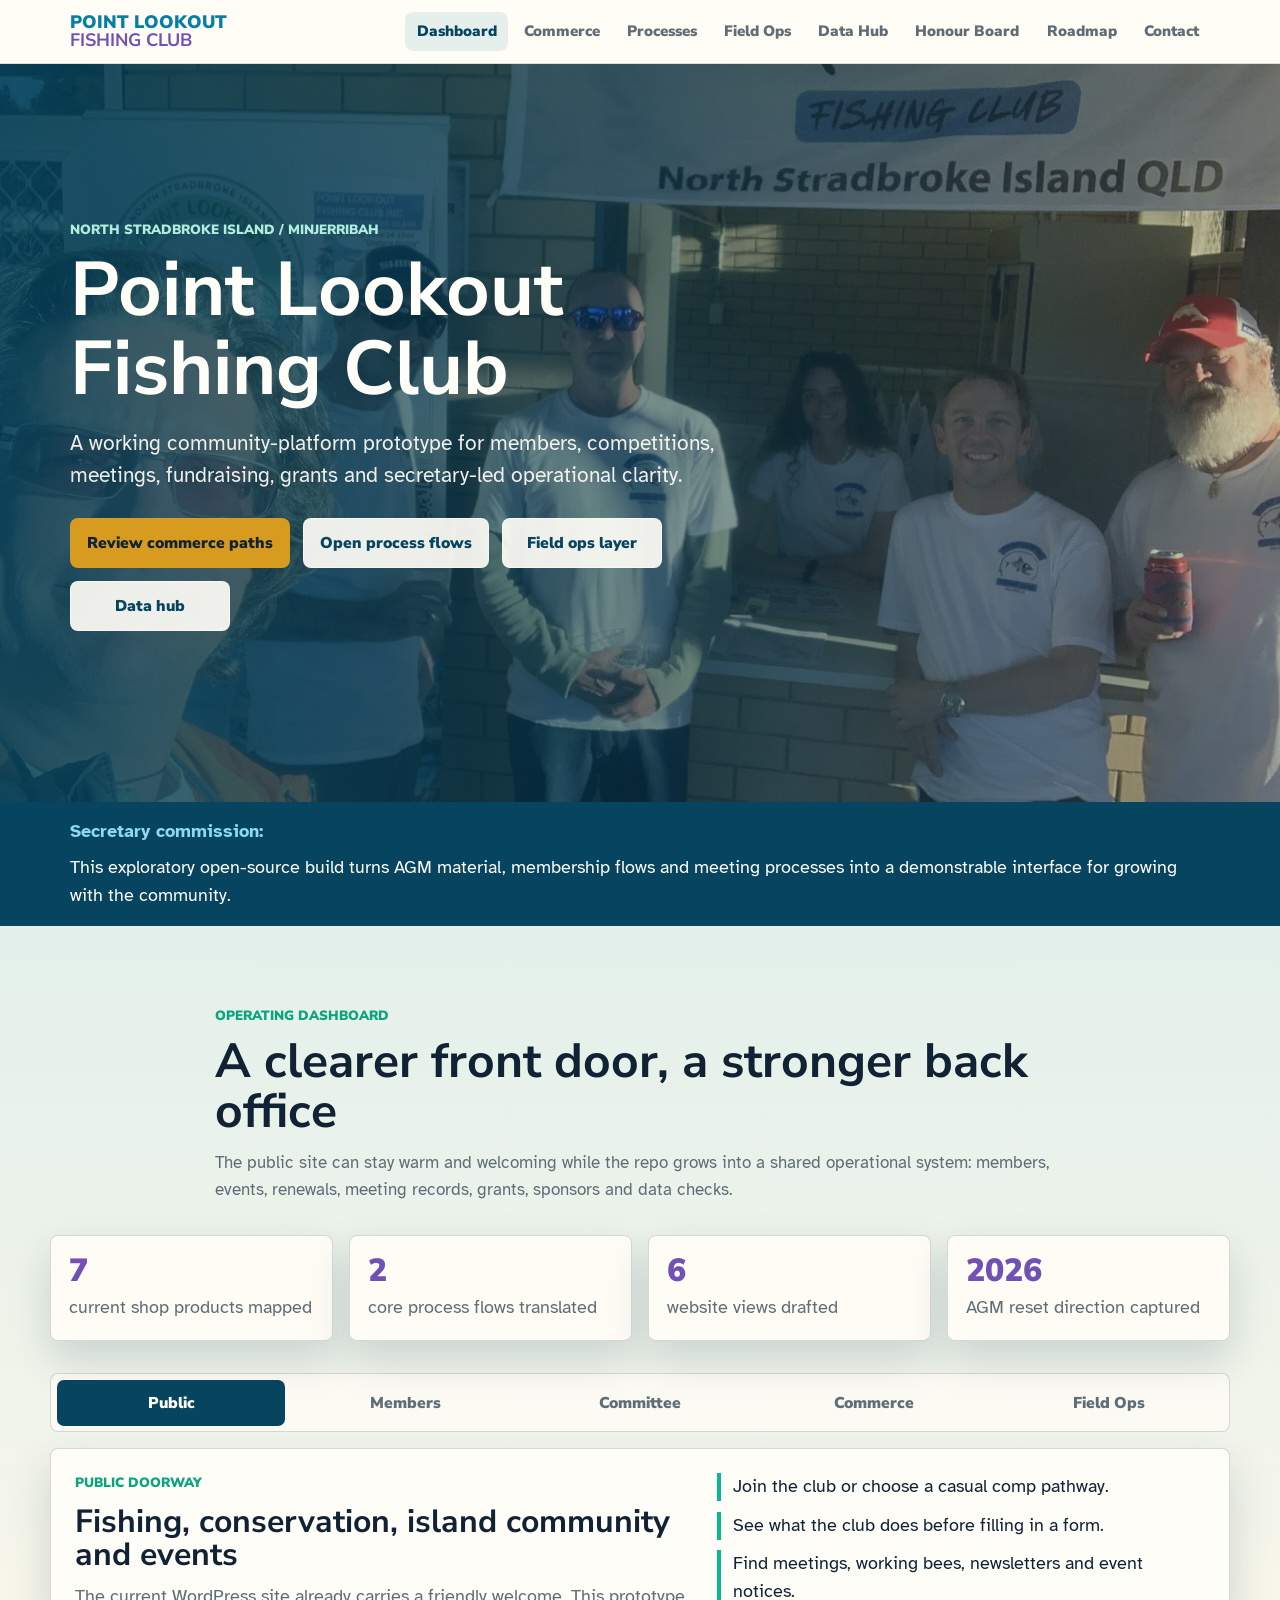
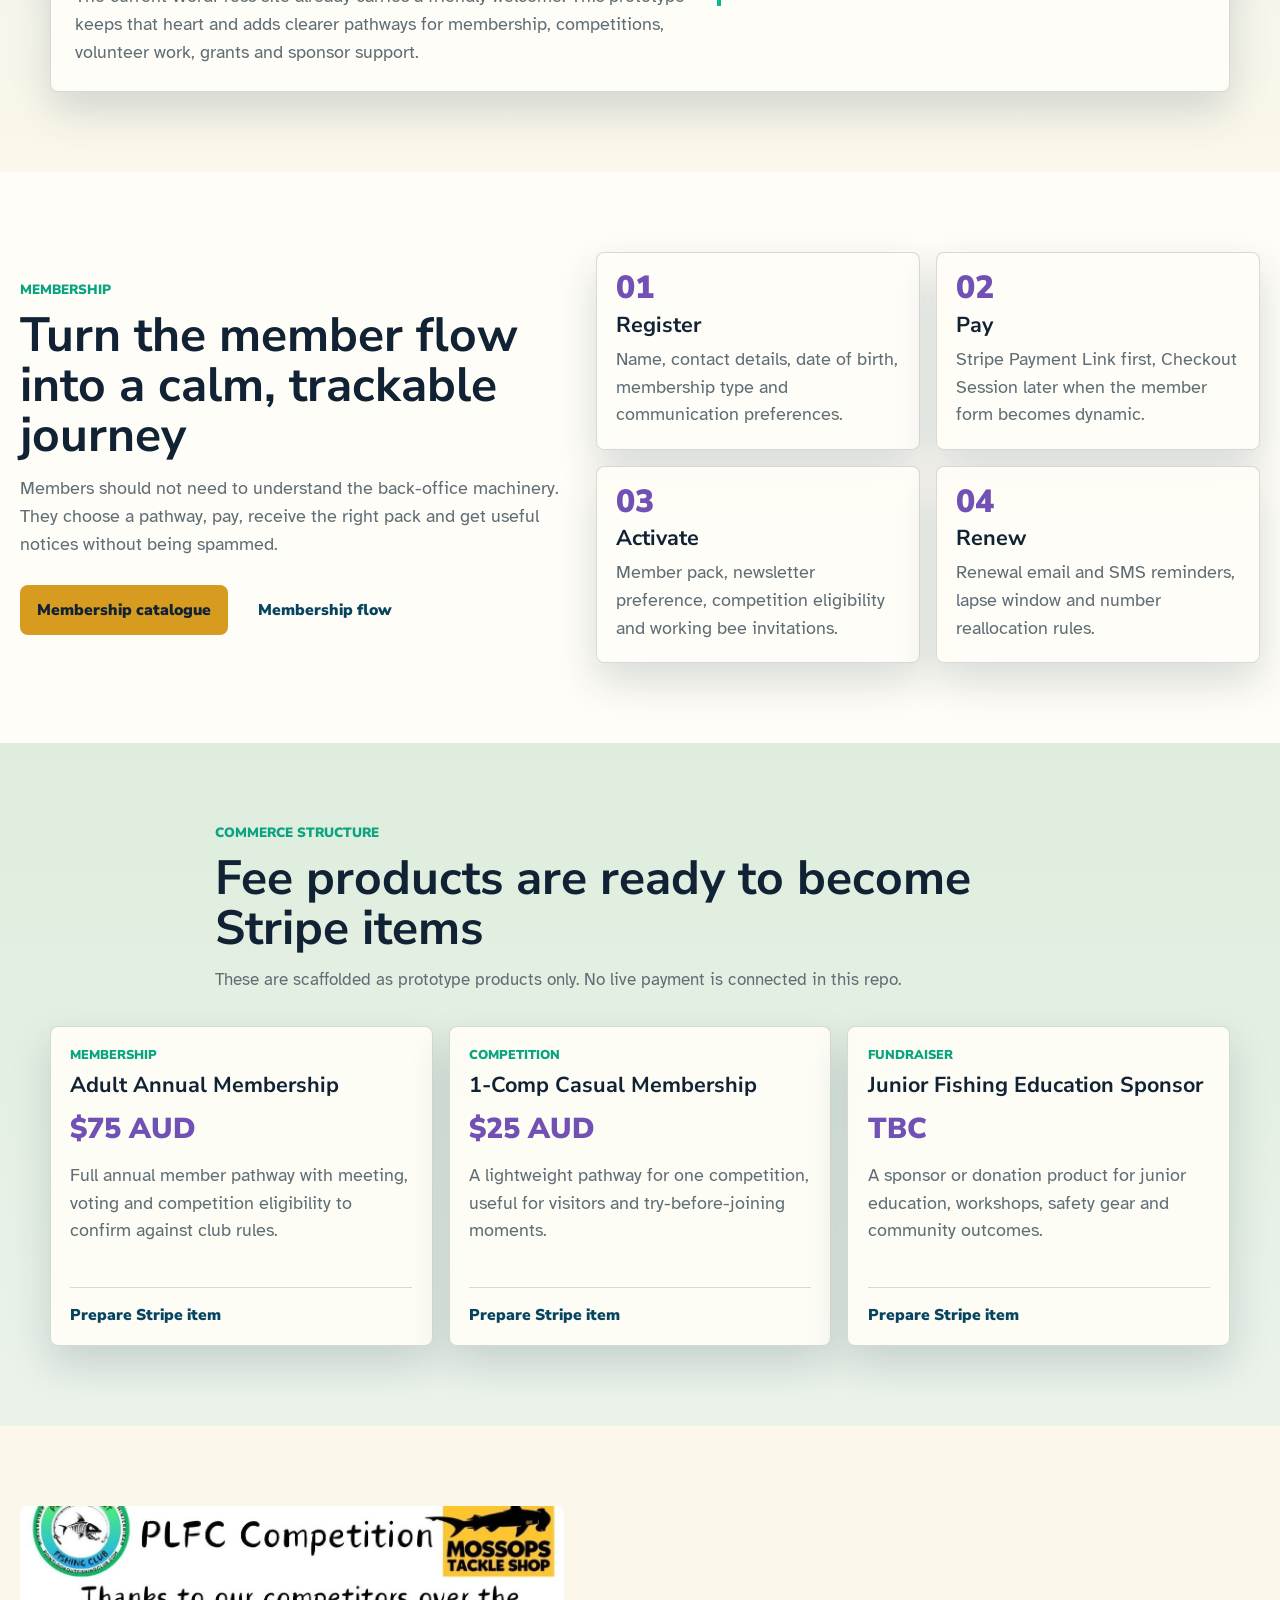
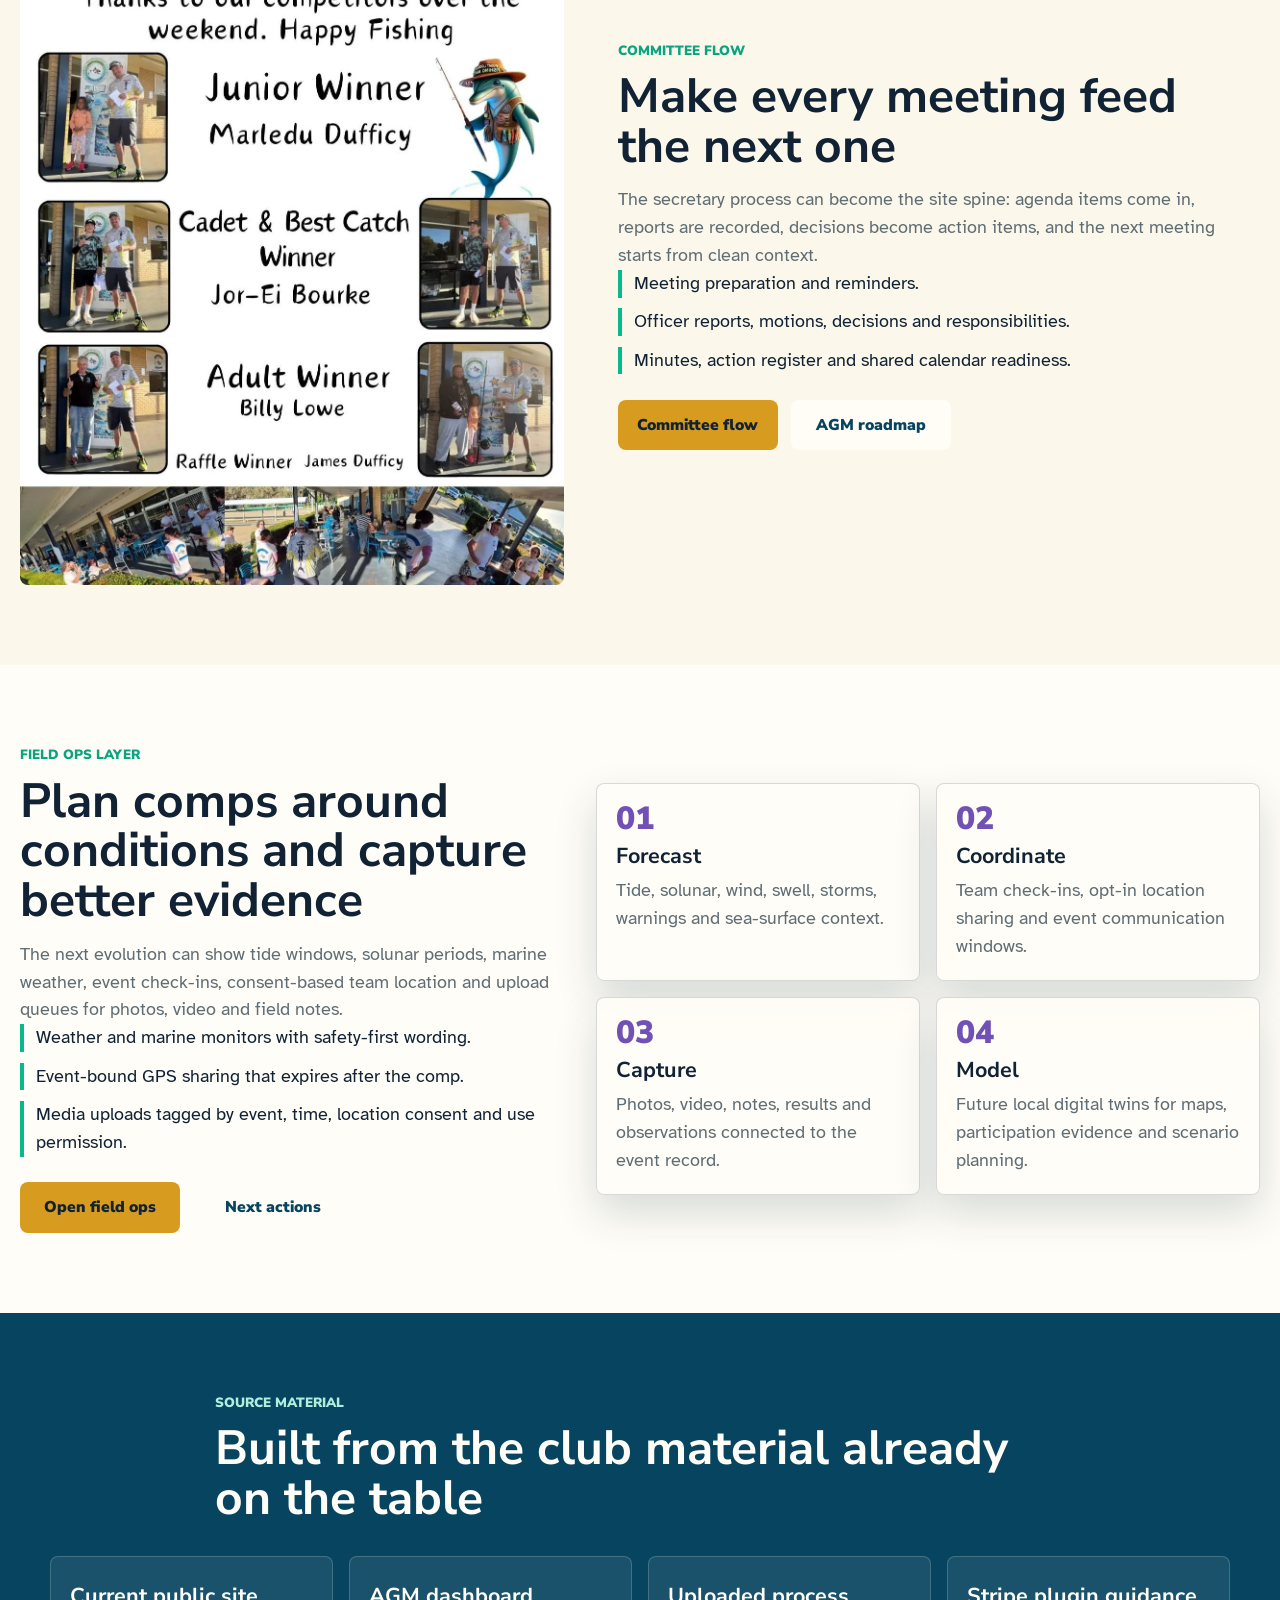
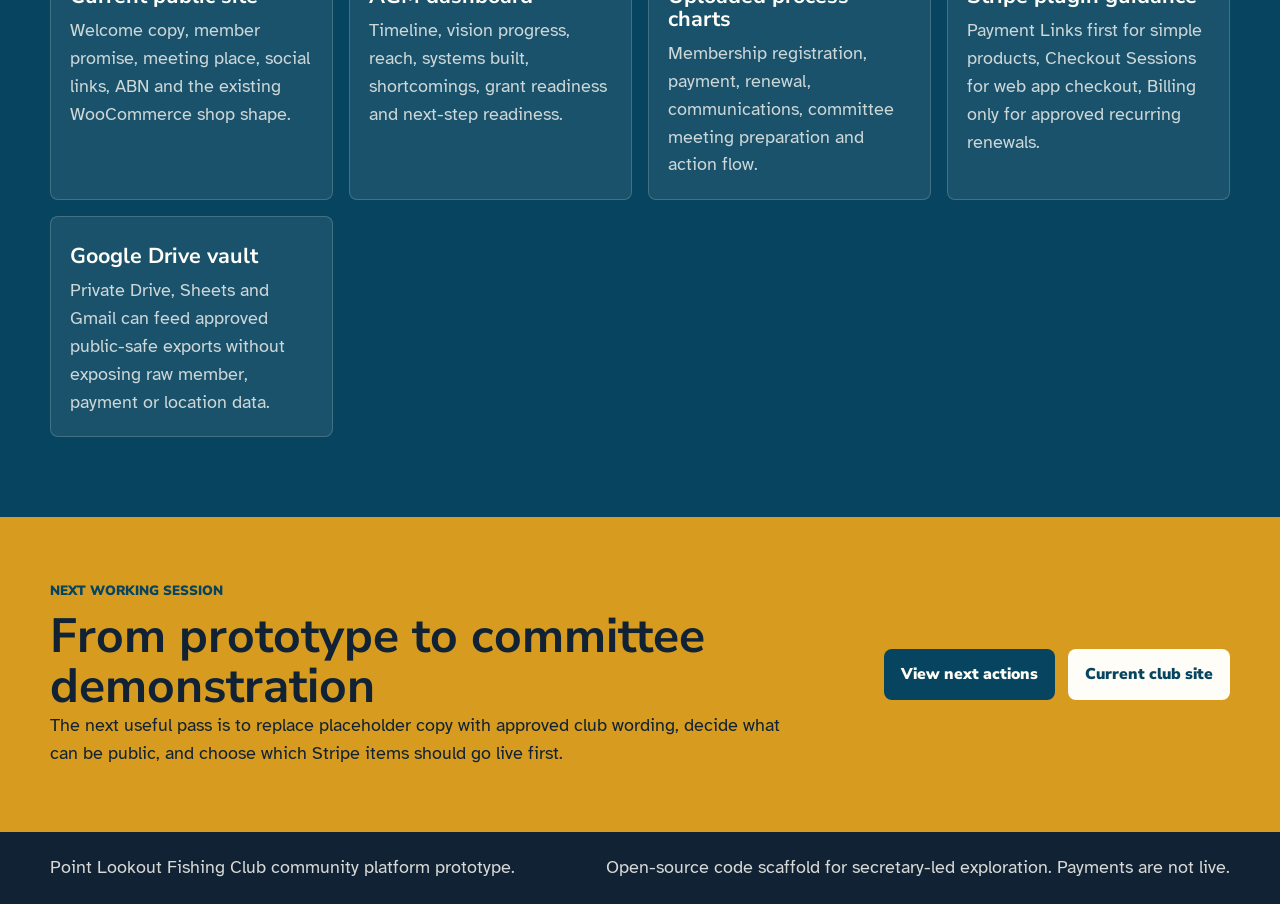
<file: index.html>
<!doctype html>
<html lang="en-AU">
  <head>
    <meta charset="utf-8">
    <meta name="viewport" content="width=device-width, initial-scale=1">
    <meta name="description" content="Exploratory open-source website prototype for Point Lookout Fishing Club, built around member journeys, committee flows, AGM data and Stripe-ready commerce pathways.">
    <meta property="og:title" content="Point Lookout Fishing Club Community Platform">
    <meta property="og:description" content="A daylight ocean and island governance prototype for membership, competitions, meetings, fundraising and community growth.">
    <meta property="og:image" content="assets/club-competition-morning.webp">
    <title>Point Lookout Fishing Club | Community Platform Prototype</title>
    <link rel="preconnect" href="https://fonts.googleapis.com">
    <link rel="preconnect" href="https://fonts.gstatic.com" crossorigin>
    <link href="https://fonts.googleapis.com/css2?family=Atkinson+Hyperlegible:wght@400;700&family=Nunito+Sans:wght@700;800;900&display=swap" rel="stylesheet">
    <link rel="stylesheet" href="styles.css">
    <link rel="icon" type="image/png" sizes="32x32" href="assets/favicon-raster-32.png">
    <link rel="icon" type="image/png" sizes="192x192" href="assets/favicon-raster-192.png">
    <link rel="apple-touch-icon" sizes="180x180" href="assets/apple-touch-icon-raster-180.png">
</head>
  <body>
    <a class="skip-link" href="#main">Skip to content</a>

    <header class="site-header">
      <nav class="nav" aria-label="Main navigation">
        <a class="brand-mark" href="index.html" aria-label="Point Lookout Fishing Club home">
          <span>Point Lookout</span>
          <strong>Fishing Club</strong>
        </a>
        <button class="nav-toggle" type="button" aria-expanded="false" aria-controls="nav-links">
          Menu
        </button>
        <div class="nav-links" id="nav-links">
          <a aria-current="page" href="index.html">Dashboard</a>
          <a href="commerce.html">Commerce</a>
          <a href="processes.html">Processes</a>
          <a href="field-ops.html">Field Ops</a>
          <a href="data-hub.html">Data Hub</a>
          <a href="honour-board.html">Honour Board</a>
          <a href="roadmap.html">Roadmap</a>
          <a href="#contact">Contact</a>
        </div>
      </nav>
    </header>

    <main id="main">
      <section class="hero" aria-labelledby="hero-title">
        <img class="hero-image" src="assets/club-competition-morning.webp" alt="Point Lookout Fishing Club competition photo near the water" width="1800" height="1350">
        <div class="hero-shade" aria-hidden="true"></div>
        <div class="hero-copy">
          <p class="eyebrow">North Stradbroke Island / Minjerribah</p>
          <h1 id="hero-title">Point Lookout Fishing Club</h1>
          <p class="hero-lede">
            A working community-platform prototype for members, competitions, meetings, fundraising, grants and secretary-led operational clarity.
          </p>
          <div class="hero-actions" aria-label="Primary actions">
            <a class="button primary" href="commerce.html">Review commerce paths</a>
            <a class="button secondary" href="processes.html">Open process flows</a>
            <a class="button secondary" href="field-ops.html">Field ops layer</a>
            <a class="button secondary" href="data-hub.html">Data hub</a>
          </div>
        </div>
      </section>

      <section class="intro-band" aria-label="Prototype commission note">
        <div>
          <strong>Secretary commission:</strong>
          <span>This exploratory open-source build turns AGM material, membership flows and meeting processes into a demonstrable interface for growing with the community.</span>
        </div>
      </section>

      <section class="section dashboard-section" id="dashboard" aria-labelledby="dashboard-title">
        <div class="section-heading">
          <p class="eyebrow">Operating dashboard</p>
          <h2 id="dashboard-title">A clearer front door, a stronger back office</h2>
          <p>
            The public site can stay warm and welcoming while the repo grows into a shared operational system: members, events, renewals, meeting records, grants, sponsors and data checks.
          </p>
        </div>

        <div class="metric-strip" aria-label="Prototype summary metrics">
          <article>
            <span>7</span>
            <p>current shop products mapped</p>
          </article>
          <article>
            <span>2</span>
            <p>core process flows translated</p>
          </article>
          <article>
            <span>6</span>
            <p>website views drafted</p>
          </article>
          <article>
            <span>2026</span>
            <p>AGM reset direction captured</p>
          </article>
        </div>

        <div class="view-tabs" role="tablist" aria-label="Prototype views">
          <button id="tab-public" class="is-active" type="button" role="tab" aria-selected="true" aria-controls="view-public" data-view-tab="public">Public</button>
          <button id="tab-members" type="button" role="tab" aria-selected="false" aria-controls="view-members" data-view-tab="members">Members</button>
          <button id="tab-committee" type="button" role="tab" aria-selected="false" aria-controls="view-committee" data-view-tab="committee">Committee</button>
          <button id="tab-commerce" type="button" role="tab" aria-selected="false" aria-controls="view-commerce" data-view-tab="commerce">Commerce</button>
          <button id="tab-field" type="button" role="tab" aria-selected="false" aria-controls="view-field" data-view-tab="field">Field Ops</button>
        </div>

        <div class="prototype-panels">
          <section id="view-public" class="prototype-panel" role="tabpanel" aria-labelledby="tab-public" data-view-panel="public">
            <div>
              <p class="eyebrow">Public doorway</p>
              <h3>Fishing, conservation, island community and events</h3>
              <p>
                The current WordPress site already carries a friendly welcome. This prototype keeps that heart and adds clearer pathways for membership, competitions, volunteer work, grants and sponsor support.
              </p>
            </div>
            <ul class="signal-list">
              <li>Join the club or choose a casual comp pathway.</li>
              <li>See what the club does before filling in a form.</li>
              <li>Find meetings, working bees, newsletters and event notices.</li>
            </ul>
          </section>

          <section id="view-members" class="prototype-panel" role="tabpanel" aria-labelledby="tab-members" data-view-panel="members" hidden>
            <div>
              <p class="eyebrow">Member journey</p>
              <h3>Registration, payment, profile, renewal and notices</h3>
              <p>
                The membership flow chart becomes a website journey: collect the right details once, take payment clearly, trigger the correct pack, and prepare renewals without manual chasing.
              </p>
            </div>
            <ul class="signal-list">
              <li>Adult, cadet, junior, social and casual comp pathways.</li>
              <li>Email and SMS readiness for renewals, birthday offers and meeting notices.</li>
              <li>Preferences for newsletters, volunteering and working bees.</li>
            </ul>
          </section>

          <section id="view-committee" class="prototype-panel" role="tabpanel" aria-labelledby="tab-committee" data-view-panel="committee" hidden>
            <div>
              <p class="eyebrow">Committee rhythm</p>
              <h3>Agenda, recording, minutes, actions and next meeting</h3>
              <p>
                The meeting flow becomes a repeatable secretary system: prepare the agenda, remind people, record decisions, assign responsibility and carry actions into the next meeting.
              </p>
            </div>
            <ul class="signal-list">
              <li>Agenda intake and previous minutes review.</li>
              <li>Quorum, reports, motions, decisions and action items.</li>
              <li>Shared calendar, task register and meeting pack path.</li>
            </ul>
          </section>

          <section id="view-commerce" class="prototype-panel" role="tabpanel" aria-labelledby="tab-commerce" data-view-panel="commerce" hidden>
            <div>
              <p class="eyebrow">Stripe-ready commerce</p>
              <h3>Memberships, comp fees, fundraisers and merch</h3>
              <p>
                The first commerce layer is intentionally simple: prepare clear products and Payment Link placeholders now, then add Checkout Sessions when forms and member records are ready.
              </p>
            </div>
            <ul class="signal-list">
              <li>Membership and casual competition products mapped from the current shop.</li>
              <li>Fundraising and merchandise pages ready for Stripe Prices.</li>
              <li>Renewals can grow into Billing subscriptions if the club wants automatic annual renewal.</li>
            </ul>
          </section>

          <section id="view-field" class="prototype-panel" role="tabpanel" aria-labelledby="tab-field" data-view-panel="field" hidden>
            <div>
              <p class="eyebrow">Field ops and data</p>
              <h3>Solunar, tide, weather, team location and media capture</h3>
              <p>
                A future field layer can combine tide windows, weather monitors, opt-in team GPS and competition media uploads into a useful record for safety, storytelling and later local digital-twin mapping.
              </p>
            </div>
            <ul class="signal-list">
              <li>Solunar and tide calendar as planning context, not navigation advice.</li>
              <li>Weather watch for wind, swell, warnings, storms, rain and sea conditions.</li>
              <li>Consent-based location sharing and media uploads for competition records.</li>
            </ul>
          </section>
        </div>
      </section>

      <section class="section split-section pale" aria-labelledby="member-title">
        <div class="split-copy">
          <p class="eyebrow">Membership</p>
          <h2 id="member-title">Turn the member flow into a calm, trackable journey</h2>
          <p>
            Members should not need to understand the back-office machinery. They choose a pathway, pay, receive the right pack and get useful notices without being spammed.
          </p>
          <div class="inline-actions">
            <a class="button primary" href="commerce.html#memberships">Membership catalogue</a>
            <a class="button secondary" href="processes.html#membership-flow">Membership flow</a>
          </div>
        </div>
        <div class="journey-steps" aria-label="Member journey summary">
          <article>
            <span>01</span>
            <h3>Register</h3>
            <p>Name, contact details, date of birth, membership type and communication preferences.</p>
          </article>
          <article>
            <span>02</span>
            <h3>Pay</h3>
            <p>Stripe Payment Link first, Checkout Session later when the member form becomes dynamic.</p>
          </article>
          <article>
            <span>03</span>
            <h3>Activate</h3>
            <p>Member pack, newsletter preference, competition eligibility and working bee invitations.</p>
          </article>
          <article>
            <span>04</span>
            <h3>Renew</h3>
            <p>Renewal email and SMS reminders, lapse window and number reallocation rules.</p>
          </article>
        </div>
      </section>

      <section class="section commerce-preview" aria-labelledby="commerce-title">
        <div class="section-heading">
          <p class="eyebrow">Commerce structure</p>
          <h2 id="commerce-title">Fee products are ready to become Stripe items</h2>
          <p>
            These are scaffolded as prototype products only. No live payment is connected in this repo.
          </p>
        </div>
        <div class="price-grid">
          <article class="price-item">
            <p class="category">Membership</p>
            <h3>Adult Annual Membership</h3>
            <p class="price">$75 AUD</p>
            <p>Full annual member pathway with meeting, voting and competition eligibility to confirm against club rules.</p>
            <button class="text-button" type="button" data-commerce-open data-product="Adult Annual Membership" data-price="$75 AUD" data-mode="Payment Link or Checkout Session" data-note="Map to a one-time Stripe Price first. Add Billing later only if annual auto-renewal is approved.">Prepare Stripe item</button>
          </article>
          <article class="price-item">
            <p class="category">Competition</p>
            <h3>1-Comp Casual Membership</h3>
            <p class="price">$25 AUD</p>
            <p>A lightweight pathway for one competition, useful for visitors and try-before-joining moments.</p>
            <button class="text-button" type="button" data-commerce-open data-product="1-Comp Casual Membership" data-price="$25 AUD" data-mode="Payment Link" data-note="Good first Stripe Payment Link candidate because it is simple and low-friction.">Prepare Stripe item</button>
          </article>
          <article class="price-item">
            <p class="category">Fundraiser</p>
            <h3>Junior Fishing Education Sponsor</h3>
            <p class="price">TBC</p>
            <p>A sponsor or donation product for junior education, workshops, safety gear and community outcomes.</p>
            <button class="text-button" type="button" data-commerce-open data-product="Junior Fishing Education Sponsor" data-price="Amount TBC" data-mode="Payment Link with adjustable donation option" data-note="Can start as fixed tiers, then become a donation-style Checkout Session when backend support is added.">Prepare Stripe item</button>
          </article>
        </div>
      </section>

      <section class="section split-section" aria-labelledby="meetings-title">
        <figure class="image-panel">
          <img src="assets/club-wrap-up.webp" alt="Point Lookout Fishing Club wrap-up visual" width="1131" height="1600" loading="lazy">
        </figure>
        <div class="split-copy">
          <p class="eyebrow">Committee flow</p>
          <h2 id="meetings-title">Make every meeting feed the next one</h2>
          <p>
            The secretary process can become the site spine: agenda items come in, reports are recorded, decisions become action items, and the next meeting starts from clean context.
          </p>
          <ul class="check-list">
            <li>Meeting preparation and reminders.</li>
            <li>Officer reports, motions, decisions and responsibilities.</li>
            <li>Minutes, action register and shared calendar readiness.</li>
          </ul>
          <div class="inline-actions">
            <a class="button primary" href="processes.html#meeting-flow">Committee flow</a>
            <a class="button secondary" href="roadmap.html">AGM roadmap</a>
          </div>
        </div>
      </section>

      <section class="section split-section pale" aria-labelledby="field-title">
        <div class="split-copy">
          <p class="eyebrow">Field ops layer</p>
          <h2 id="field-title">Plan comps around conditions and capture better evidence</h2>
          <p>
            The next evolution can show tide windows, solunar periods, marine weather, event check-ins, consent-based team location and upload queues for photos, video and field notes.
          </p>
          <ul class="check-list">
            <li>Weather and marine monitors with safety-first wording.</li>
            <li>Event-bound GPS sharing that expires after the comp.</li>
            <li>Media uploads tagged by event, time, location consent and use permission.</li>
          </ul>
          <div class="inline-actions">
            <a class="button primary" href="field-ops.html">Open field ops</a>
            <a class="button secondary" href="roadmap.html#next-actions">Next actions</a>
          </div>
        </div>
        <div class="journey-steps" aria-label="Field ops summary">
          <article>
            <span>01</span>
            <h3>Forecast</h3>
            <p>Tide, solunar, wind, swell, storms, warnings and sea-surface context.</p>
          </article>
          <article>
            <span>02</span>
            <h3>Coordinate</h3>
            <p>Team check-ins, opt-in location sharing and event communication windows.</p>
          </article>
          <article>
            <span>03</span>
            <h3>Capture</h3>
            <p>Photos, video, notes, results and observations connected to the event record.</p>
          </article>
          <article>
            <span>04</span>
            <h3>Model</h3>
            <p>Future local digital twins for maps, participation evidence and scenario planning.</p>
          </article>
        </div>
      </section>

      <section class="section evidence-band" aria-labelledby="evidence-title">
        <div class="section-heading">
          <p class="eyebrow">Source material</p>
          <h2 id="evidence-title">Built from the club material already on the table</h2>
        </div>
        <div class="evidence-grid">
          <article>
            <h3>Current public site</h3>
            <p>Welcome copy, member promise, meeting place, social links, ABN and the existing WooCommerce shop shape.</p>
          </article>
          <article>
            <h3>AGM dashboard</h3>
            <p>Timeline, vision progress, reach, systems built, shortcomings, grant readiness and next-step readiness.</p>
          </article>
          <article>
            <h3>Uploaded process charts</h3>
            <p>Membership registration, payment, renewal, communications, committee meeting preparation and action flow.</p>
          </article>
          <article>
            <h3>Stripe plugin guidance</h3>
            <p>Payment Links first for simple products, Checkout Sessions for web app checkout, Billing only for approved recurring renewals.</p>
          </article>
          <article>
            <h3>Google Drive vault</h3>
            <p>Private Drive, Sheets and Gmail can feed approved public-safe exports without exposing raw member, payment or location data.</p>
          </article>
        </div>
      </section>

      <section class="contact-section" id="contact" aria-labelledby="contact-title">
        <div>
          <p class="eyebrow">Next working session</p>
          <h2 id="contact-title">From prototype to committee demonstration</h2>
          <p>
            The next useful pass is to replace placeholder copy with approved club wording, decide what can be public, and choose which Stripe items should go live first.
          </p>
        </div>
        <div class="contact-actions">
          <a class="button primary" href="roadmap.html#next-actions">View next actions</a>
          <a class="button secondary" href="https://pointlookoutfishingclub.com" target="_blank" rel="noopener noreferrer">Current club site</a>
        </div>
      </section>
    </main>

    <dialog class="commerce-dialog" id="commerce-dialog" aria-labelledby="commerce-dialog-title">
      <form method="dialog" class="dialog-panel">
        <button class="dialog-close" value="close" aria-label="Close commerce setup note">x</button>
        <p class="eyebrow">Stripe setup note</p>
        <h2 id="commerce-dialog-title">Product</h2>
        <p class="dialog-price" id="commerce-dialog-price"></p>
        <p id="commerce-dialog-mode"></p>
        <p id="commerce-dialog-note"></p>
        <div class="inline-actions">
          <a class="button primary" href="commerce.html">Open commerce page</a>
          <button class="button secondary" type="button" data-copy-commerce>Copy setup note</button>
        </div>
      </form>
    </dialog>

    <footer class="site-footer">
      <p>Point Lookout Fishing Club community platform prototype.</p>
      <p>Open-source code scaffold for secretary-led exploration. Payments are not live.</p>
    </footer>

    <button class="to-top" type="button" data-to-top aria-label="Back to top">Top</button>
    <script src="script.js"></script>
  </body>
</html>
</file>
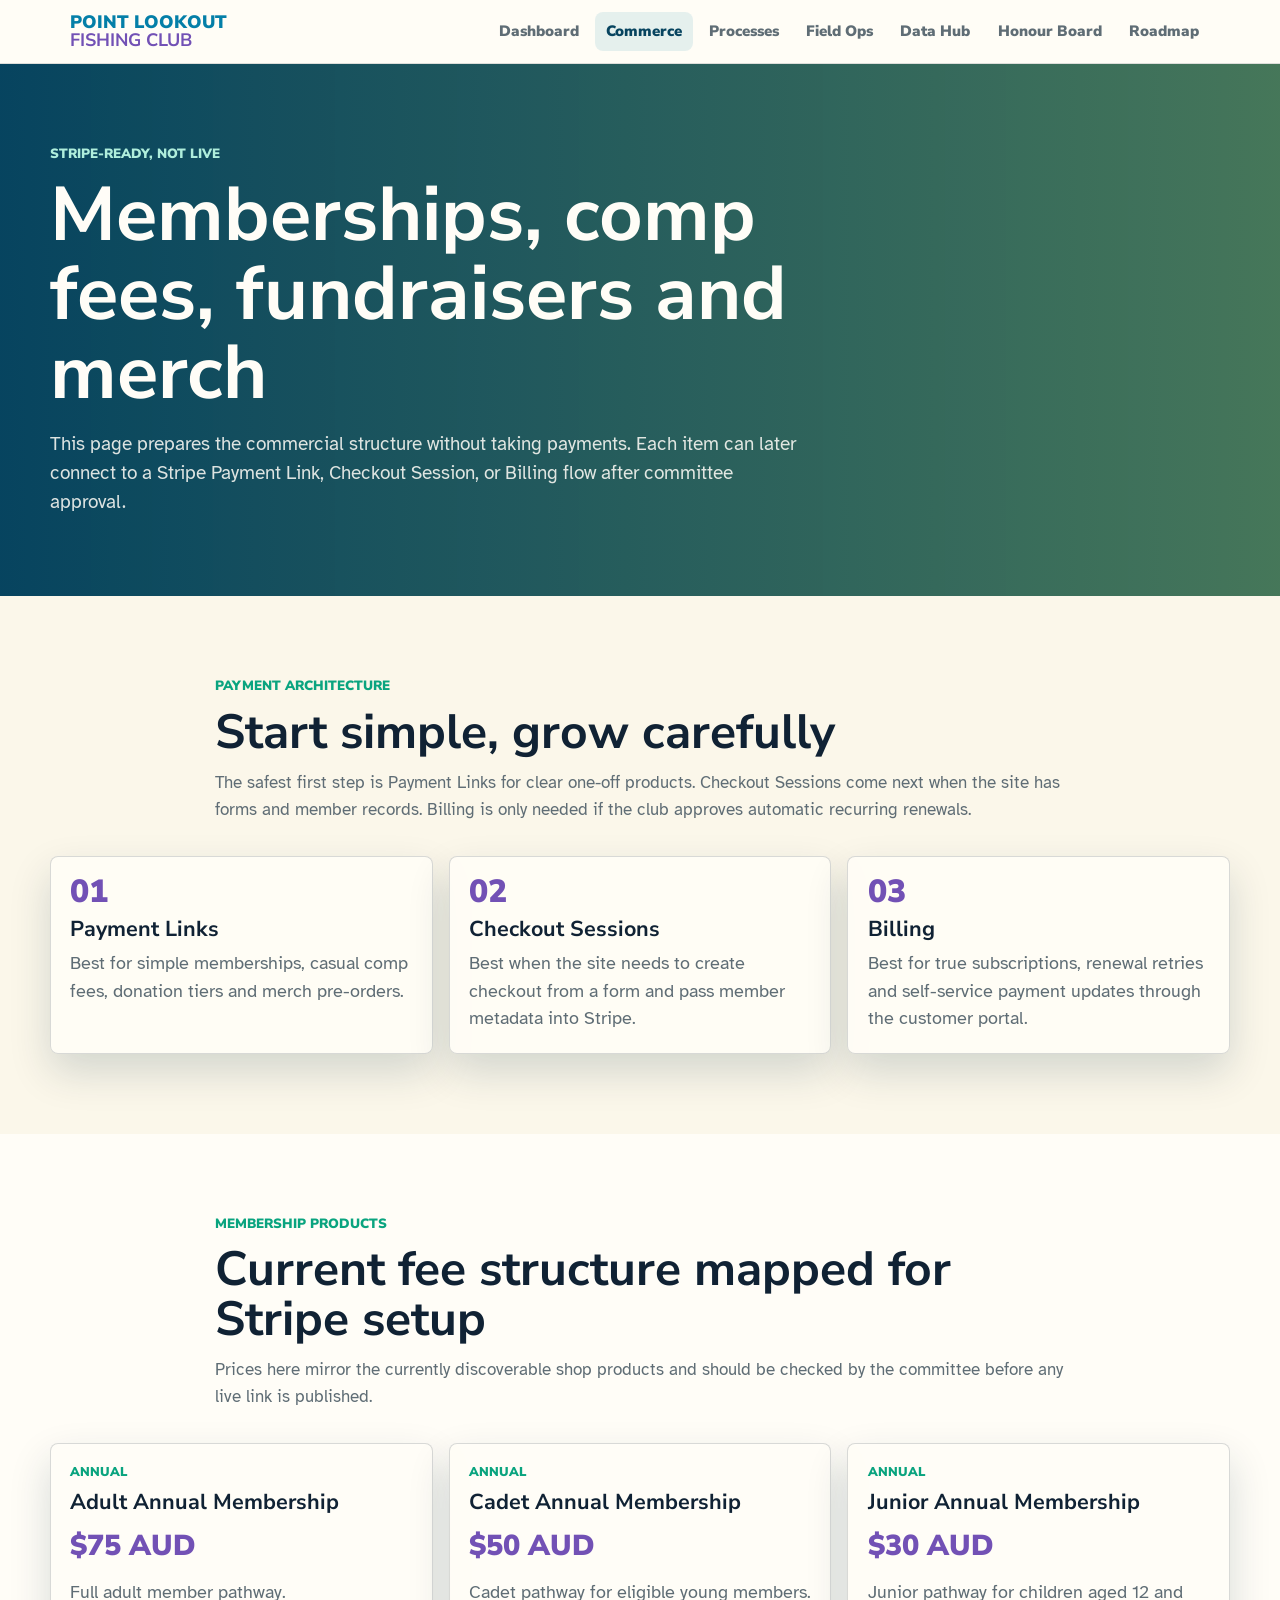
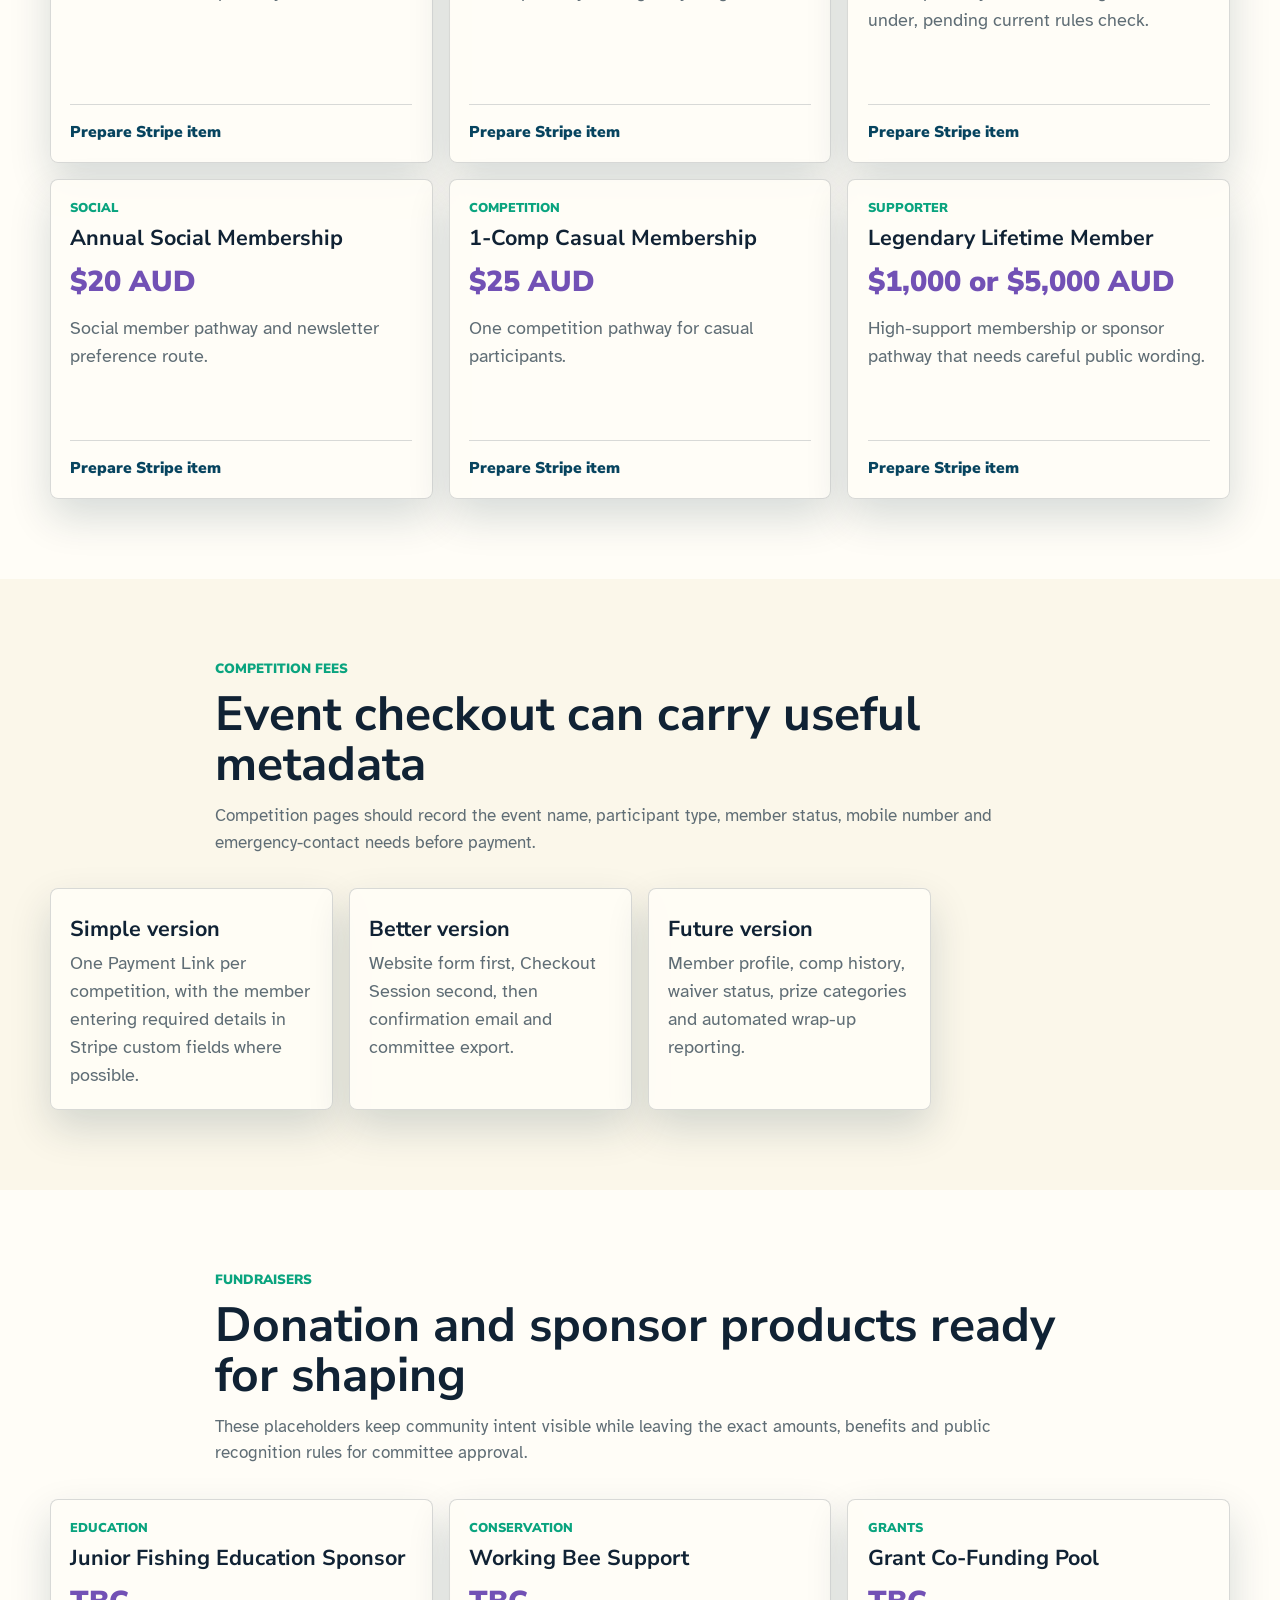
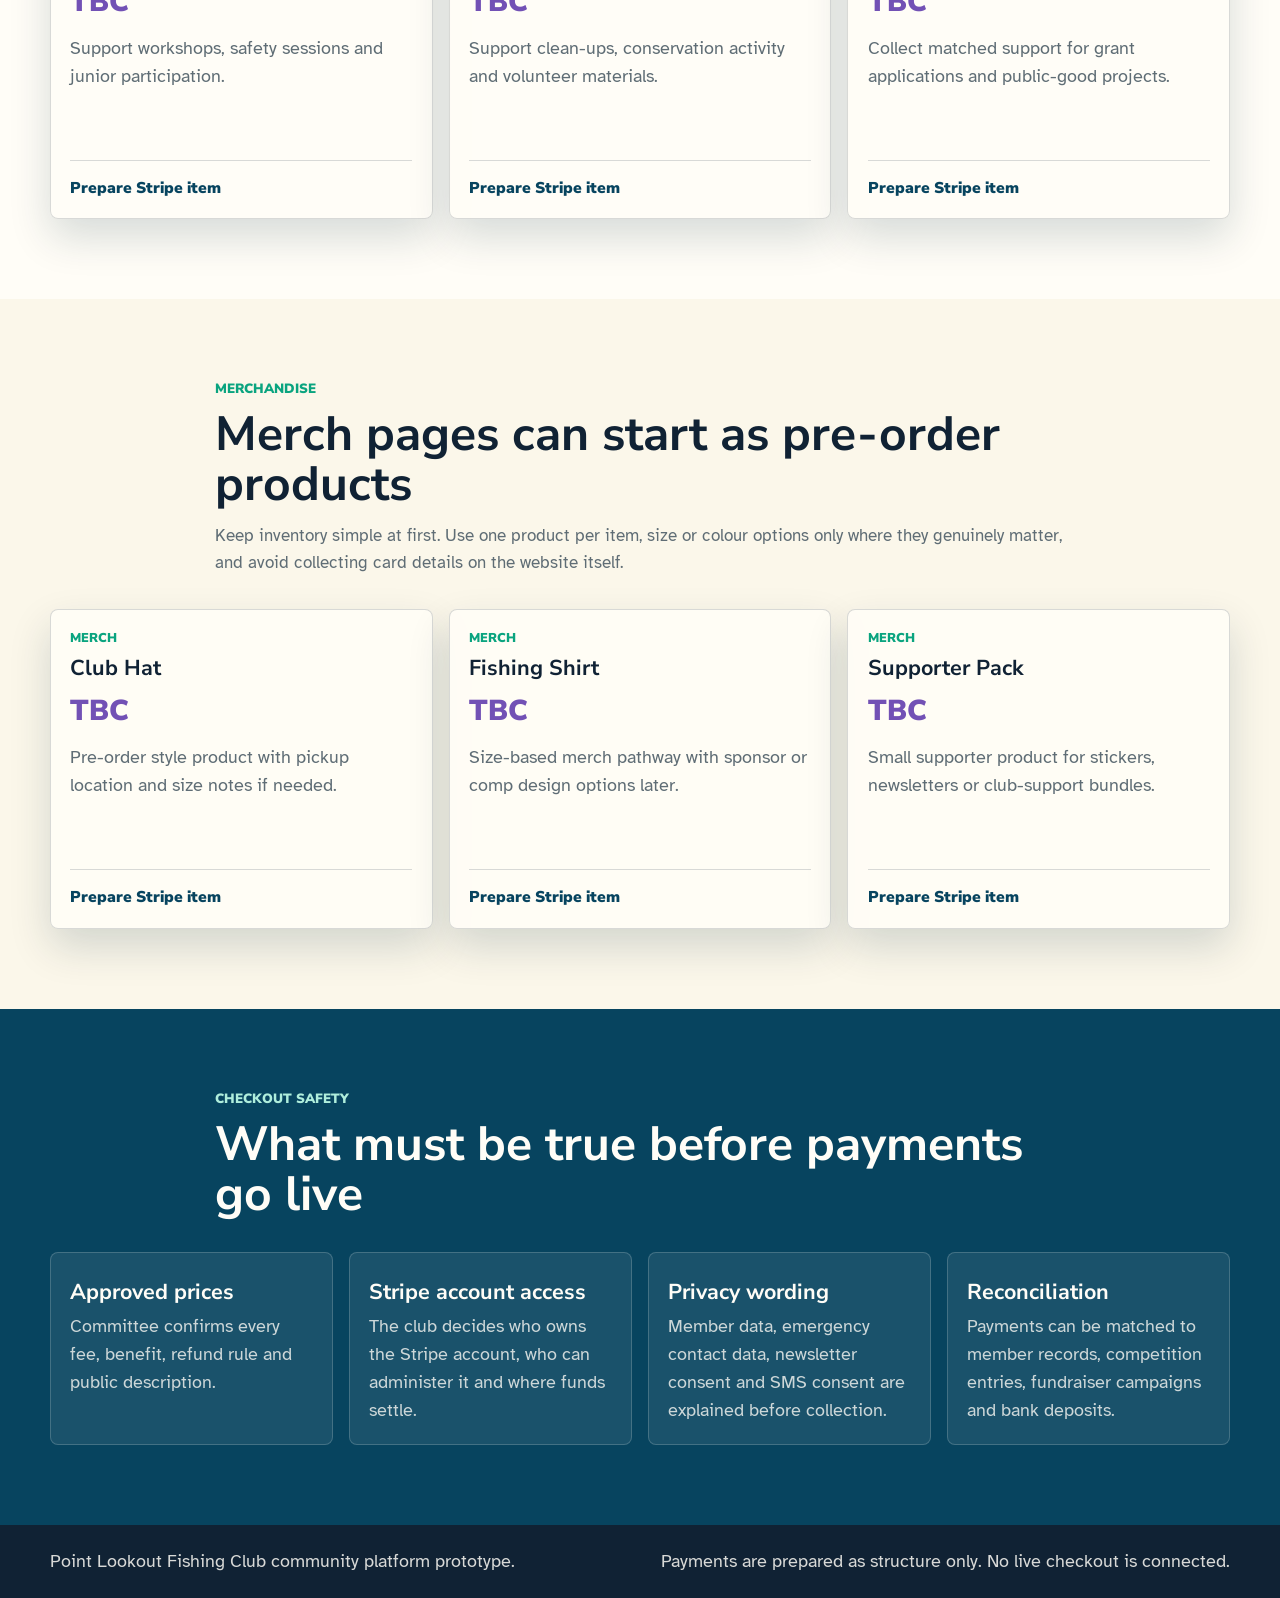
<file: commerce.html>
<!doctype html>
<html lang="en-AU">
  <head>
    <meta charset="utf-8">
    <meta name="viewport" content="width=device-width, initial-scale=1">
    <meta name="description" content="Stripe-ready commerce scaffold for Point Lookout Fishing Club memberships, competition fees, fundraisers and merchandise.">
    <title>Commerce | Point Lookout Fishing Club</title>
    <link rel="preconnect" href="https://fonts.googleapis.com">
    <link rel="preconnect" href="https://fonts.gstatic.com" crossorigin>
    <link href="https://fonts.googleapis.com/css2?family=Atkinson+Hyperlegible:wght@400;700&family=Nunito+Sans:wght@700;800;900&display=swap" rel="stylesheet">
    <link rel="stylesheet" href="styles.css">
    <link rel="icon" href="assets/favicon.svg" type="image/svg+xml">
  <link rel="shortcut icon" href="assets/favicon.ico" type="image/x-icon">
</head>
  <body>
    <a class="skip-link" href="#main">Skip to content</a>

    <header class="site-header">
      <nav class="nav" aria-label="Main navigation">
        <a class="brand-mark" href="index.html" aria-label="Point Lookout Fishing Club home">
          <span>Point Lookout</span>
          <strong>Fishing Club</strong>
        </a>
        <button class="nav-toggle" type="button" aria-expanded="false" aria-controls="nav-links">
          Menu
        </button>
        <div class="nav-links" id="nav-links">
          <a href="index.html">Dashboard</a>
          <a aria-current="page" href="commerce.html">Commerce</a>
          <a href="processes.html">Processes</a>
          <a href="field-ops.html">Field Ops</a>
          <a href="data-hub.html">Data Hub</a>
          <a href="honour-board.html">Honour Board</a>
          <a href="roadmap.html">Roadmap</a>
        </div>
      </nav>
    </header>

    <main id="main">
      <section class="page-hero commerce-hero" aria-labelledby="commerce-title">
        <div>
          <p class="eyebrow">Stripe-ready, not live</p>
          <h1 id="commerce-title">Memberships, comp fees, fundraisers and merch</h1>
          <p>
            This page prepares the commercial structure without taking payments. Each item can later connect to a Stripe Payment Link, Checkout Session, or Billing flow after committee approval.
          </p>
        </div>
      </section>

      <section class="section commerce-method" aria-labelledby="method-title">
        <div class="section-heading">
          <p class="eyebrow">Payment architecture</p>
          <h2 id="method-title">Start simple, grow carefully</h2>
          <p>
            The safest first step is Payment Links for clear one-off products. Checkout Sessions come next when the site has forms and member records. Billing is only needed if the club approves automatic recurring renewals.
          </p>
        </div>
        <div class="method-grid">
          <article>
            <span>01</span>
            <h3>Payment Links</h3>
            <p>Best for simple memberships, casual comp fees, donation tiers and merch pre-orders.</p>
          </article>
          <article>
            <span>02</span>
            <h3>Checkout Sessions</h3>
            <p>Best when the site needs to create checkout from a form and pass member metadata into Stripe.</p>
          </article>
          <article>
            <span>03</span>
            <h3>Billing</h3>
            <p>Best for true subscriptions, renewal retries and self-service payment updates through the customer portal.</p>
          </article>
        </div>
      </section>

      <section class="section pale" id="memberships" aria-labelledby="memberships-title">
        <div class="section-heading">
          <p class="eyebrow">Membership products</p>
          <h2 id="memberships-title">Current fee structure mapped for Stripe setup</h2>
          <p>
            Prices here mirror the currently discoverable shop products and should be checked by the committee before any live link is published.
          </p>
        </div>
        <div class="catalogue-grid">
          <article class="price-item">
            <p class="category">Annual</p>
            <h3>Adult Annual Membership</h3>
            <p class="price">$75 AUD</p>
            <p>Full adult member pathway.</p>
            <button class="text-button" type="button" data-commerce-open data-product="Adult Annual Membership" data-price="$75 AUD" data-mode="Payment Link now, Checkout Session later" data-note="Create a Stripe Product and one AUD Price. Add member type metadata: adult_annual.">Prepare Stripe item</button>
          </article>
          <article class="price-item">
            <p class="category">Annual</p>
            <h3>Cadet Annual Membership</h3>
            <p class="price">$50 AUD</p>
            <p>Cadet pathway for eligible young members.</p>
            <button class="text-button" type="button" data-commerce-open data-product="Cadet Annual Membership" data-price="$50 AUD" data-mode="Payment Link now, Checkout Session later" data-note="Create a Stripe Product and one AUD Price. Add member type metadata: cadet_annual.">Prepare Stripe item</button>
          </article>
          <article class="price-item">
            <p class="category">Annual</p>
            <h3>Junior Annual Membership</h3>
            <p class="price">$30 AUD</p>
            <p>Junior pathway for children aged 12 and under, pending current rules check.</p>
            <button class="text-button" type="button" data-commerce-open data-product="Junior Annual Membership" data-price="$30 AUD" data-mode="Payment Link now, Checkout Session later" data-note="Create a Stripe Product and one AUD Price. Add member type metadata: junior_annual.">Prepare Stripe item</button>
          </article>
          <article class="price-item">
            <p class="category">Social</p>
            <h3>Annual Social Membership</h3>
            <p class="price">$20 AUD</p>
            <p>Social member pathway and newsletter preference route.</p>
            <button class="text-button" type="button" data-commerce-open data-product="Annual Social Membership" data-price="$20 AUD" data-mode="Payment Link" data-note="Good first Payment Link item. Add member type metadata: social_annual.">Prepare Stripe item</button>
          </article>
          <article class="price-item">
            <p class="category">Competition</p>
            <h3>1-Comp Casual Membership</h3>
            <p class="price">$25 AUD</p>
            <p>One competition pathway for casual participants.</p>
            <button class="text-button" type="button" data-commerce-open data-product="1-Comp Casual Membership" data-price="$25 AUD" data-mode="Payment Link" data-note="Keep this low-friction. Metadata: casual_comp, comp_id when available.">Prepare Stripe item</button>
          </article>
          <article class="price-item">
            <p class="category">Supporter</p>
            <h3>Legendary Lifetime Member</h3>
            <p class="price">$1,000 or $5,000 AUD</p>
            <p>High-support membership or sponsor pathway that needs careful public wording.</p>
            <button class="text-button" type="button" data-commerce-open data-product="Legendary Lifetime Member" data-price="$1,000 or $5,000 AUD" data-mode="Payment Link with committee-approved copy" data-note="Use two separate Stripe Prices. Confirm benefits, tax treatment and public recognition wording before launch.">Prepare Stripe item</button>
          </article>
        </div>
      </section>

      <section class="section" id="competitions" aria-labelledby="competitions-title">
        <div class="section-heading">
          <p class="eyebrow">Competition fees</p>
          <h2 id="competitions-title">Event checkout can carry useful metadata</h2>
          <p>
            Competition pages should record the event name, participant type, member status, mobile number and emergency-contact needs before payment.
          </p>
        </div>
        <div class="flow-columns">
          <article>
            <h3>Simple version</h3>
            <p>One Payment Link per competition, with the member entering required details in Stripe custom fields where possible.</p>
          </article>
          <article>
            <h3>Better version</h3>
            <p>Website form first, Checkout Session second, then confirmation email and committee export.</p>
          </article>
          <article>
            <h3>Future version</h3>
            <p>Member profile, comp history, waiver status, prize categories and automated wrap-up reporting.</p>
          </article>
        </div>
      </section>

      <section class="section pale" id="fundraisers" aria-labelledby="fundraisers-title">
        <div class="section-heading">
          <p class="eyebrow">Fundraisers</p>
          <h2 id="fundraisers-title">Donation and sponsor products ready for shaping</h2>
          <p>
            These placeholders keep community intent visible while leaving the exact amounts, benefits and public recognition rules for committee approval.
          </p>
        </div>
        <div class="catalogue-grid">
          <article class="price-item">
            <p class="category">Education</p>
            <h3>Junior Fishing Education Sponsor</h3>
            <p class="price">TBC</p>
            <p>Support workshops, safety sessions and junior participation.</p>
            <button class="text-button" type="button" data-commerce-open data-product="Junior Fishing Education Sponsor" data-price="Amount TBC" data-mode="Payment Link tiers" data-note="Consider $50, $100 and $250 tiers once the committee approves the campaign.">Prepare Stripe item</button>
          </article>
          <article class="price-item">
            <p class="category">Conservation</p>
            <h3>Working Bee Support</h3>
            <p class="price">TBC</p>
            <p>Support clean-ups, conservation activity and volunteer materials.</p>
            <button class="text-button" type="button" data-commerce-open data-product="Working Bee Support" data-price="Amount TBC" data-mode="Payment Link or donation checkout" data-note="Use campaign metadata so funds can be reported clearly.">Prepare Stripe item</button>
          </article>
          <article class="price-item">
            <p class="category">Grants</p>
            <h3>Grant Co-Funding Pool</h3>
            <p class="price">TBC</p>
            <p>Collect matched support for grant applications and public-good projects.</p>
            <button class="text-button" type="button" data-commerce-open data-product="Grant Co-Funding Pool" data-price="Amount TBC" data-mode="Donation checkout with reporting metadata" data-note="Needs careful accounting and transparent public reporting before launch.">Prepare Stripe item</button>
          </article>
        </div>
      </section>

      <section class="section" id="merch" aria-labelledby="merch-title">
        <div class="section-heading">
          <p class="eyebrow">Merchandise</p>
          <h2 id="merch-title">Merch pages can start as pre-order products</h2>
          <p>
            Keep inventory simple at first. Use one product per item, size or colour options only where they genuinely matter, and avoid collecting card details on the website itself.
          </p>
        </div>
        <div class="catalogue-grid">
          <article class="price-item">
            <p class="category">Merch</p>
            <h3>Club Hat</h3>
            <p class="price">TBC</p>
            <p>Pre-order style product with pickup location and size notes if needed.</p>
            <button class="text-button" type="button" data-commerce-open data-product="Club Hat" data-price="Amount TBC" data-mode="Payment Link with shipping or pickup setting" data-note="Confirm inventory, fulfilment and pickup wording before publishing.">Prepare Stripe item</button>
          </article>
          <article class="price-item">
            <p class="category">Merch</p>
            <h3>Fishing Shirt</h3>
            <p class="price">TBC</p>
            <p>Size-based merch pathway with sponsor or comp design options later.</p>
            <button class="text-button" type="button" data-commerce-open data-product="Fishing Shirt" data-price="Amount TBC" data-mode="Checkout Session when size options matter" data-note="Use Checkout Sessions if sizes and custom fields become awkward in a Payment Link.">Prepare Stripe item</button>
          </article>
          <article class="price-item">
            <p class="category">Merch</p>
            <h3>Supporter Pack</h3>
            <p class="price">TBC</p>
            <p>Small supporter product for stickers, newsletters or club-support bundles.</p>
            <button class="text-button" type="button" data-commerce-open data-product="Supporter Pack" data-price="Amount TBC" data-mode="Payment Link" data-note="A simple first merch item if fulfilment is easy.">Prepare Stripe item</button>
          </article>
        </div>
      </section>

      <section class="section evidence-band" aria-labelledby="checkout-title">
        <div class="section-heading">
          <p class="eyebrow">Checkout safety</p>
          <h2 id="checkout-title">What must be true before payments go live</h2>
        </div>
        <div class="evidence-grid">
          <article>
            <h3>Approved prices</h3>
            <p>Committee confirms every fee, benefit, refund rule and public description.</p>
          </article>
          <article>
            <h3>Stripe account access</h3>
            <p>The club decides who owns the Stripe account, who can administer it and where funds settle.</p>
          </article>
          <article>
            <h3>Privacy wording</h3>
            <p>Member data, emergency contact data, newsletter consent and SMS consent are explained before collection.</p>
          </article>
          <article>
            <h3>Reconciliation</h3>
            <p>Payments can be matched to member records, competition entries, fundraiser campaigns and bank deposits.</p>
          </article>
        </div>
      </section>
    </main>

    <dialog class="commerce-dialog" id="commerce-dialog" aria-labelledby="commerce-dialog-title">
      <form method="dialog" class="dialog-panel">
        <button class="dialog-close" value="close" aria-label="Close commerce setup note">x</button>
        <p class="eyebrow">Stripe setup note</p>
        <h2 id="commerce-dialog-title">Product</h2>
        <p class="dialog-price" id="commerce-dialog-price"></p>
        <p id="commerce-dialog-mode"></p>
        <p id="commerce-dialog-note"></p>
        <div class="inline-actions">
          <a class="button primary" href="data/stripe-products.json">Open product data</a>
          <button class="button secondary" type="button" data-copy-commerce>Copy setup note</button>
        </div>
      </form>
    </dialog>

    <footer class="site-footer">
      <p>Point Lookout Fishing Club community platform prototype.</p>
      <p>Payments are prepared as structure only. No live checkout is connected.</p>
    </footer>

    <button class="to-top" type="button" data-to-top aria-label="Back to top">Top</button>
    <script src="script.js"></script>
  </body>
</html>
</file>
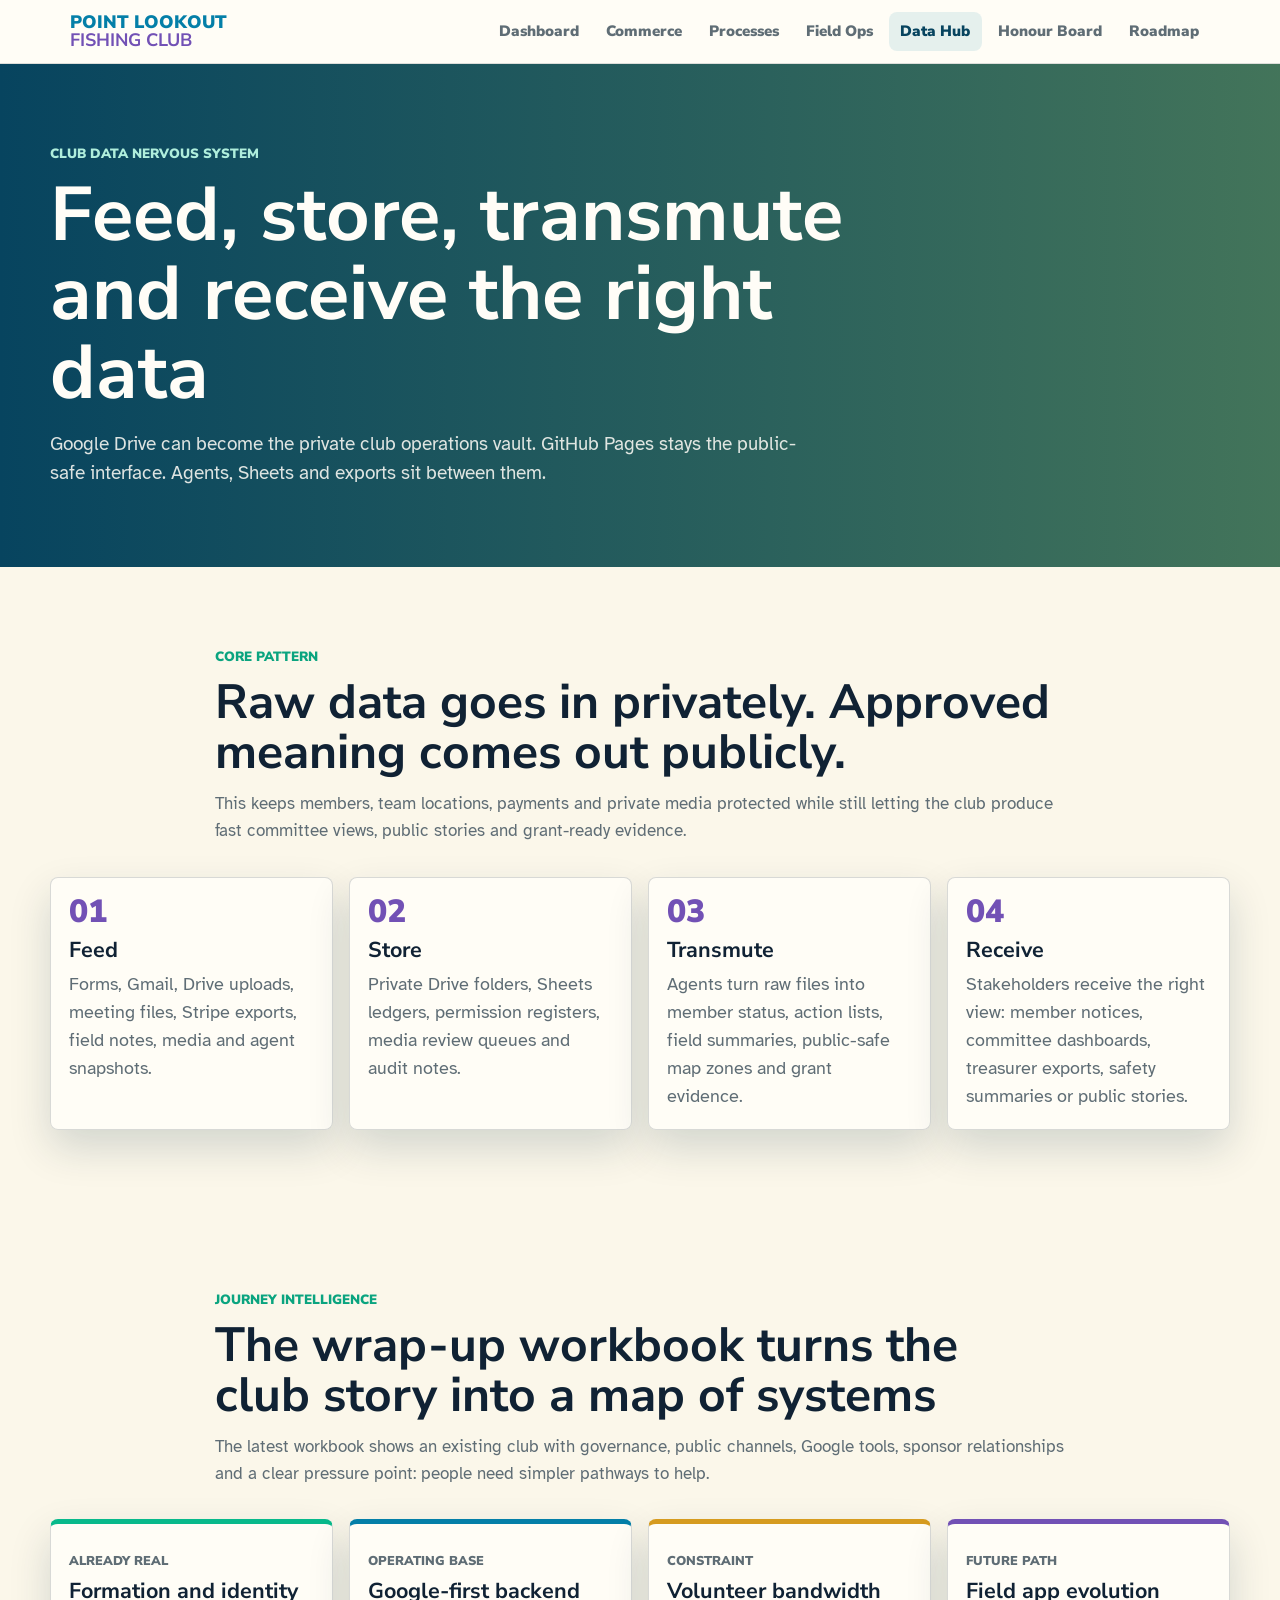
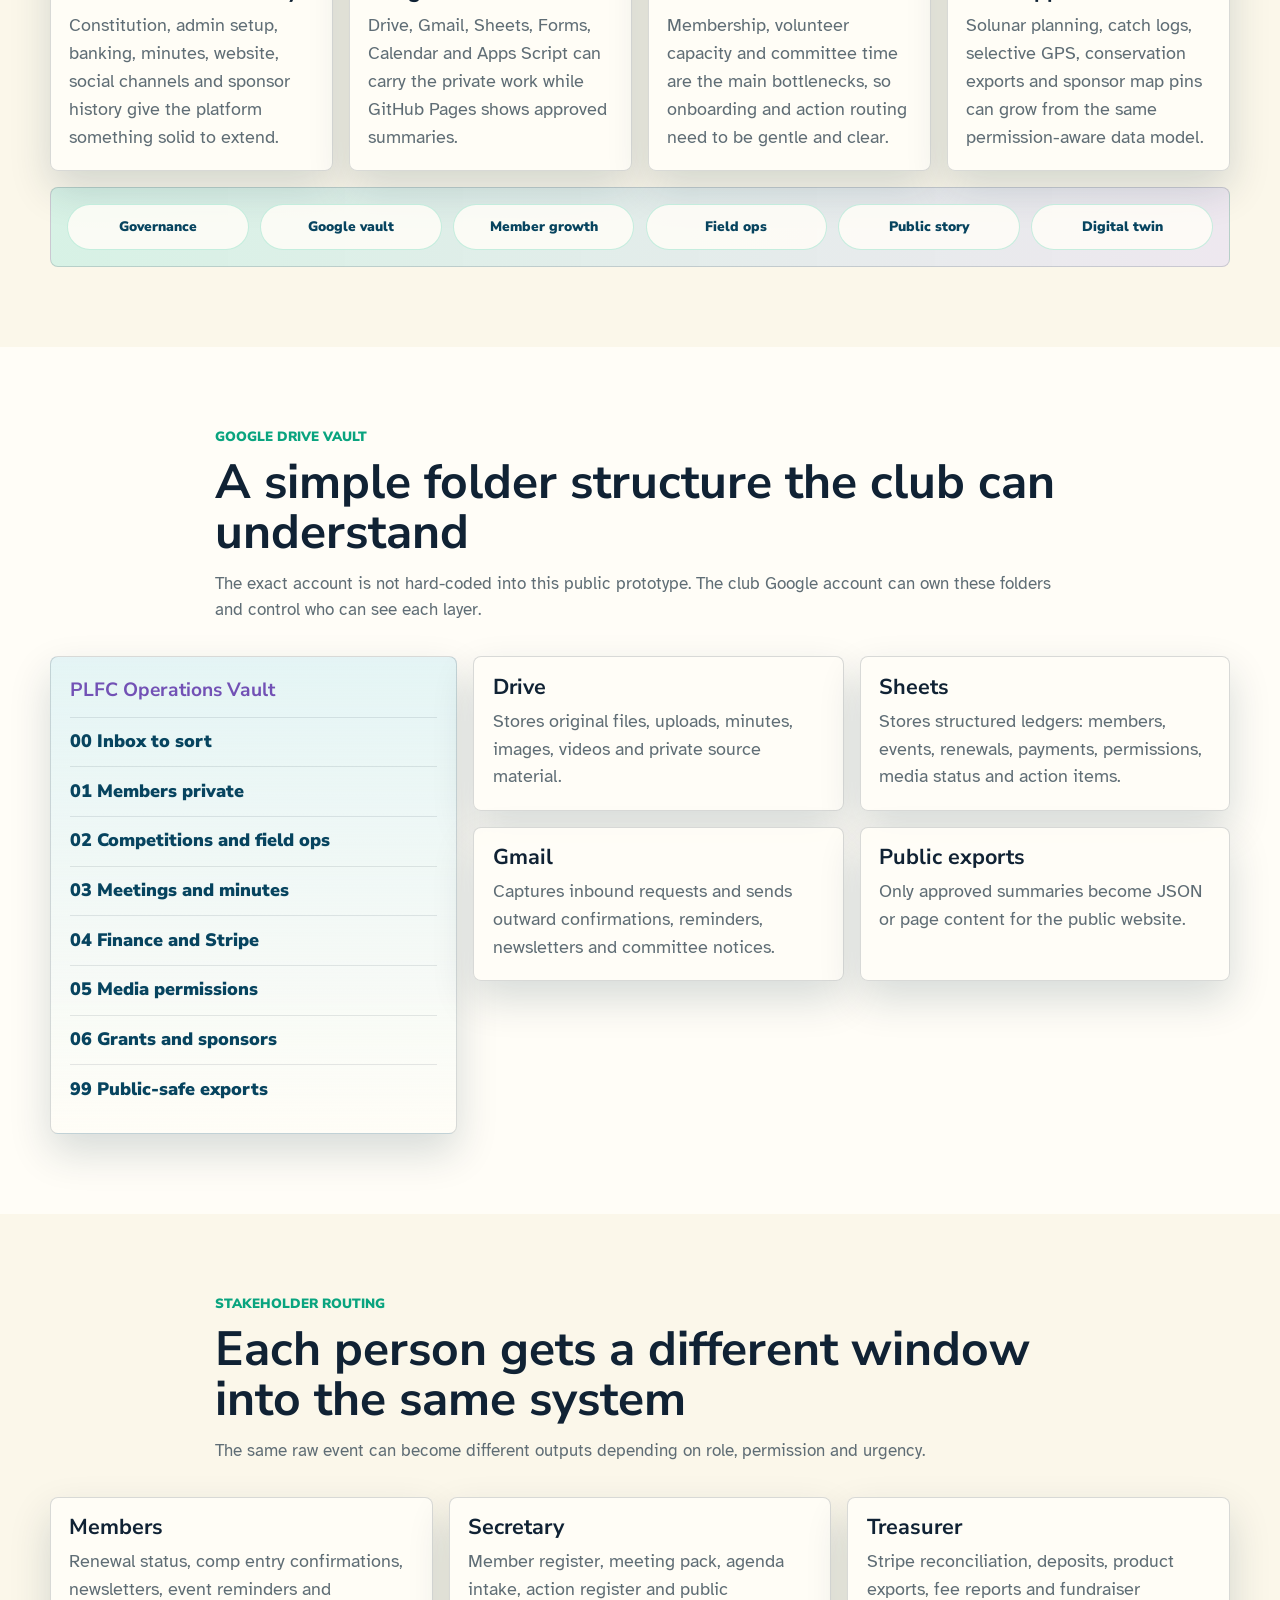
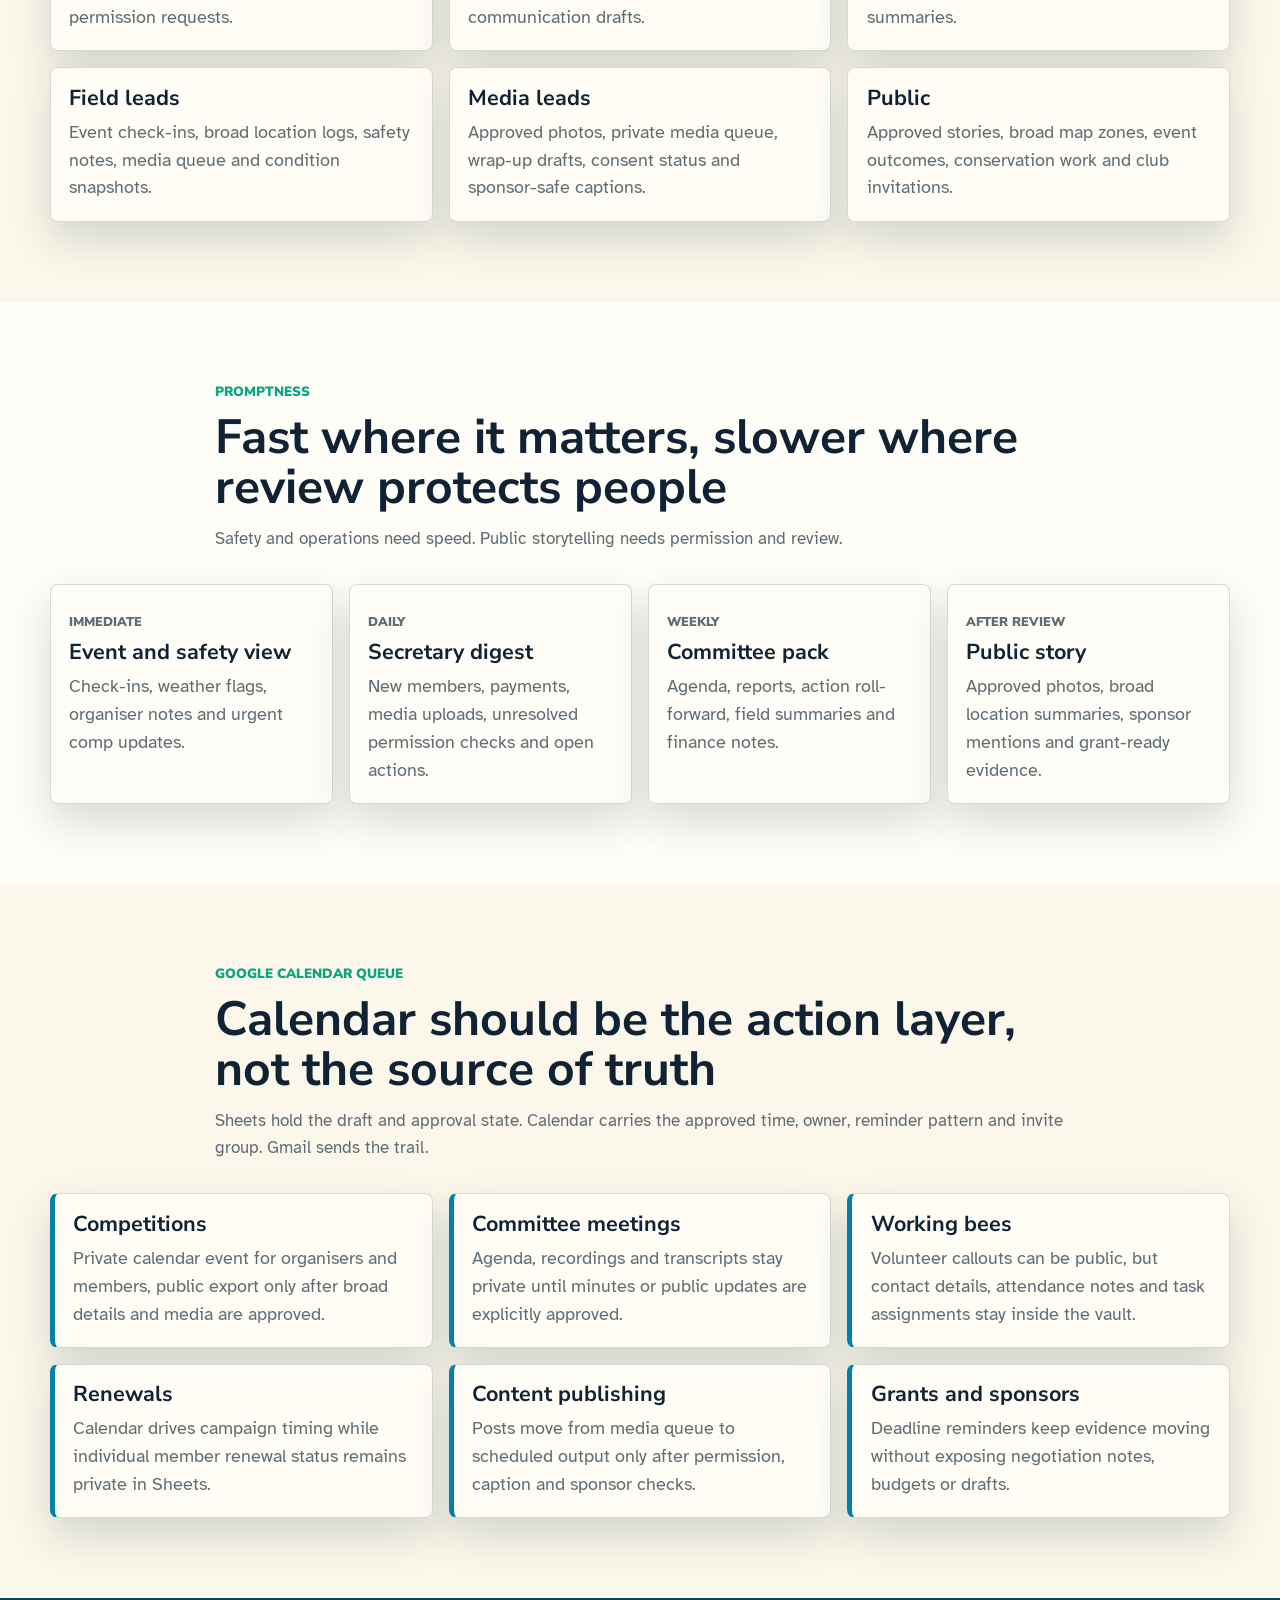
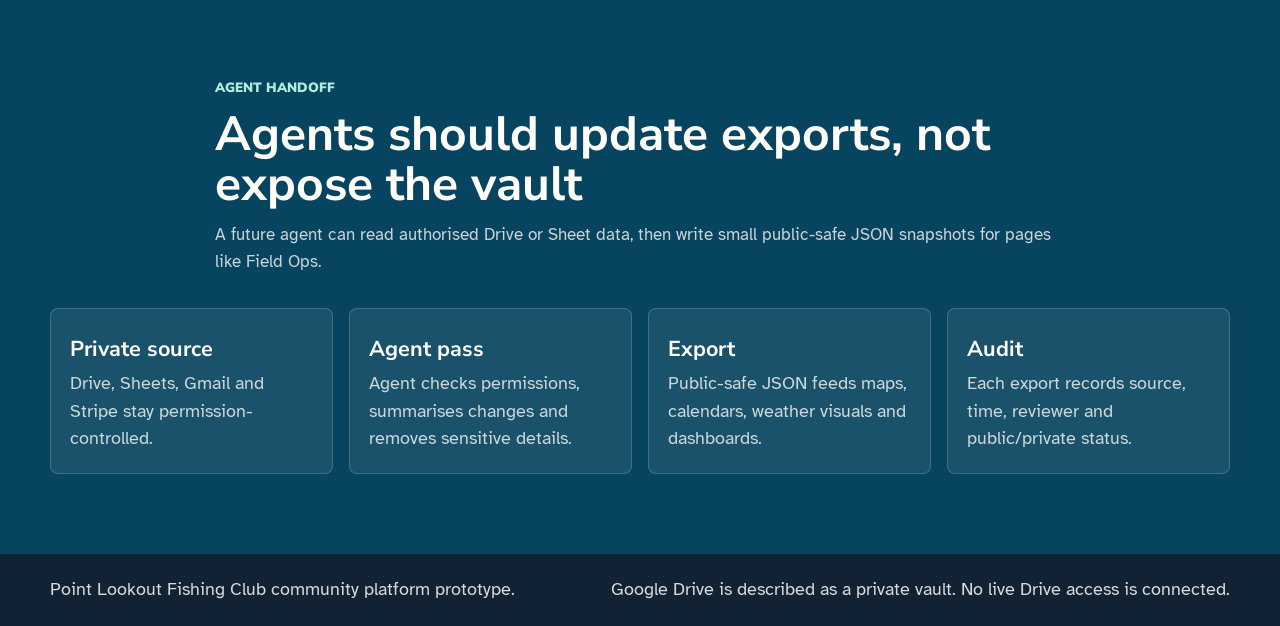
<file: data-hub.html>
<!doctype html>
<html lang="en-AU">
  <head>
    <meta charset="utf-8">
    <meta name="viewport" content="width=device-width, initial-scale=1">
    <meta name="description" content="Stakeholder data hub concept for Point Lookout Fishing Club using Google Drive, Sheets, Gmail, agents and public-safe website exports.">
    <title>Data Hub | Point Lookout Fishing Club</title>
    <link rel="preconnect" href="https://fonts.googleapis.com">
    <link rel="preconnect" href="https://fonts.gstatic.com" crossorigin>
    <link href="https://fonts.googleapis.com/css2?family=Atkinson+Hyperlegible:wght@400;700&family=Nunito+Sans:wght@700;800;900&display=swap" rel="stylesheet">
    <link rel="stylesheet" href="styles.css">
    <link rel="icon" href="assets/favicon.svg" type="image/svg+xml">
  <link rel="shortcut icon" href="assets/favicon.ico" type="image/x-icon">
</head>
  <body>
    <a class="skip-link" href="#main">Skip to content</a>

    <header class="site-header">
      <nav class="nav" aria-label="Main navigation">
        <a class="brand-mark" href="index.html" aria-label="Point Lookout Fishing Club home">
          <span>Point Lookout</span>
          <strong>Fishing Club</strong>
        </a>
        <button class="nav-toggle" type="button" aria-expanded="false" aria-controls="nav-links">
          Menu
        </button>
        <div class="nav-links" id="nav-links">
          <a href="index.html">Dashboard</a>
          <a href="commerce.html">Commerce</a>
          <a href="processes.html">Processes</a>
          <a href="field-ops.html">Field Ops</a>
          <a aria-current="page" href="data-hub.html">Data Hub</a>
          <a href="honour-board.html">Honour Board</a>
          <a href="roadmap.html">Roadmap</a>
        </div>
      </nav>
    </header>

    <main id="main">
      <section class="page-hero data-hero" aria-labelledby="data-title">
        <div>
          <p class="eyebrow">Club data nervous system</p>
          <h1 id="data-title">Feed, store, transmute and receive the right data</h1>
          <p>
            Google Drive can become the private club operations vault. GitHub Pages stays the public-safe interface. Agents, Sheets and exports sit between them.
          </p>
        </div>
      </section>

      <section class="section data-flow-section" aria-labelledby="flow-title">
        <div class="section-heading">
          <p class="eyebrow">Core pattern</p>
          <h2 id="flow-title">Raw data goes in privately. Approved meaning comes out publicly.</h2>
          <p>
            This keeps members, team locations, payments and private media protected while still letting the club produce fast committee views, public stories and grant-ready evidence.
          </p>
        </div>
        <div class="data-flow-grid">
          <article>
            <span>01</span>
            <h3>Feed</h3>
            <p>Forms, Gmail, Drive uploads, meeting files, Stripe exports, field notes, media and agent snapshots.</p>
          </article>
          <article>
            <span>02</span>
            <h3>Store</h3>
            <p>Private Drive folders, Sheets ledgers, permission registers, media review queues and audit notes.</p>
          </article>
          <article>
            <span>03</span>
            <h3>Transmute</h3>
            <p>Agents turn raw files into member status, action lists, field summaries, public-safe map zones and grant evidence.</p>
          </article>
          <article>
            <span>04</span>
            <h3>Receive</h3>
            <p>Stakeholders receive the right view: member notices, committee dashboards, treasurer exports, safety summaries or public stories.</p>
          </article>
        </div>
      </section>

      <section class="section journey-intel-section" aria-labelledby="journey-title">
        <div class="section-heading">
          <p class="eyebrow">Journey intelligence</p>
          <h2 id="journey-title">The wrap-up workbook turns the club story into a map of systems</h2>
          <p>
            The latest workbook shows an existing club with governance, public channels, Google tools, sponsor relationships and a clear pressure point: people need simpler pathways to help.
          </p>
        </div>
        <div class="journey-intel-grid">
          <article>
            <p class="category">Already real</p>
            <h3>Formation and identity</h3>
            <p>Constitution, admin setup, banking, minutes, website, social channels and sponsor history give the platform something solid to extend.</p>
          </article>
          <article>
            <p class="category">Operating base</p>
            <h3>Google-first backend</h3>
            <p>Drive, Gmail, Sheets, Forms, Calendar and Apps Script can carry the private work while GitHub Pages shows approved summaries.</p>
          </article>
          <article>
            <p class="category">Constraint</p>
            <h3>Volunteer bandwidth</h3>
            <p>Membership, volunteer capacity and committee time are the main bottlenecks, so onboarding and action routing need to be gentle and clear.</p>
          </article>
          <article>
            <p class="category">Future path</p>
            <h3>Field app evolution</h3>
            <p>Solunar planning, catch logs, selective GPS, conservation exports and sponsor map pins can grow from the same permission-aware data model.</p>
          </article>
        </div>
        <div class="journey-thread" aria-label="Public-safe club journey sequence">
          <span>Governance</span>
          <span>Google vault</span>
          <span>Member growth</span>
          <span>Field ops</span>
          <span>Public story</span>
          <span>Digital twin</span>
        </div>
      </section>

      <section class="section pale" aria-labelledby="vault-title">
        <div class="section-heading">
          <p class="eyebrow">Google Drive vault</p>
          <h2 id="vault-title">A simple folder structure the club can understand</h2>
          <p>
            The exact account is not hard-coded into this public prototype. The club Google account can own these folders and control who can see each layer.
          </p>
        </div>
        <div class="vault-layout">
          <div class="folder-tree" aria-label="Suggested Google Drive folder tree">
            <p><strong>PLFC Operations Vault</strong></p>
            <p>00 Inbox to sort</p>
            <p>01 Members private</p>
            <p>02 Competitions and field ops</p>
            <p>03 Meetings and minutes</p>
            <p>04 Finance and Stripe</p>
            <p>05 Media permissions</p>
            <p>06 Grants and sponsors</p>
            <p>99 Public-safe exports</p>
          </div>
          <div class="vault-notes">
            <article>
              <h3>Drive</h3>
              <p>Stores original files, uploads, minutes, images, videos and private source material.</p>
            </article>
            <article>
              <h3>Sheets</h3>
              <p>Stores structured ledgers: members, events, renewals, payments, permissions, media status and action items.</p>
            </article>
            <article>
              <h3>Gmail</h3>
              <p>Captures inbound requests and sends outward confirmations, reminders, newsletters and committee notices.</p>
            </article>
            <article>
              <h3>Public exports</h3>
              <p>Only approved summaries become JSON or page content for the public website.</p>
            </article>
          </div>
        </div>
      </section>

      <section class="section" aria-labelledby="stakeholders-title">
        <div class="section-heading">
          <p class="eyebrow">Stakeholder routing</p>
          <h2 id="stakeholders-title">Each person gets a different window into the same system</h2>
          <p>
            The same raw event can become different outputs depending on role, permission and urgency.
          </p>
        </div>
        <div class="stakeholder-grid">
          <article>
            <h3>Members</h3>
            <p>Renewal status, comp entry confirmations, newsletters, event reminders and permission requests.</p>
          </article>
          <article>
            <h3>Secretary</h3>
            <p>Member register, meeting pack, agenda intake, action register and public communication drafts.</p>
          </article>
          <article>
            <h3>Treasurer</h3>
            <p>Stripe reconciliation, deposits, product exports, fee reports and fundraiser summaries.</p>
          </article>
          <article>
            <h3>Field leads</h3>
            <p>Event check-ins, broad location logs, safety notes, media queue and condition snapshots.</p>
          </article>
          <article>
            <h3>Media leads</h3>
            <p>Approved photos, private media queue, wrap-up drafts, consent status and sponsor-safe captions.</p>
          </article>
          <article>
            <h3>Public</h3>
            <p>Approved stories, broad map zones, event outcomes, conservation work and club invitations.</p>
          </article>
        </div>
      </section>

      <section class="section pale" aria-labelledby="prompt-title">
        <div class="section-heading">
          <p class="eyebrow">Promptness</p>
          <h2 id="prompt-title">Fast where it matters, slower where review protects people</h2>
          <p>
            Safety and operations need speed. Public storytelling needs permission and review.
          </p>
        </div>
        <div class="timing-grid">
          <article>
            <p class="category">Immediate</p>
            <h3>Event and safety view</h3>
            <p>Check-ins, weather flags, organiser notes and urgent comp updates.</p>
          </article>
          <article>
            <p class="category">Daily</p>
            <h3>Secretary digest</h3>
            <p>New members, payments, media uploads, unresolved permission checks and open actions.</p>
          </article>
          <article>
            <p class="category">Weekly</p>
            <h3>Committee pack</h3>
            <p>Agenda, reports, action roll-forward, field summaries and finance notes.</p>
          </article>
          <article>
            <p class="category">After review</p>
            <h3>Public story</h3>
            <p>Approved photos, broad location summaries, sponsor mentions and grant-ready evidence.</p>
          </article>
        </div>
      </section>

      <section class="section calendar-queue-section" aria-labelledby="calendar-title">
        <div class="section-heading">
          <p class="eyebrow">Google Calendar queue</p>
          <h2 id="calendar-title">Calendar should be the action layer, not the source of truth</h2>
          <p>
            Sheets hold the draft and approval state. Calendar carries the approved time, owner, reminder pattern and invite group. Gmail sends the trail.
          </p>
        </div>
        <div class="calendar-grid">
          <article>
            <h3>Competitions</h3>
            <p>Private calendar event for organisers and members, public export only after broad details and media are approved.</p>
          </article>
          <article>
            <h3>Committee meetings</h3>
            <p>Agenda, recordings and transcripts stay private until minutes or public updates are explicitly approved.</p>
          </article>
          <article>
            <h3>Working bees</h3>
            <p>Volunteer callouts can be public, but contact details, attendance notes and task assignments stay inside the vault.</p>
          </article>
          <article>
            <h3>Renewals</h3>
            <p>Calendar drives campaign timing while individual member renewal status remains private in Sheets.</p>
          </article>
          <article>
            <h3>Content publishing</h3>
            <p>Posts move from media queue to scheduled output only after permission, caption and sponsor checks.</p>
          </article>
          <article>
            <h3>Grants and sponsors</h3>
            <p>Deadline reminders keep evidence moving without exposing negotiation notes, budgets or drafts.</p>
          </article>
        </div>
      </section>

      <section class="section evidence-band" aria-labelledby="handoff-title">
        <div class="section-heading">
          <p class="eyebrow">Agent handoff</p>
          <h2 id="handoff-title">Agents should update exports, not expose the vault</h2>
          <p>
            A future agent can read authorised Drive or Sheet data, then write small public-safe JSON snapshots for pages like Field Ops.
          </p>
        </div>
        <div class="evidence-grid">
          <article>
            <h3>Private source</h3>
            <p>Drive, Sheets, Gmail and Stripe stay permission-controlled.</p>
          </article>
          <article>
            <h3>Agent pass</h3>
            <p>Agent checks permissions, summarises changes and removes sensitive details.</p>
          </article>
          <article>
            <h3>Export</h3>
            <p>Public-safe JSON feeds maps, calendars, weather visuals and dashboards.</p>
          </article>
          <article>
            <h3>Audit</h3>
            <p>Each export records source, time, reviewer and public/private status.</p>
          </article>
        </div>
      </section>
    </main>

    <footer class="site-footer">
      <p>Point Lookout Fishing Club community platform prototype.</p>
      <p>Google Drive is described as a private vault. No live Drive access is connected.</p>
    </footer>

    <button class="to-top" type="button" data-to-top aria-label="Back to top">Top</button>
    <script src="script.js"></script>
  </body>
</html>
</file>
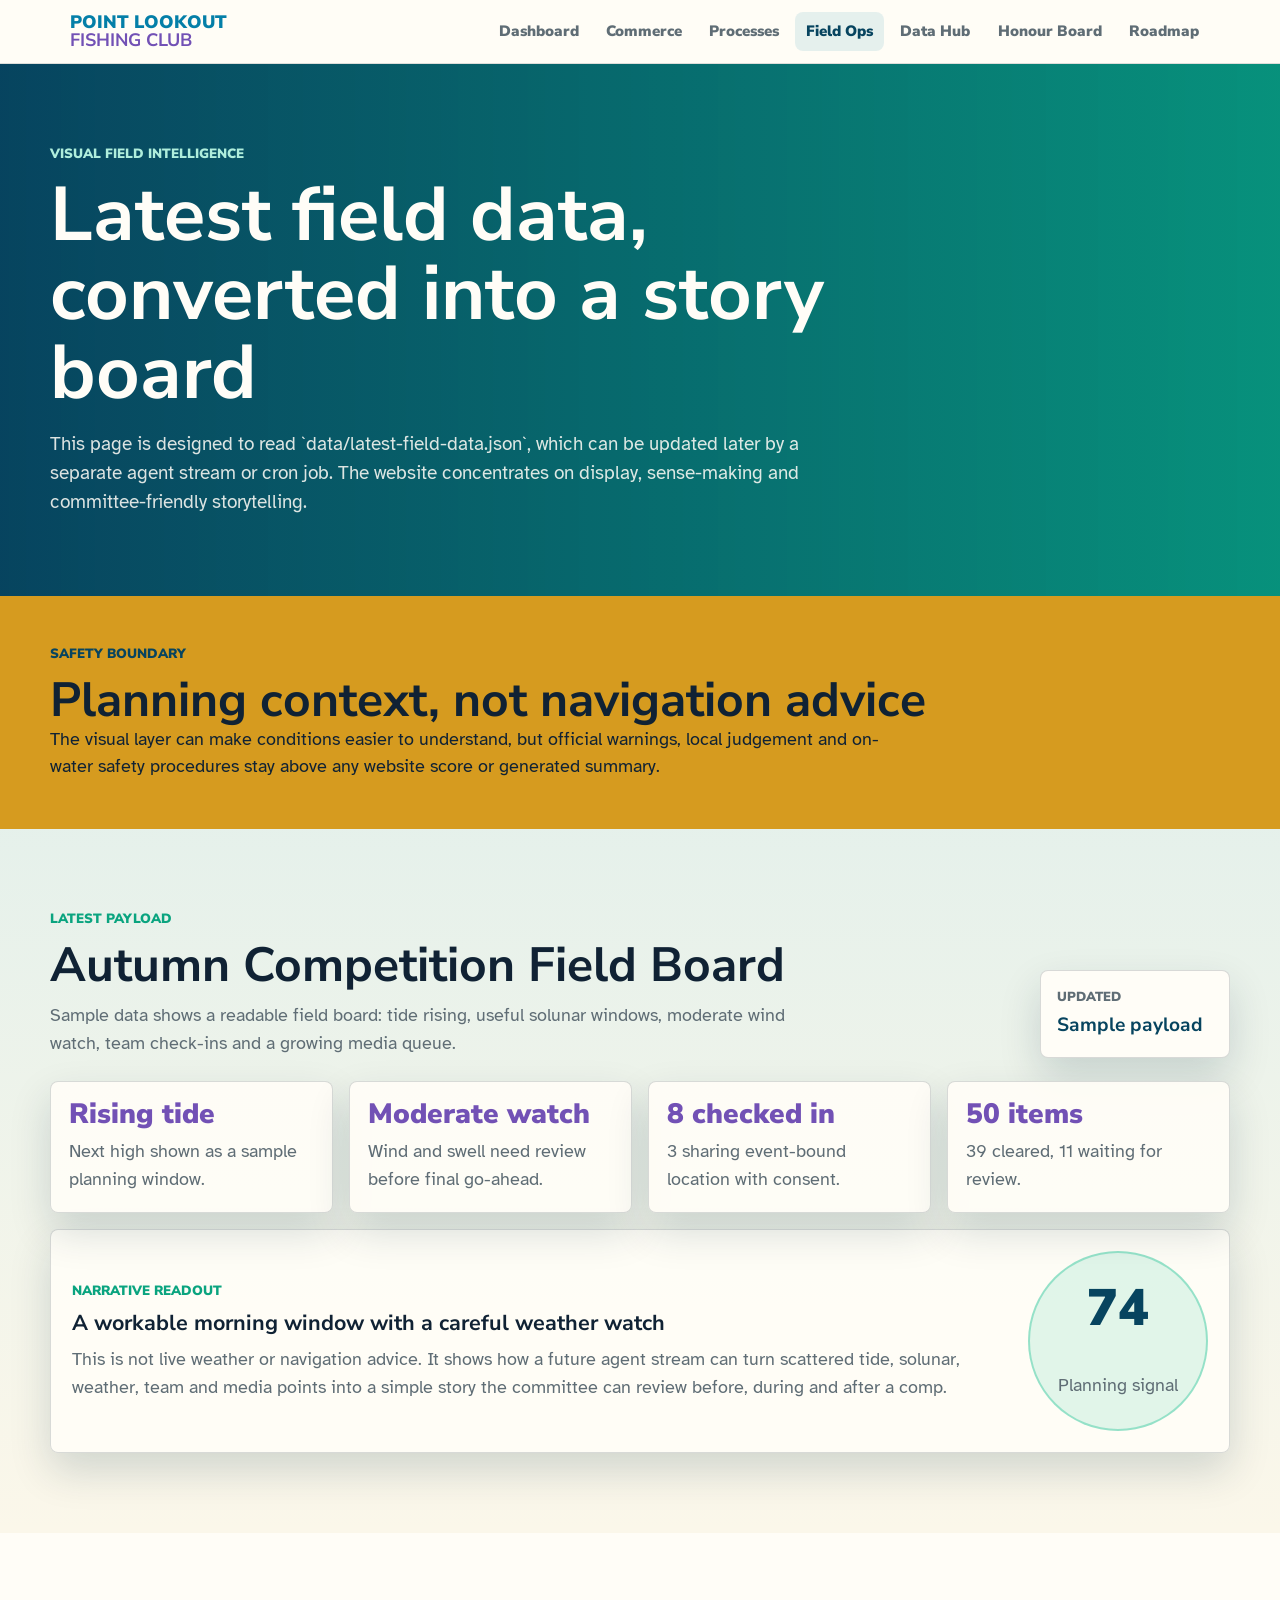
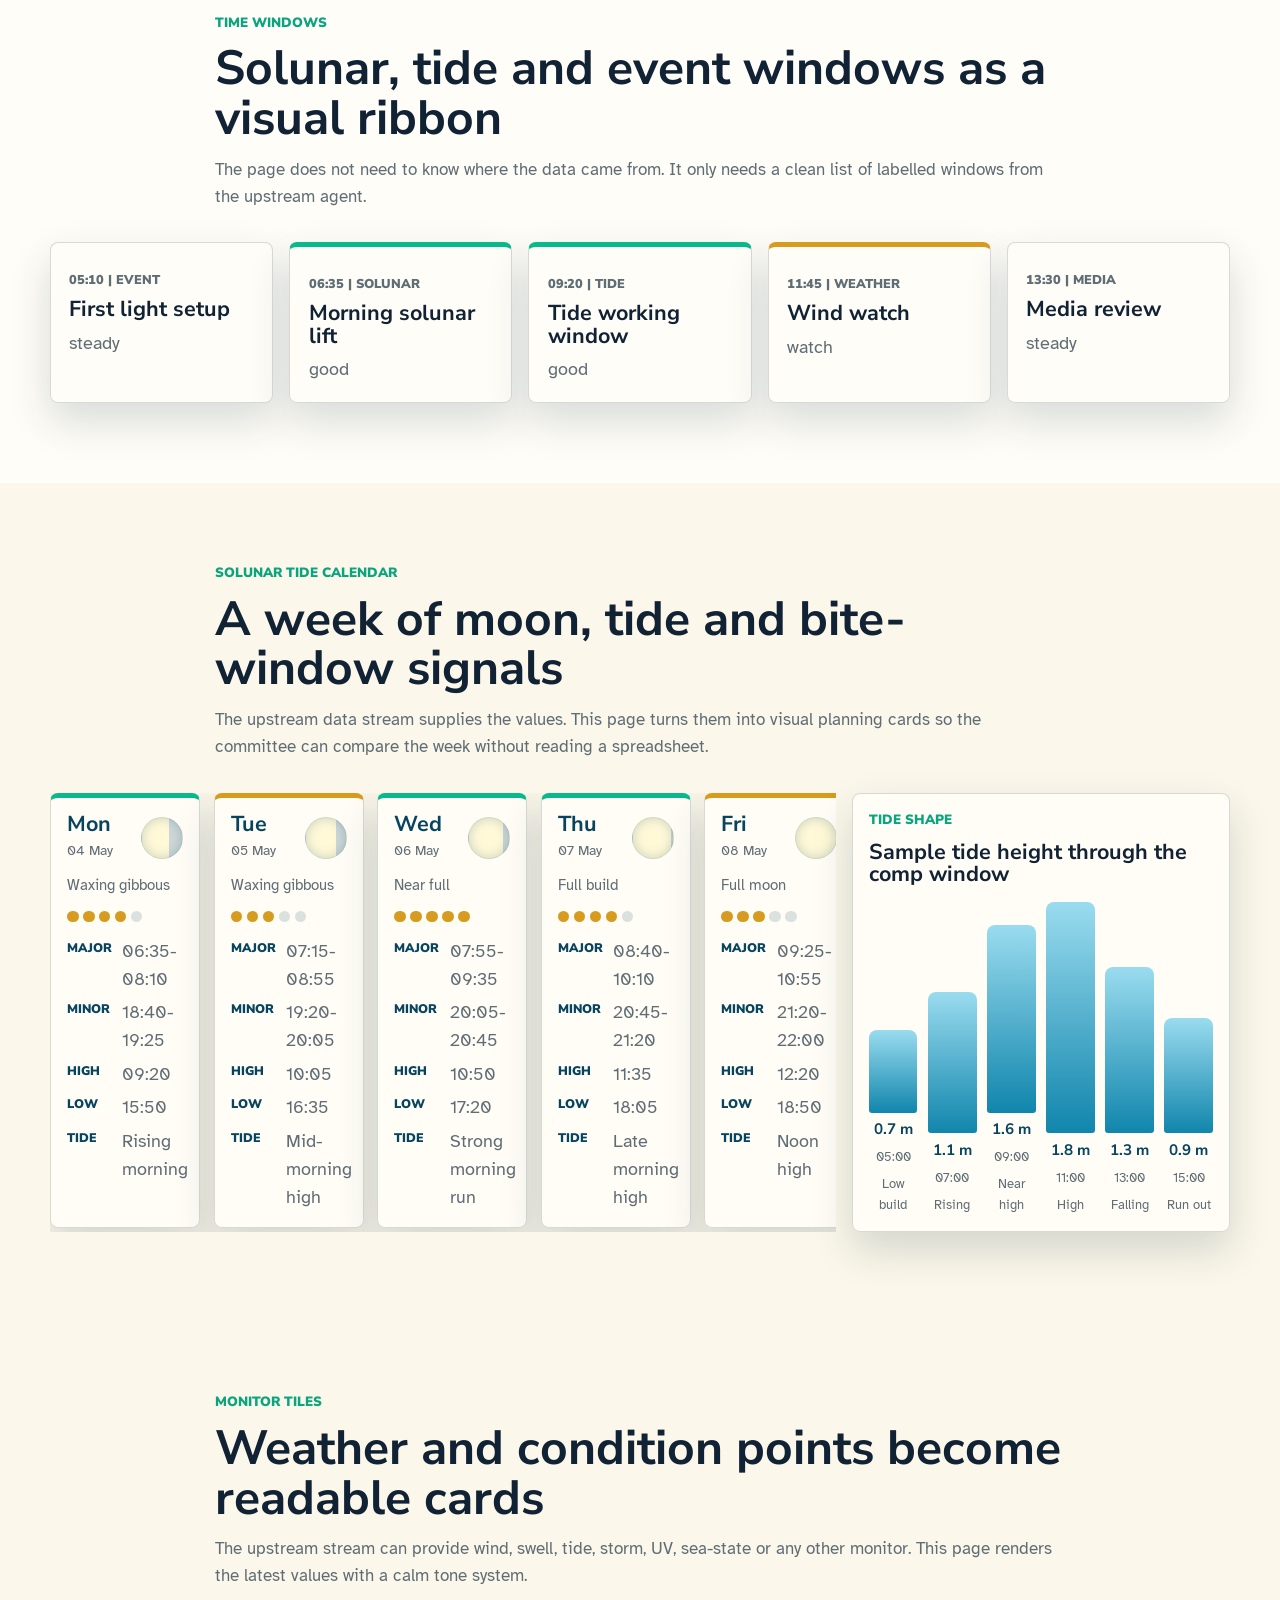
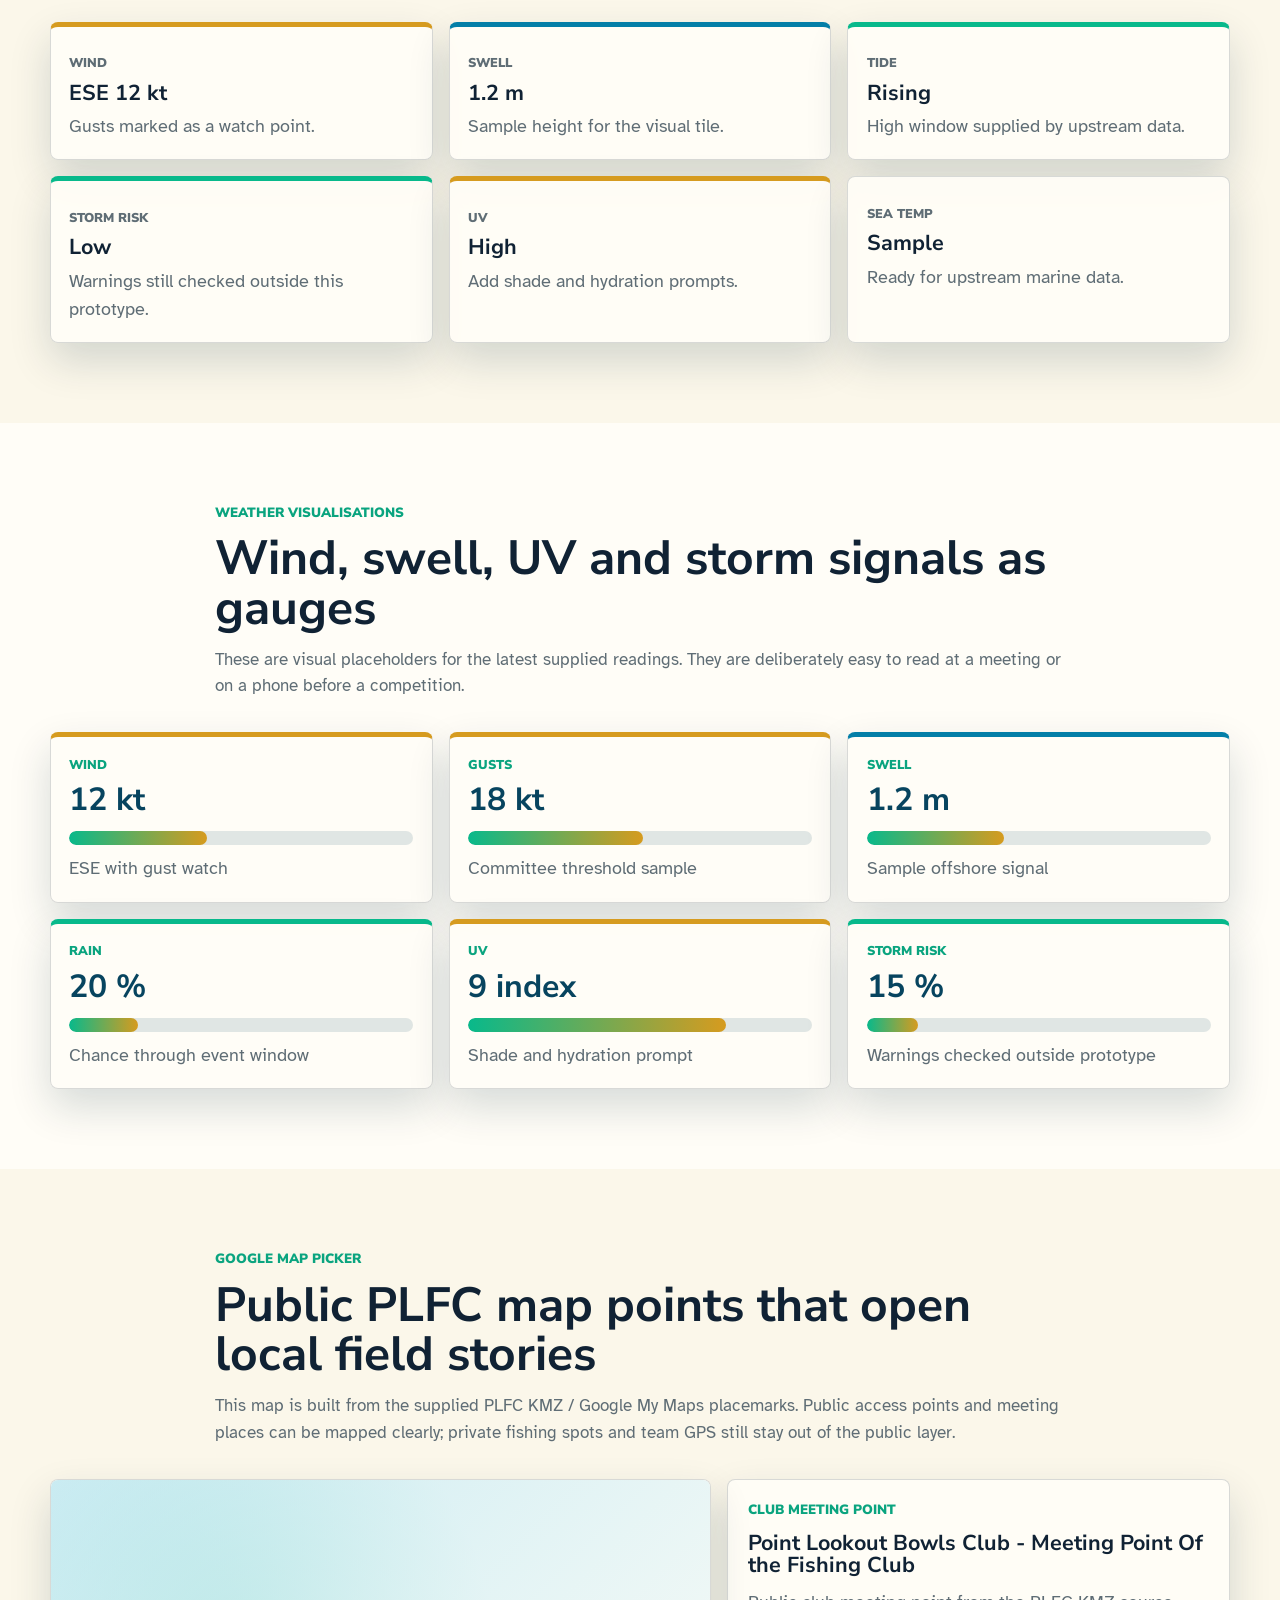
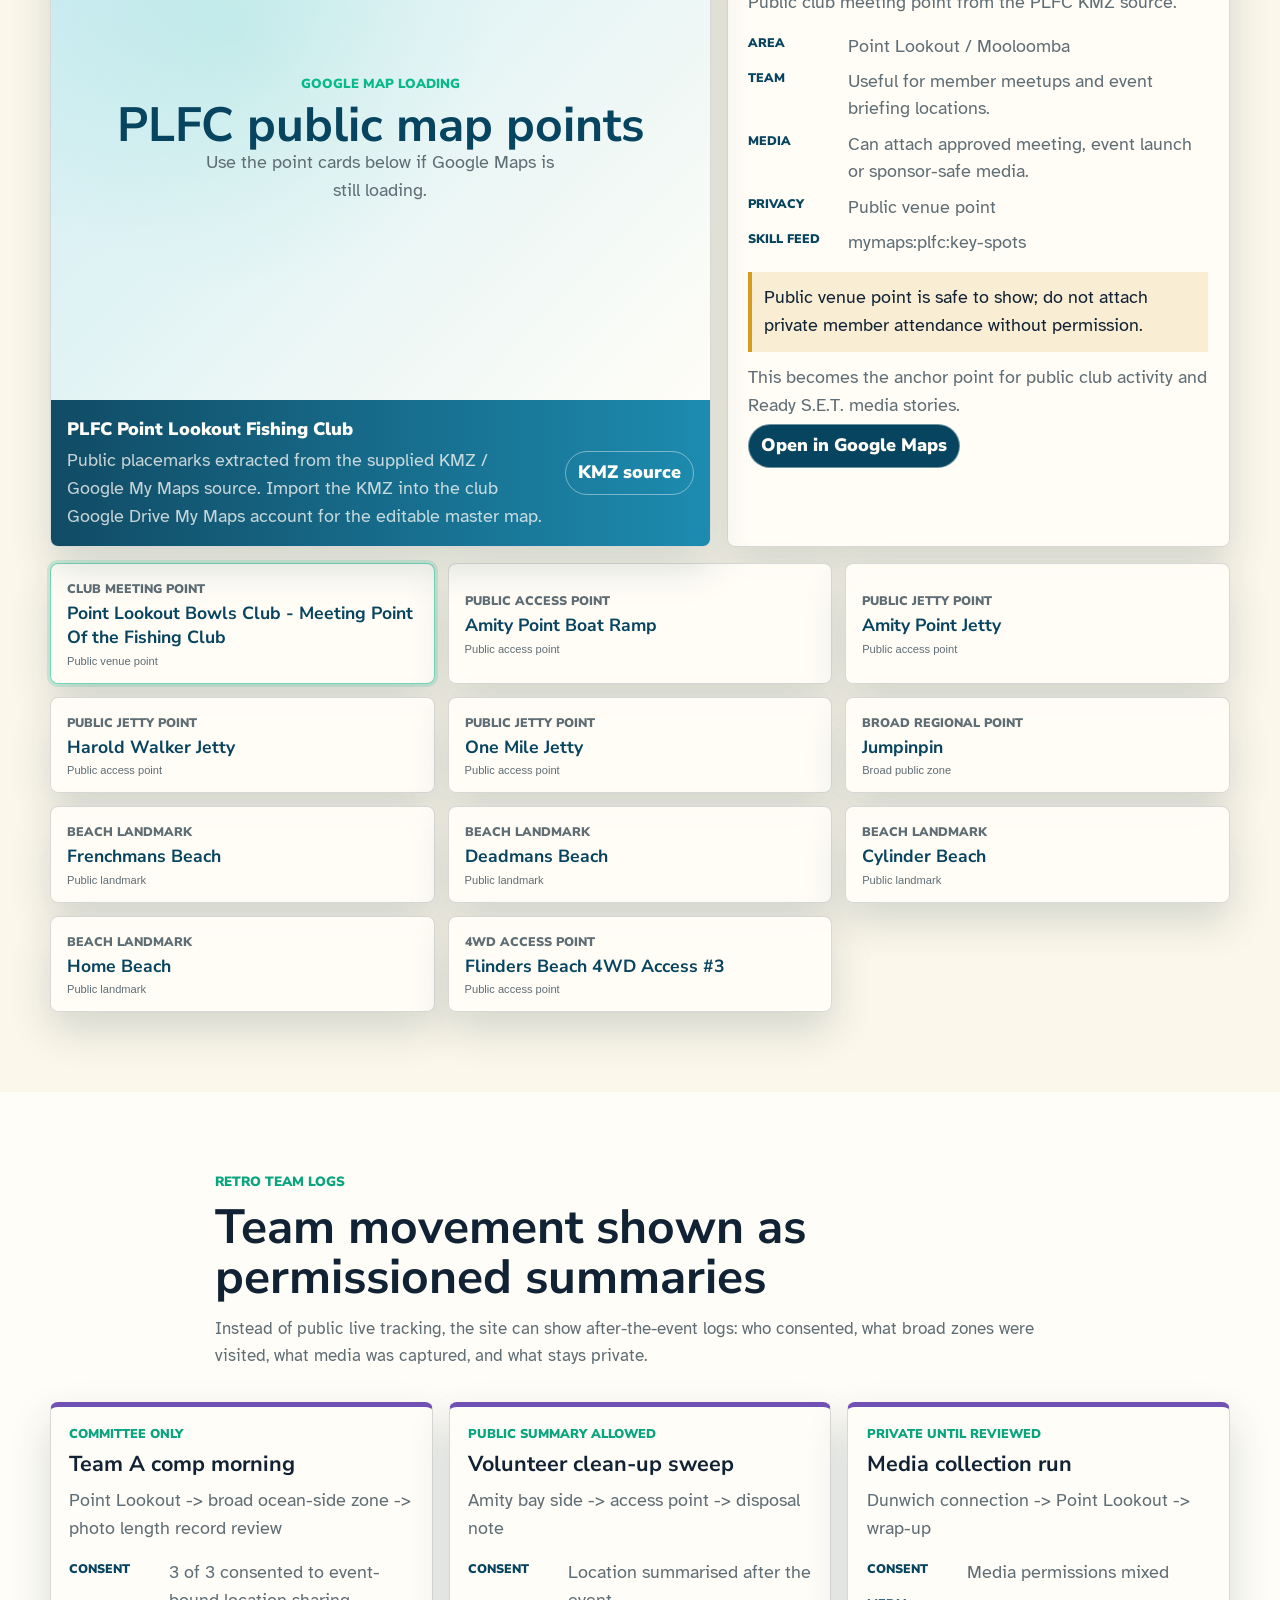
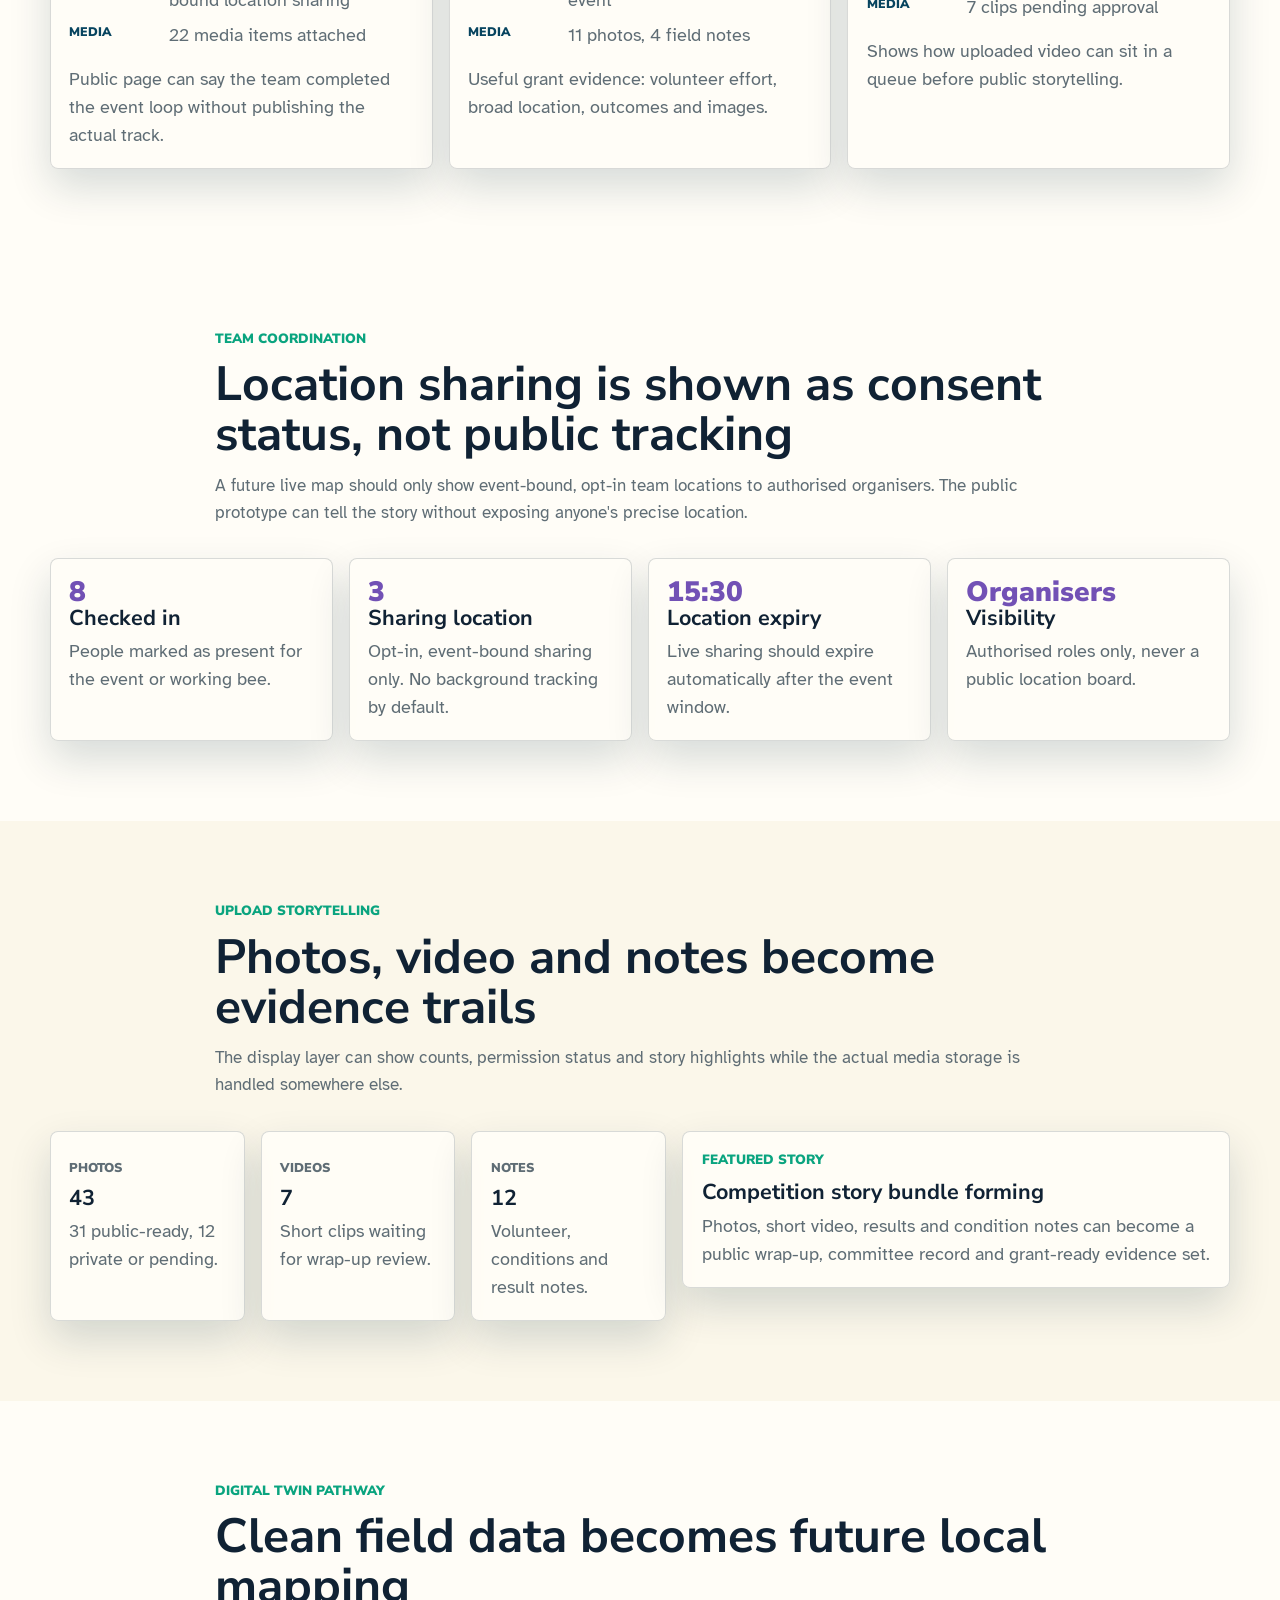
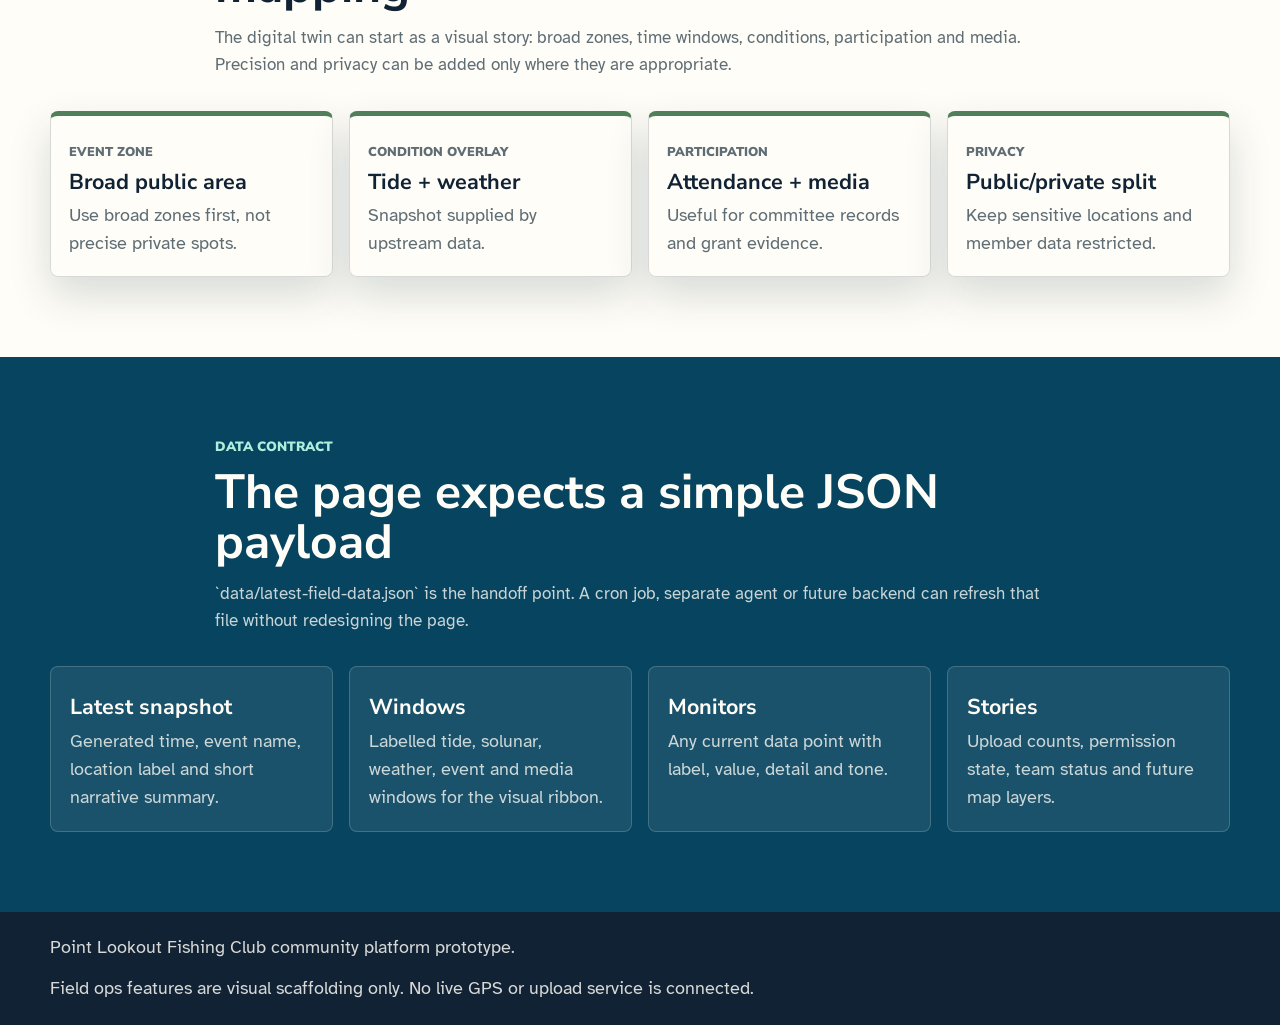
<file: field-ops.html>
<!doctype html>
<html lang="en-AU">
  <head>
    <meta charset="utf-8">
    <meta name="viewport" content="width=device-width, initial-scale=1">
    <meta name="description" content="Future field operations visual layer for Point Lookout Fishing Club: solunar, tides, weather monitors, team GPS consent, uploads and digital twin storytelling.">
    <title>Field Ops | Point Lookout Fishing Club</title>
    <link rel="preconnect" href="https://fonts.googleapis.com">
    <link rel="preconnect" href="https://fonts.gstatic.com" crossorigin>
    <link href="https://fonts.googleapis.com/css2?family=Atkinson+Hyperlegible:wght@400;700&family=Nunito+Sans:wght@700;800;900&display=swap" rel="stylesheet">
    <link rel="stylesheet" href="styles.css">
    <link rel="icon" href="assets/favicon.svg" type="image/svg+xml">
  <link rel="shortcut icon" href="assets/favicon.ico" type="image/x-icon">
</head>
  <body>
    <a class="skip-link" href="#main">Skip to content</a>

    <header class="site-header">
      <nav class="nav" aria-label="Main navigation">
        <a class="brand-mark" href="index.html" aria-label="Point Lookout Fishing Club home">
          <span>Point Lookout</span>
          <strong>Fishing Club</strong>
        </a>
        <button class="nav-toggle" type="button" aria-expanded="false" aria-controls="nav-links">
          Menu
        </button>
        <div class="nav-links" id="nav-links">
          <a href="index.html">Dashboard</a>
          <a href="commerce.html">Commerce</a>
          <a href="processes.html">Processes</a>
          <a aria-current="page" href="field-ops.html">Field Ops</a>
          <a href="data-hub.html">Data Hub</a>
          <a href="honour-board.html">Honour Board</a>
          <a href="roadmap.html">Roadmap</a>
        </div>
      </nav>
    </header>

    <main id="main">
      <section class="page-hero field-hero" aria-labelledby="field-title">
        <div>
          <p class="eyebrow">Visual field intelligence</p>
          <h1 id="field-title">Latest field data, converted into a story board</h1>
          <p>
            This page is designed to read `data/latest-field-data.json`, which can be updated later by a separate agent stream or cron job. The website concentrates on display, sense-making and committee-friendly storytelling.
          </p>
        </div>
      </section>

      <section class="section safety-strip" aria-labelledby="safety-title">
        <div>
          <p class="eyebrow">Safety boundary</p>
          <h2 id="safety-title">Planning context, not navigation advice</h2>
          <p>
            The visual layer can make conditions easier to understand, but official warnings, local judgement and on-water safety procedures stay above any website score or generated summary.
          </p>
        </div>
      </section>

      <section class="section field-live" id="latest" aria-labelledby="latest-title">
        <div class="field-live-header">
          <div>
            <p class="eyebrow">Latest payload</p>
            <h2 id="latest-title" data-field="event.name">Field operations board</h2>
            <p data-field="story.summary">
              Waiting for the latest field data payload.
            </p>
          </div>
          <div class="payload-stamp">
            <span>Updated</span>
            <strong data-field="generatedAtLabel">Sample data</strong>
          </div>
        </div>

        <div class="field-kpis" aria-label="Current field summary">
          <article>
            <span data-field="tide.state">Rising</span>
            <p data-field="tide.detail">Next tide window pending.</p>
          </article>
          <article>
            <span data-field="weather.headline">Weather watch</span>
            <p data-field="weather.detail">Monitor summary pending.</p>
          </article>
          <article>
            <span data-field="team.headline">Team status</span>
            <p data-field="team.detail">Check-in summary pending.</p>
          </article>
          <article>
            <span data-field="media.headline">Media queue</span>
            <p data-field="media.detail">Upload summary pending.</p>
          </article>
        </div>

        <div class="condition-story">
          <div>
            <p class="eyebrow">Narrative readout</p>
            <h3 data-field="story.headline">The board is ready for incoming data</h3>
            <p data-field="story.longform">
              A cron job or agent can update the JSON payload, and this page will convert it into readable visual blocks for members and committee.
            </p>
          </div>
          <div class="field-score" aria-label="Planning score">
            <span data-field="score.value">--</span>
            <p data-field="score.label">Planning signal</p>
          </div>
        </div>
      </section>

      <section class="section pale" id="windows" aria-labelledby="windows-title">
        <div class="section-heading">
          <p class="eyebrow">Time windows</p>
          <h2 id="windows-title">Solunar, tide and event windows as a visual ribbon</h2>
          <p>
            The page does not need to know where the data came from. It only needs a clean list of labelled windows from the upstream agent.
          </p>
        </div>
        <div class="time-ribbon" data-window-list aria-label="Field windows"></div>
      </section>

      <section class="section" id="solunar-calendar" aria-labelledby="solunar-title">
        <div class="section-heading">
          <p class="eyebrow">Solunar tide calendar</p>
          <h2 id="solunar-title">A week of moon, tide and bite-window signals</h2>
          <p>
            The upstream data stream supplies the values. This page turns them into visual planning cards so the committee can compare the week without reading a spreadsheet.
          </p>
        </div>
        <div class="solunar-layout">
          <div class="solunar-calendar" data-solunar-calendar aria-label="Seven day solunar and tide calendar"></div>
          <div class="tide-curve-panel">
            <div class="panel-heading">
              <p class="eyebrow">Tide shape</p>
              <h3 data-field="tide.chartTitle">Sample tide curve</h3>
            </div>
            <div class="tide-curve" data-tide-curve aria-label="Tide height visualisation"></div>
          </div>
        </div>
      </section>

      <section class="section" id="monitors" aria-labelledby="monitors-title">
        <div class="section-heading">
          <p class="eyebrow">Monitor tiles</p>
          <h2 id="monitors-title">Weather and condition points become readable cards</h2>
          <p>
            The upstream stream can provide wind, swell, tide, storm, UV, sea-state or any other monitor. This page renders the latest values with a calm tone system.
          </p>
        </div>
        <div class="monitor-board" data-monitor-list aria-label="Weather and condition monitor tiles"></div>
      </section>

      <section class="section pale" id="weather-console" aria-labelledby="weather-console-title">
        <div class="section-heading">
          <p class="eyebrow">Weather visualisations</p>
          <h2 id="weather-console-title">Wind, swell, UV and storm signals as gauges</h2>
          <p>
            These are visual placeholders for the latest supplied readings. They are deliberately easy to read at a meeting or on a phone before a competition.
          </p>
        </div>
        <div class="weather-console" data-weather-visuals aria-label="Weather gauge visualisations"></div>
      </section>

      <section class="section" id="moreton-map" aria-labelledby="map-title">
        <div class="section-heading">
          <p class="eyebrow">Google map picker</p>
          <h2 id="map-title">Public PLFC map points that open local field stories</h2>
          <p>
            This map is built from the supplied PLFC KMZ / Google My Maps placemarks. Public access points and meeting places can be mapped clearly; private fishing spots and team GPS still stay out of the public layer.
          </p>
        </div>
        <div class="map-layout">
          <div class="google-map-panel" aria-label="Google map generated from PLFC public placemarks">
            <div class="map-loading-note" aria-hidden="true">
              <span>Google map loading</span>
              <strong>PLFC public map points</strong>
              <p>Use the point cards below if Google Maps is still loading.</p>
            </div>
            <iframe
              title="Google map showing PLFC public map points"
              data-google-map-frame
              src="https://www.google.com/maps?q=-27.4274376,153.5212327&z=11&output=embed"
              loading="lazy"
              referrerpolicy="no-referrer-when-downgrade"
              allowfullscreen>
            </iframe>
            <div class="map-source-panel">
              <div>
                <span data-map-source-name>PLFC Point Lookout Fishing Club</span>
                <p data-map-source-detail>KMZ placemarks extracted locally for this prototype.</p>
              </div>
              <a href="assets/maps/plfc-point-lookout-fishing-club.kmz">KMZ source</a>
            </div>
          </div>
          <aside class="location-detail" data-location-detail aria-live="polite">
            <p class="eyebrow">Selected public point</p>
            <h3>Choose a map point</h3>
            <p>Select a PLFC public placemark to open it in the Google map and attach field story context.</p>
          </aside>
        </div>
        <div class="location-list" data-location-list aria-label="Google map point picker list"></div>
      </section>

      <section class="section pale" id="logged-routes" aria-labelledby="routes-title">
        <div class="section-heading">
          <p class="eyebrow">Retro team logs</p>
          <h2 id="routes-title">Team movement shown as permissioned summaries</h2>
          <p>
            Instead of public live tracking, the site can show after-the-event logs: who consented, what broad zones were visited, what media was captured, and what stays private.
          </p>
        </div>
        <div class="route-board" data-route-list aria-label="Retro team route summaries"></div>
      </section>

      <section class="section pale" id="team" aria-labelledby="team-title">
        <div class="section-heading">
          <p class="eyebrow">Team coordination</p>
          <h2 id="team-title">Location sharing is shown as consent status, not public tracking</h2>
          <p>
            A future live map should only show event-bound, opt-in team locations to authorised organisers. The public prototype can tell the story without exposing anyone's precise location.
          </p>
        </div>
        <div class="privacy-grid">
          <article>
            <span data-field="team.checkedIn">0</span>
            <h3>Checked in</h3>
            <p>People marked as present for the event or working bee.</p>
          </article>
          <article>
            <span data-field="team.sharing">0</span>
            <h3>Sharing location</h3>
            <p>Opt-in, event-bound sharing only. No background tracking by default.</p>
          </article>
          <article>
            <span data-field="team.expiry">Event end</span>
            <h3>Location expiry</h3>
            <p>Live sharing should expire automatically after the event window.</p>
          </article>
          <article>
            <span data-field="team.visibility">Private</span>
            <h3>Visibility</h3>
            <p>Authorised roles only, never a public location board.</p>
          </article>
        </div>
      </section>

      <section class="section" id="uploads" aria-labelledby="uploads-title">
        <div class="section-heading">
          <p class="eyebrow">Upload storytelling</p>
          <h2 id="uploads-title">Photos, video and notes become evidence trails</h2>
          <p>
            The display layer can show counts, permission status and story highlights while the actual media storage is handled somewhere else.
          </p>
        </div>
        <div class="upload-story">
          <div class="upload-queue" data-media-list aria-label="Media queue"></div>
          <div class="media-feature">
            <p class="eyebrow">Featured story</p>
            <h3 data-field="media.featureTitle">Competition wrap-up pending</h3>
            <p data-field="media.featureBody">The next uploaded content bundle can become a public wrap-up, committee evidence note or grant-ready activity summary.</p>
          </div>
        </div>
      </section>

      <section class="section pale" id="digital-twin" aria-labelledby="twin-title">
        <div class="section-heading">
          <p class="eyebrow">Digital twin pathway</p>
          <h2 id="twin-title">Clean field data becomes future local mapping</h2>
          <p>
            The digital twin can start as a visual story: broad zones, time windows, conditions, participation and media. Precision and privacy can be added only where they are appropriate.
          </p>
        </div>
        <div class="twin-board" data-map-list aria-label="Digital twin layers"></div>
      </section>

      <section class="section evidence-band" aria-labelledby="contract-title">
        <div class="section-heading">
          <p class="eyebrow">Data contract</p>
          <h2 id="contract-title">The page expects a simple JSON payload</h2>
          <p>
            `data/latest-field-data.json` is the handoff point. A cron job, separate agent or future backend can refresh that file without redesigning the page.
          </p>
        </div>
        <div class="evidence-grid">
          <article>
            <h3>Latest snapshot</h3>
            <p>Generated time, event name, location label and short narrative summary.</p>
          </article>
          <article>
            <h3>Windows</h3>
            <p>Labelled tide, solunar, weather, event and media windows for the visual ribbon.</p>
          </article>
          <article>
            <h3>Monitors</h3>
            <p>Any current data point with label, value, detail and tone.</p>
          </article>
          <article>
            <h3>Stories</h3>
            <p>Upload counts, permission state, team status and future map layers.</p>
          </article>
        </div>
      </section>
    </main>

    <footer class="site-footer">
      <p>Point Lookout Fishing Club community platform prototype.</p>
      <p>Field ops features are visual scaffolding only. No live GPS or upload service is connected.</p>
    </footer>

    <button class="to-top" type="button" data-to-top aria-label="Back to top">Top</button>
    <script src="script.js"></script>
  </body>
</html>
</file>
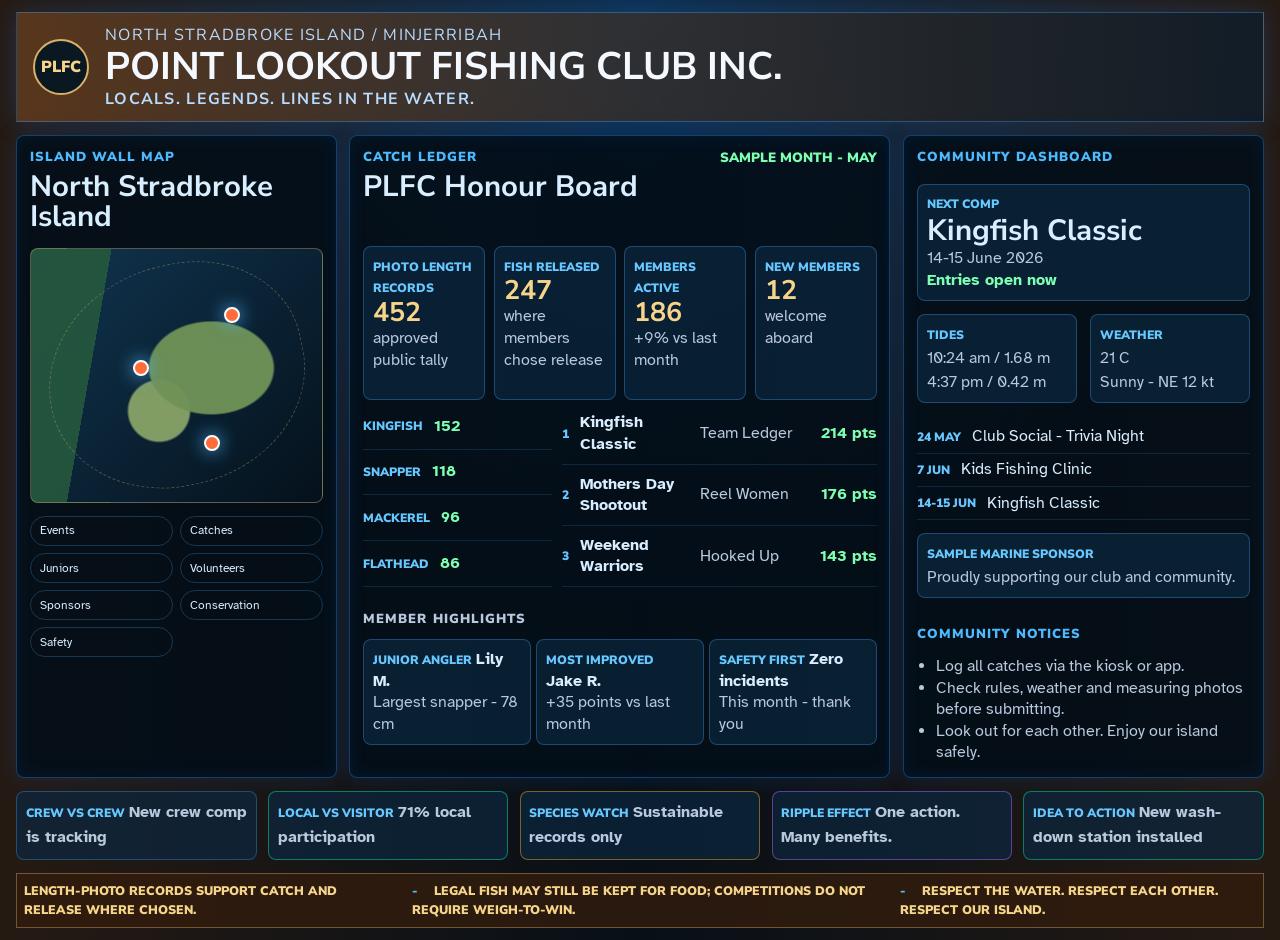
<file: honour-board.html>
<!doctype html>
<html lang="en-AU">
  <head>
    <meta charset="utf-8">
    <meta name="viewport" content="width=device-width, initial-scale=1">
    <meta name="description" content="Point Lookout Fishing Club honour board TV dashboard concept for wall art installations, kiosks and public-safe club storytelling.">
    <title>Honour Board | Point Lookout Fishing Club</title>
    <link rel="preconnect" href="https://fonts.googleapis.com">
    <link rel="preconnect" href="https://fonts.gstatic.com" crossorigin>
    <link href="https://fonts.googleapis.com/css2?family=Atkinson+Hyperlegible:wght@400;700&family=Nunito+Sans:wght@700;800;900&display=swap" rel="stylesheet">
    <link rel="stylesheet" href="styles.css">
    <link rel="icon" href="assets/favicon.svg" type="image/svg+xml">
  <link rel="shortcut icon" href="assets/favicon.ico" type="image/x-icon">
</head>
  <body class="honour-body">
    <a class="skip-link" href="#main">Skip to content</a>

    <header class="site-header honour-header">
      <nav class="nav" aria-label="Main navigation">
        <a class="brand-mark" href="index.html" aria-label="Point Lookout Fishing Club home">
          <span>Point Lookout</span>
          <strong>Fishing Club</strong>
        </a>
        <button class="nav-toggle" type="button" aria-expanded="false" aria-controls="nav-links">
          Menu
        </button>
        <div class="nav-links" id="nav-links">
          <a href="index.html">Dashboard</a>
          <a href="commerce.html">Commerce</a>
          <a href="processes.html">Processes</a>
          <a href="field-ops.html">Field Ops</a>
          <a href="data-hub.html">Data Hub</a>
          <a aria-current="page" href="honour-board.html">Honour Board</a>
          <a href="roadmap.html">Roadmap</a>
        </div>
      </nav>
    </header>

    <main id="main" class="honour-wall" data-honour-board>
      <section class="honour-title" aria-labelledby="honour-title">
        <div class="club-seal" aria-hidden="true">PLFC</div>
        <div>
          <p data-honour="brand.place">North Stradbroke Island / Minjerribah</p>
          <h1 id="honour-title" data-honour="brand.clubName">Point Lookout Fishing Club Inc.</h1>
          <strong data-honour="brand.tagline">Locals. Legends. Lines in the water.</strong>
        </div>
      </section>

      <section class="honour-grid" aria-label="Honour board dashboard">
        <article class="honour-panel honour-map">
          <p class="honour-kicker">Island wall map</p>
          <h2 data-honour="map.title">North Stradbroke Island</h2>
          <div class="wall-map-art" aria-hidden="true">
            <span class="wall-pin pin-one"></span>
            <span class="wall-pin pin-two"></span>
            <span class="wall-pin pin-three"></span>
          </div>
          <div class="wall-legend" data-honour-map-legend></div>
        </article>

        <article class="honour-panel catch-ledger">
          <div class="honour-panel-heading">
            <div>
              <p class="honour-kicker">Catch ledger</p>
              <h2>PLFC Honour Board</h2>
            </div>
            <span data-honour="updatedLabel">Sample month</span>
          </div>
          <div class="honour-stats" data-honour-summary></div>
          <div class="species-board" data-honour-species></div>
          <div class="results-board" data-honour-results></div>
          <div class="honour-highlights">
            <p class="honour-kicker">Member highlights</p>
            <div data-honour-highlights></div>
          </div>
        </article>

        <article class="honour-panel community-board">
          <p class="honour-kicker">Community dashboard</p>
          <div class="next-comp">
            <span>Next comp</span>
            <h2 data-honour="community.nextComp.title">Kingfish Classic</h2>
            <p data-honour="community.nextComp.date">14-15 June 2026</p>
            <strong data-honour="community.nextComp.status">Entries open now</strong>
          </div>
          <div class="condition-pair">
            <div>
              <span>Tides</span>
              <p data-honour="community.tides.high">High pending</p>
              <p data-honour="community.tides.low">Low pending</p>
            </div>
            <div>
              <span>Weather</span>
              <p data-honour="community.weather.temperature">--</p>
              <p data-honour="community.weather.summary">Pending</p>
            </div>
          </div>
          <div class="event-stack" data-honour-events></div>
          <div class="sponsor-slot">
            <span data-honour="sponsorSpotlight.name">Sponsor spotlight</span>
            <p data-honour="sponsorSpotlight.message">Proudly supporting the club.</p>
          </div>
          <div class="community-notices">
            <p class="honour-kicker">Community notices</p>
            <ul data-honour-notices></ul>
          </div>
        </article>
      </section>

      <section class="honour-bottom" data-honour-bottom aria-label="Bottom honour board tiles"></section>
      <section class="honour-ticker" data-honour-ticker aria-label="Honour board ticker"></section>
    </main>

    <script src="script.js"></script>
  </body>
</html>
</file>
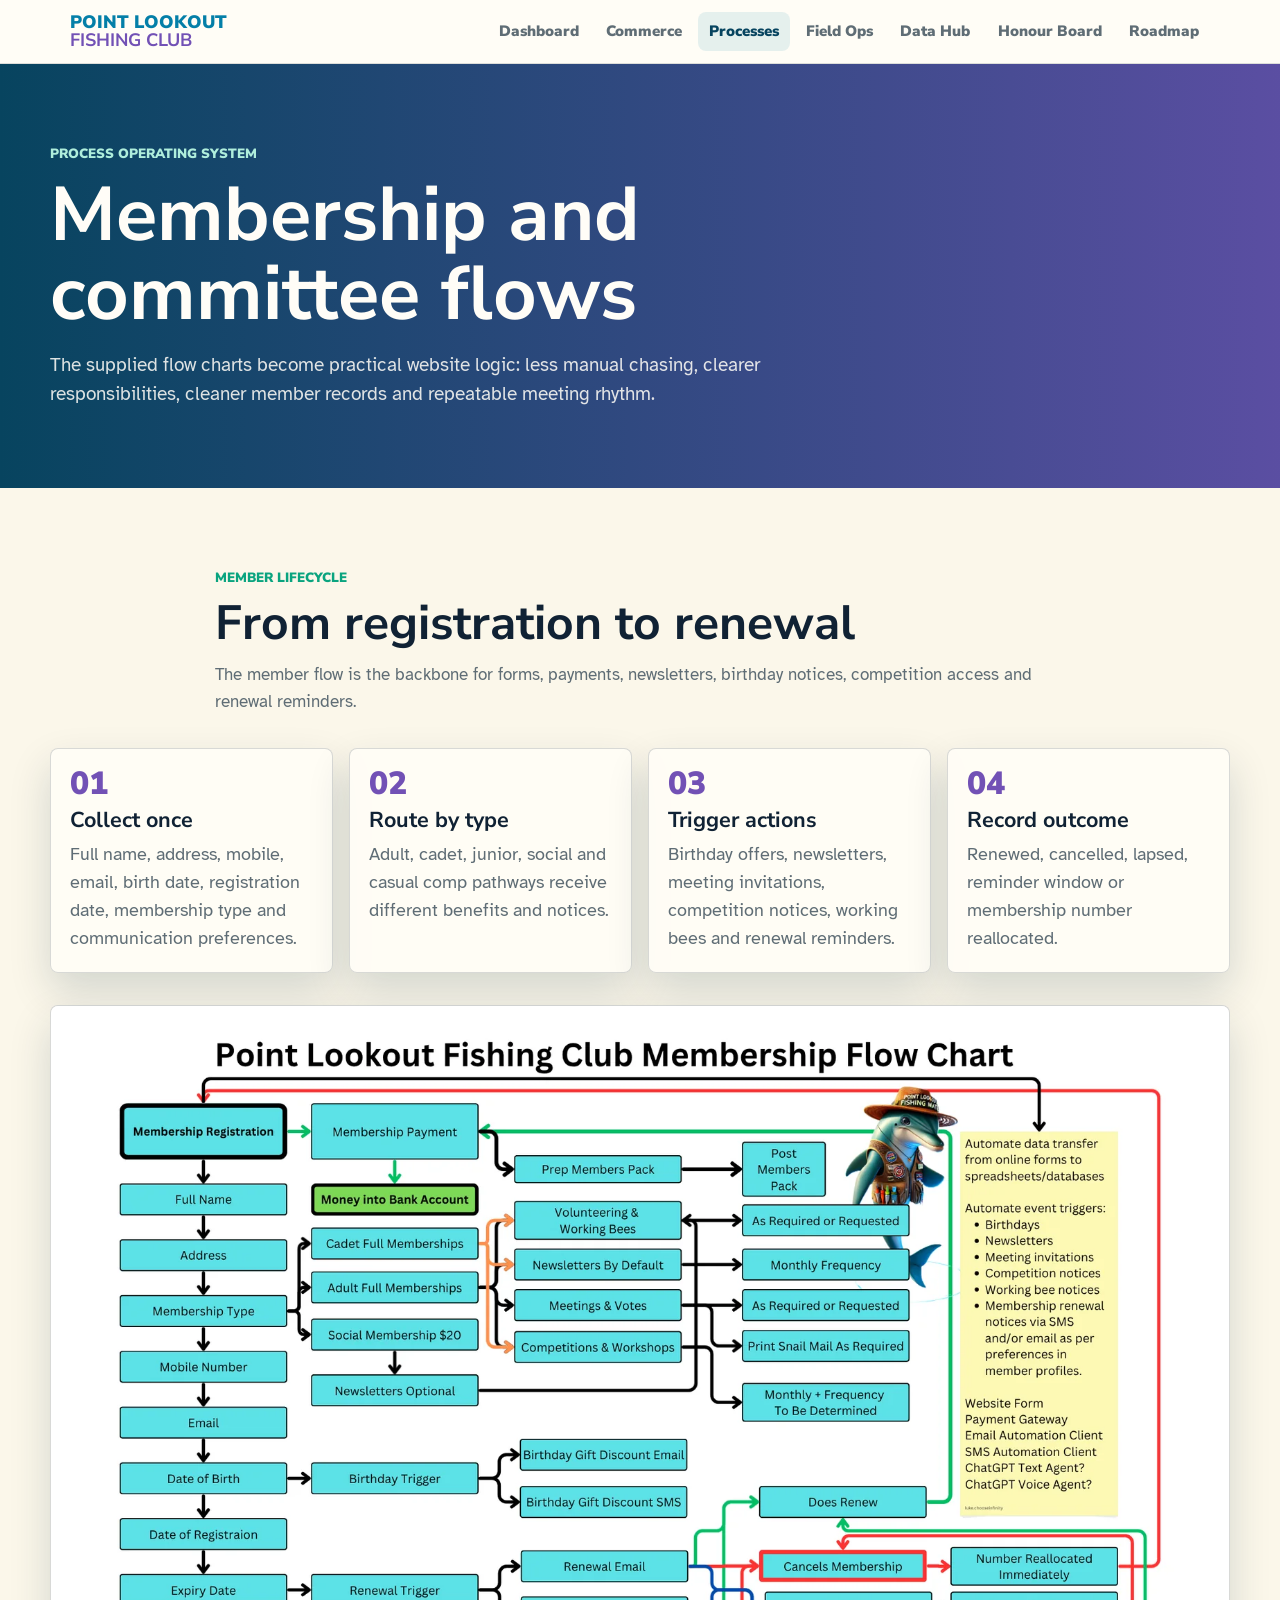
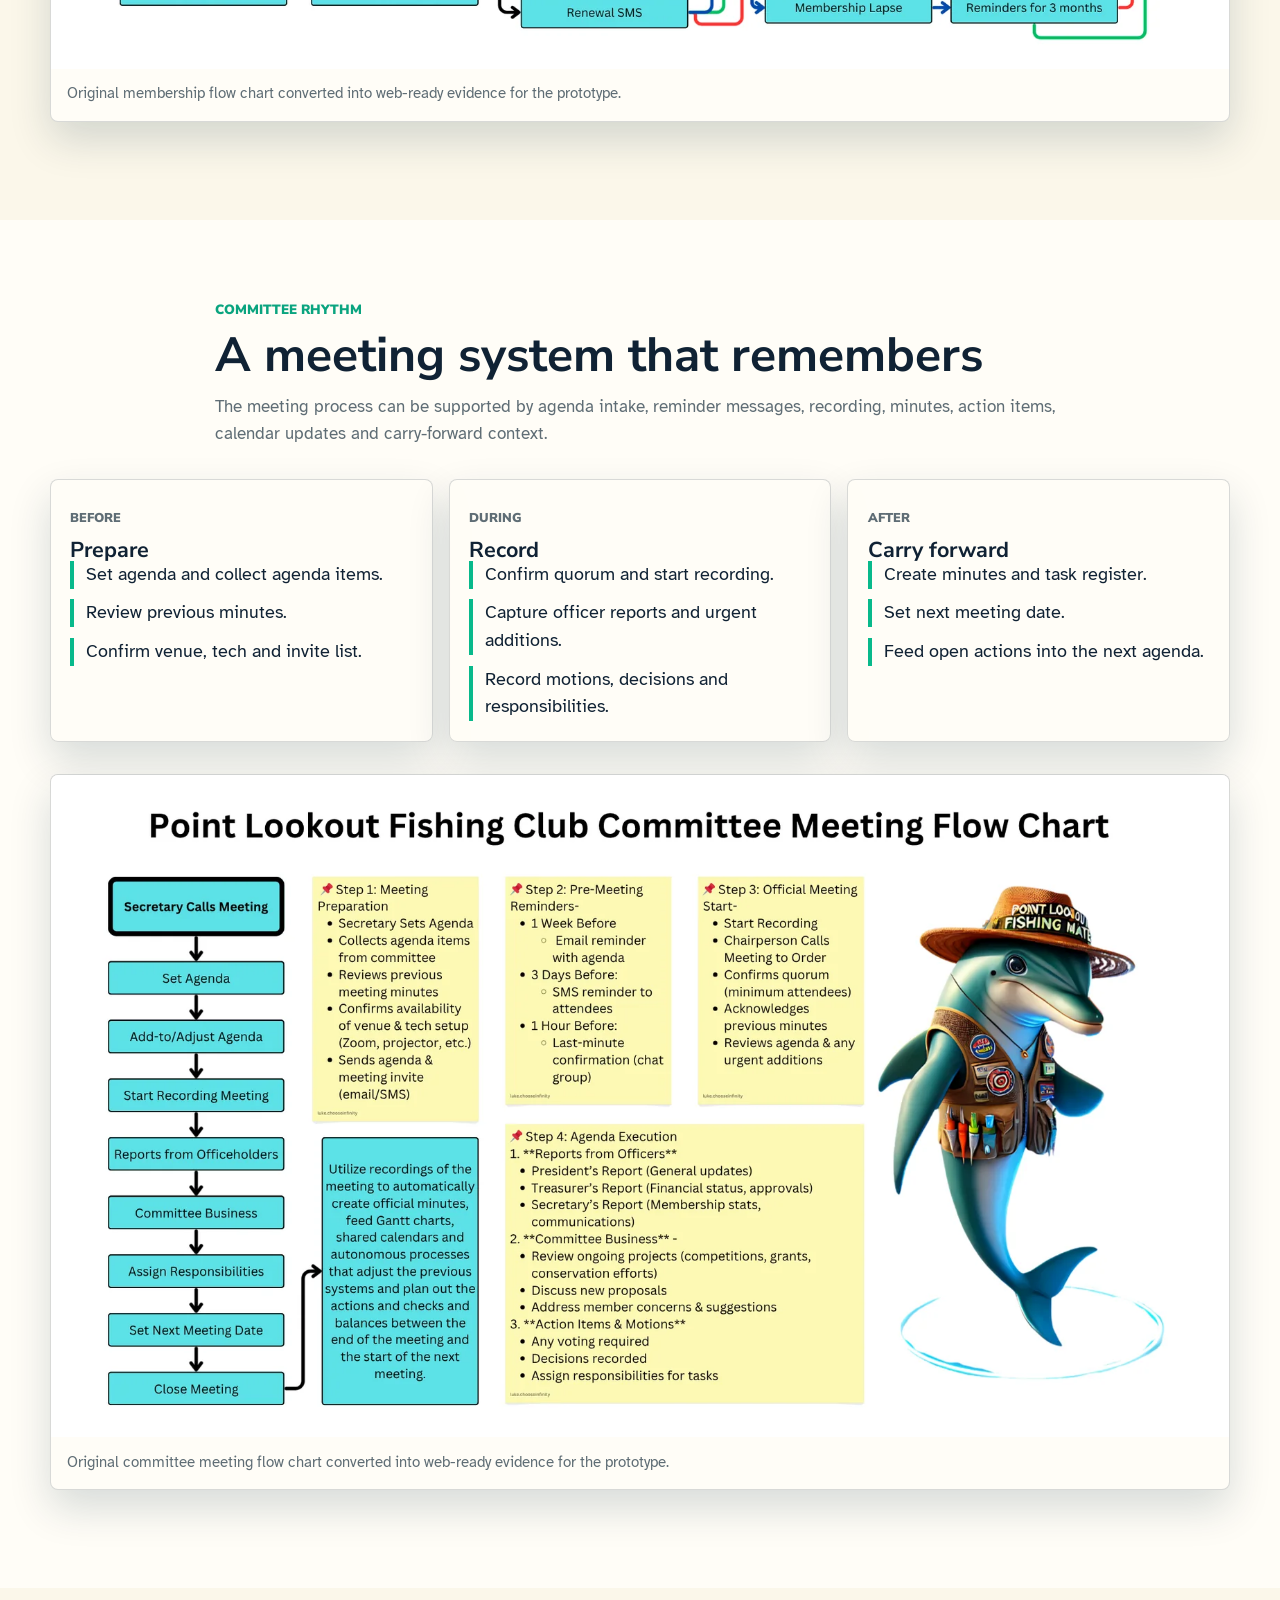
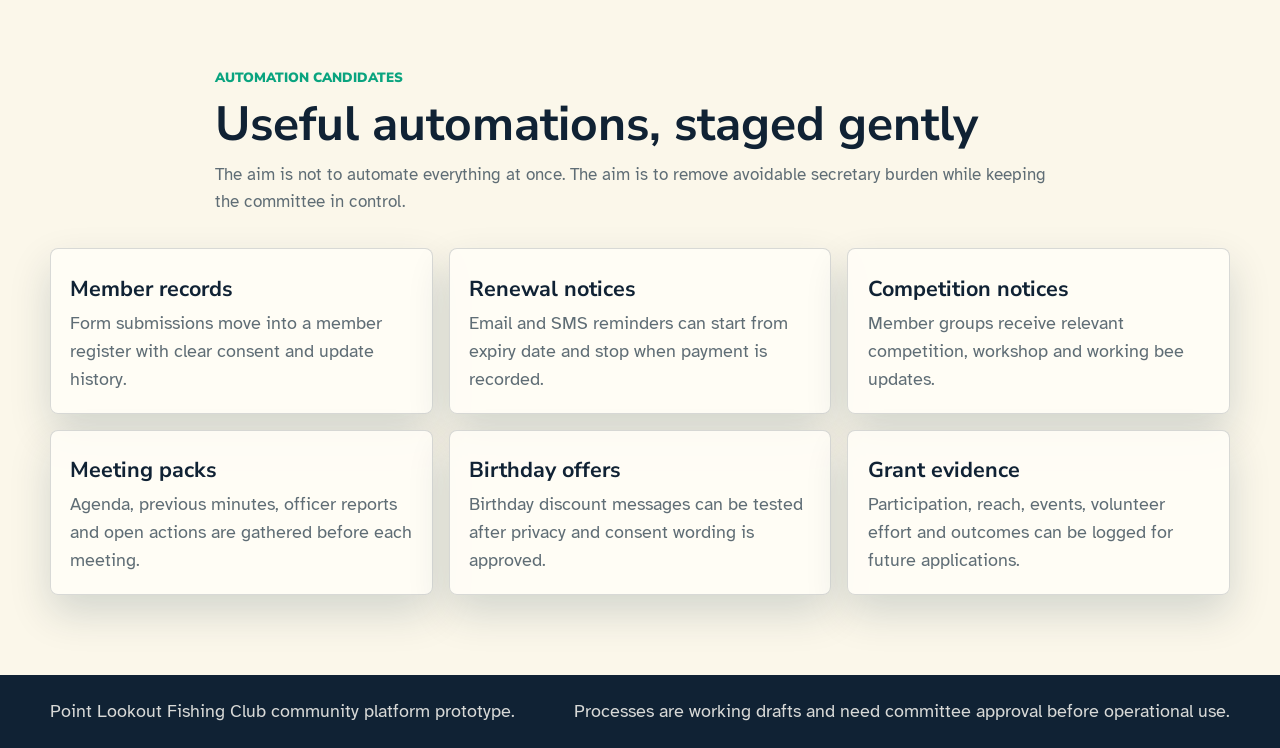
<file: processes.html>
<!doctype html>
<html lang="en-AU">
  <head>
    <meta charset="utf-8">
    <meta name="viewport" content="width=device-width, initial-scale=1">
    <meta name="description" content="Membership and committee meeting process flows for the Point Lookout Fishing Club community platform prototype.">
    <title>Processes | Point Lookout Fishing Club</title>
    <link rel="preconnect" href="https://fonts.googleapis.com">
    <link rel="preconnect" href="https://fonts.gstatic.com" crossorigin>
    <link href="https://fonts.googleapis.com/css2?family=Atkinson+Hyperlegible:wght@400;700&family=Nunito+Sans:wght@700;800;900&display=swap" rel="stylesheet">
    <link rel="stylesheet" href="styles.css">
    <link rel="icon" href="assets/favicon.svg" type="image/svg+xml">
  <link rel="shortcut icon" href="assets/favicon.ico" type="image/x-icon">
</head>
  <body>
    <a class="skip-link" href="#main">Skip to content</a>

    <header class="site-header">
      <nav class="nav" aria-label="Main navigation">
        <a class="brand-mark" href="index.html" aria-label="Point Lookout Fishing Club home">
          <span>Point Lookout</span>
          <strong>Fishing Club</strong>
        </a>
        <button class="nav-toggle" type="button" aria-expanded="false" aria-controls="nav-links">
          Menu
        </button>
        <div class="nav-links" id="nav-links">
          <a href="index.html">Dashboard</a>
          <a href="commerce.html">Commerce</a>
          <a aria-current="page" href="processes.html">Processes</a>
          <a href="field-ops.html">Field Ops</a>
          <a href="data-hub.html">Data Hub</a>
          <a href="honour-board.html">Honour Board</a>
          <a href="roadmap.html">Roadmap</a>
        </div>
      </nav>
    </header>

    <main id="main">
      <section class="page-hero process-hero" aria-labelledby="process-title">
        <div>
          <p class="eyebrow">Process operating system</p>
          <h1 id="process-title">Membership and committee flows</h1>
          <p>
            The supplied flow charts become practical website logic: less manual chasing, clearer responsibilities, cleaner member records and repeatable meeting rhythm.
          </p>
        </div>
      </section>

      <section class="section" id="membership-flow" aria-labelledby="membership-title">
        <div class="section-heading">
          <p class="eyebrow">Member lifecycle</p>
          <h2 id="membership-title">From registration to renewal</h2>
          <p>
            The member flow is the backbone for forms, payments, newsletters, birthday notices, competition access and renewal reminders.
          </p>
        </div>
        <div class="flow-columns">
          <article>
            <span>01</span>
            <h3>Collect once</h3>
            <p>Full name, address, mobile, email, birth date, registration date, membership type and communication preferences.</p>
          </article>
          <article>
            <span>02</span>
            <h3>Route by type</h3>
            <p>Adult, cadet, junior, social and casual comp pathways receive different benefits and notices.</p>
          </article>
          <article>
            <span>03</span>
            <h3>Trigger actions</h3>
            <p>Birthday offers, newsletters, meeting invitations, competition notices, working bees and renewal reminders.</p>
          </article>
          <article>
            <span>04</span>
            <h3>Record outcome</h3>
            <p>Renewed, cancelled, lapsed, reminder window or membership number reallocated.</p>
          </article>
        </div>
        <figure class="wide-evidence">
          <img src="assets/membership-flow.webp" alt="Point Lookout Fishing Club membership flow chart" width="1700" height="956" loading="lazy">
          <figcaption>Original membership flow chart converted into web-ready evidence for the prototype.</figcaption>
        </figure>
      </section>

      <section class="section pale" id="meeting-flow" aria-labelledby="meeting-title">
        <div class="section-heading">
          <p class="eyebrow">Committee rhythm</p>
          <h2 id="meeting-title">A meeting system that remembers</h2>
          <p>
            The meeting process can be supported by agenda intake, reminder messages, recording, minutes, action items, calendar updates and carry-forward context.
          </p>
        </div>
        <div class="meeting-lanes">
          <article>
            <p class="category">Before</p>
            <h3>Prepare</h3>
            <ul>
              <li>Set agenda and collect agenda items.</li>
              <li>Review previous minutes.</li>
              <li>Confirm venue, tech and invite list.</li>
            </ul>
          </article>
          <article>
            <p class="category">During</p>
            <h3>Record</h3>
            <ul>
              <li>Confirm quorum and start recording.</li>
              <li>Capture officer reports and urgent additions.</li>
              <li>Record motions, decisions and responsibilities.</li>
            </ul>
          </article>
          <article>
            <p class="category">After</p>
            <h3>Carry forward</h3>
            <ul>
              <li>Create minutes and task register.</li>
              <li>Set next meeting date.</li>
              <li>Feed open actions into the next agenda.</li>
            </ul>
          </article>
        </div>
        <figure class="wide-evidence">
          <img src="assets/committee-meeting-flow.webp" alt="Point Lookout Fishing Club committee meeting flow chart" width="1700" height="956" loading="lazy">
          <figcaption>Original committee meeting flow chart converted into web-ready evidence for the prototype.</figcaption>
        </figure>
      </section>

      <section class="section" aria-labelledby="automation-title">
        <div class="section-heading">
          <p class="eyebrow">Automation candidates</p>
          <h2 id="automation-title">Useful automations, staged gently</h2>
          <p>
            The aim is not to automate everything at once. The aim is to remove avoidable secretary burden while keeping the committee in control.
          </p>
        </div>
        <div class="automation-grid">
          <article>
            <h3>Member records</h3>
            <p>Form submissions move into a member register with clear consent and update history.</p>
          </article>
          <article>
            <h3>Renewal notices</h3>
            <p>Email and SMS reminders can start from expiry date and stop when payment is recorded.</p>
          </article>
          <article>
            <h3>Competition notices</h3>
            <p>Member groups receive relevant competition, workshop and working bee updates.</p>
          </article>
          <article>
            <h3>Meeting packs</h3>
            <p>Agenda, previous minutes, officer reports and open actions are gathered before each meeting.</p>
          </article>
          <article>
            <h3>Birthday offers</h3>
            <p>Birthday discount messages can be tested after privacy and consent wording is approved.</p>
          </article>
          <article>
            <h3>Grant evidence</h3>
            <p>Participation, reach, events, volunteer effort and outcomes can be logged for future applications.</p>
          </article>
        </div>
      </section>
    </main>

    <footer class="site-footer">
      <p>Point Lookout Fishing Club community platform prototype.</p>
      <p>Processes are working drafts and need committee approval before operational use.</p>
    </footer>

    <button class="to-top" type="button" data-to-top aria-label="Back to top">Top</button>
    <script src="script.js"></script>
  </body>
</html>
</file>
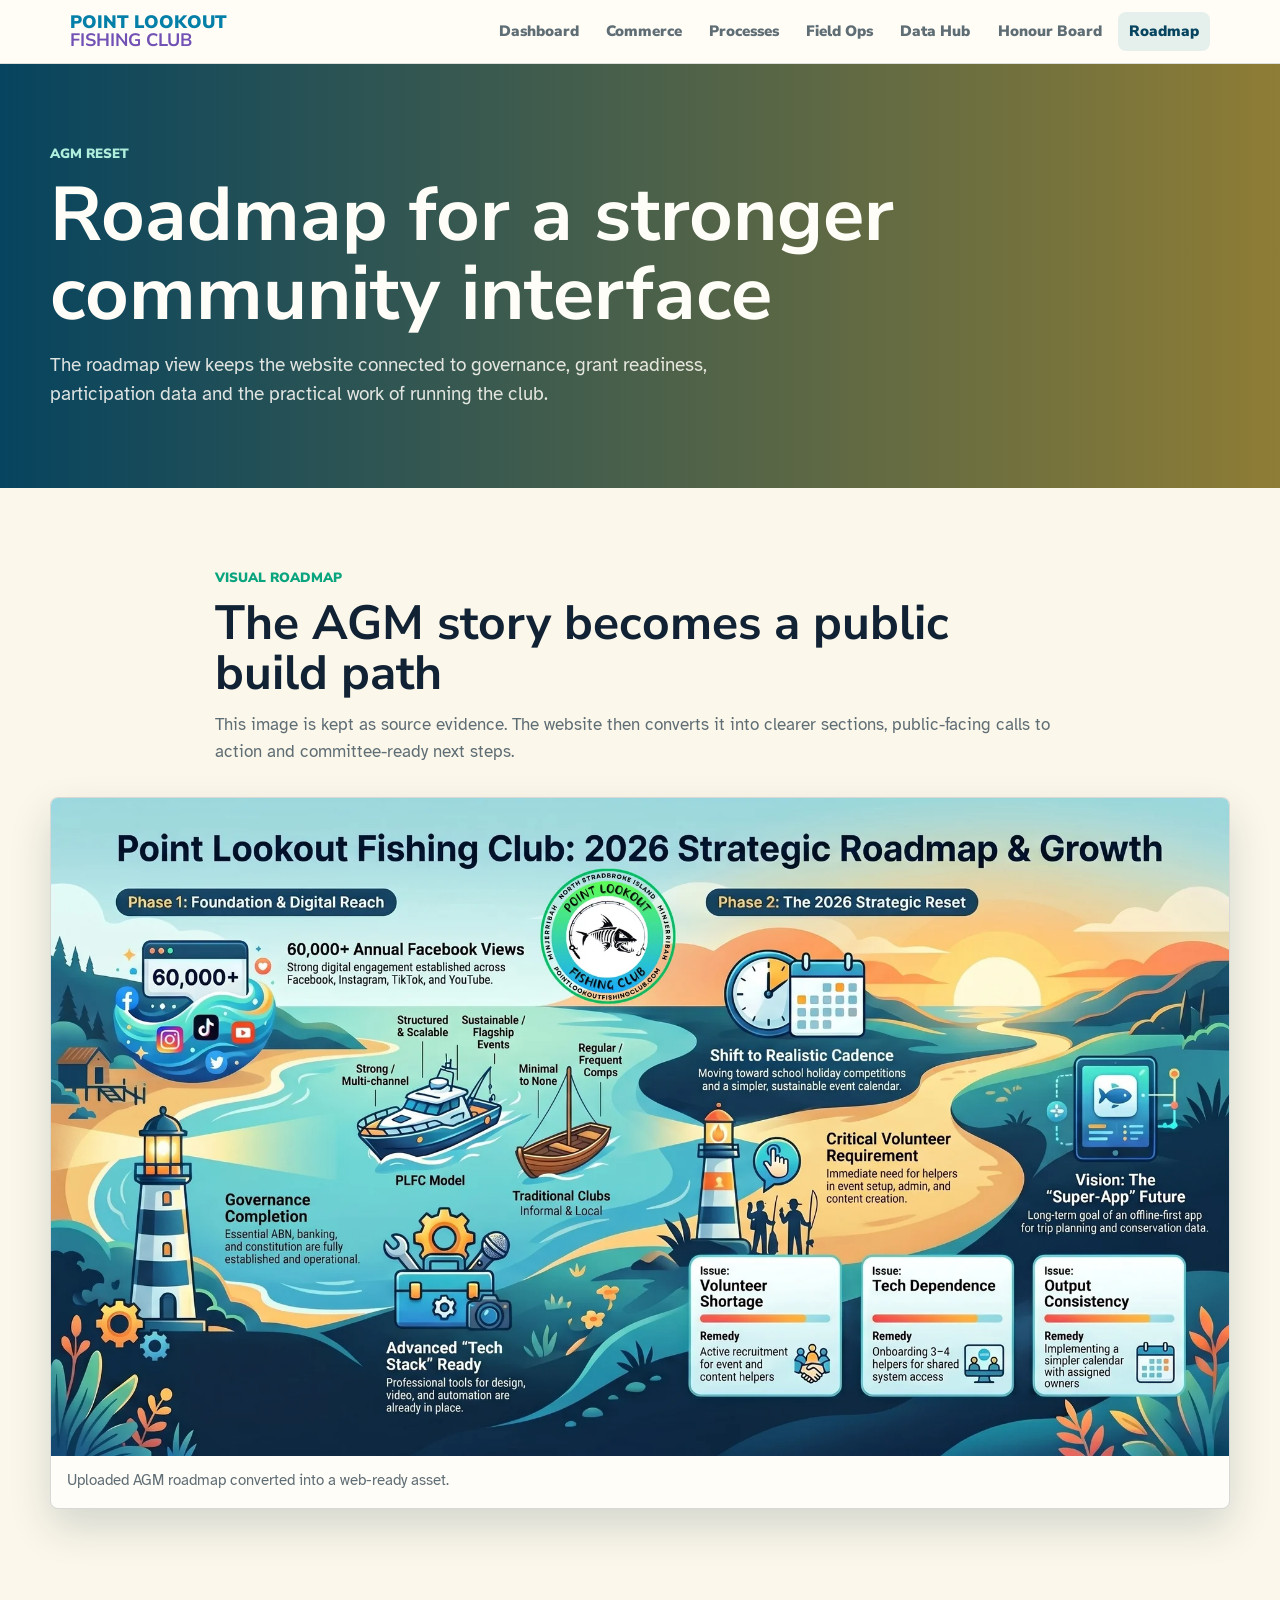
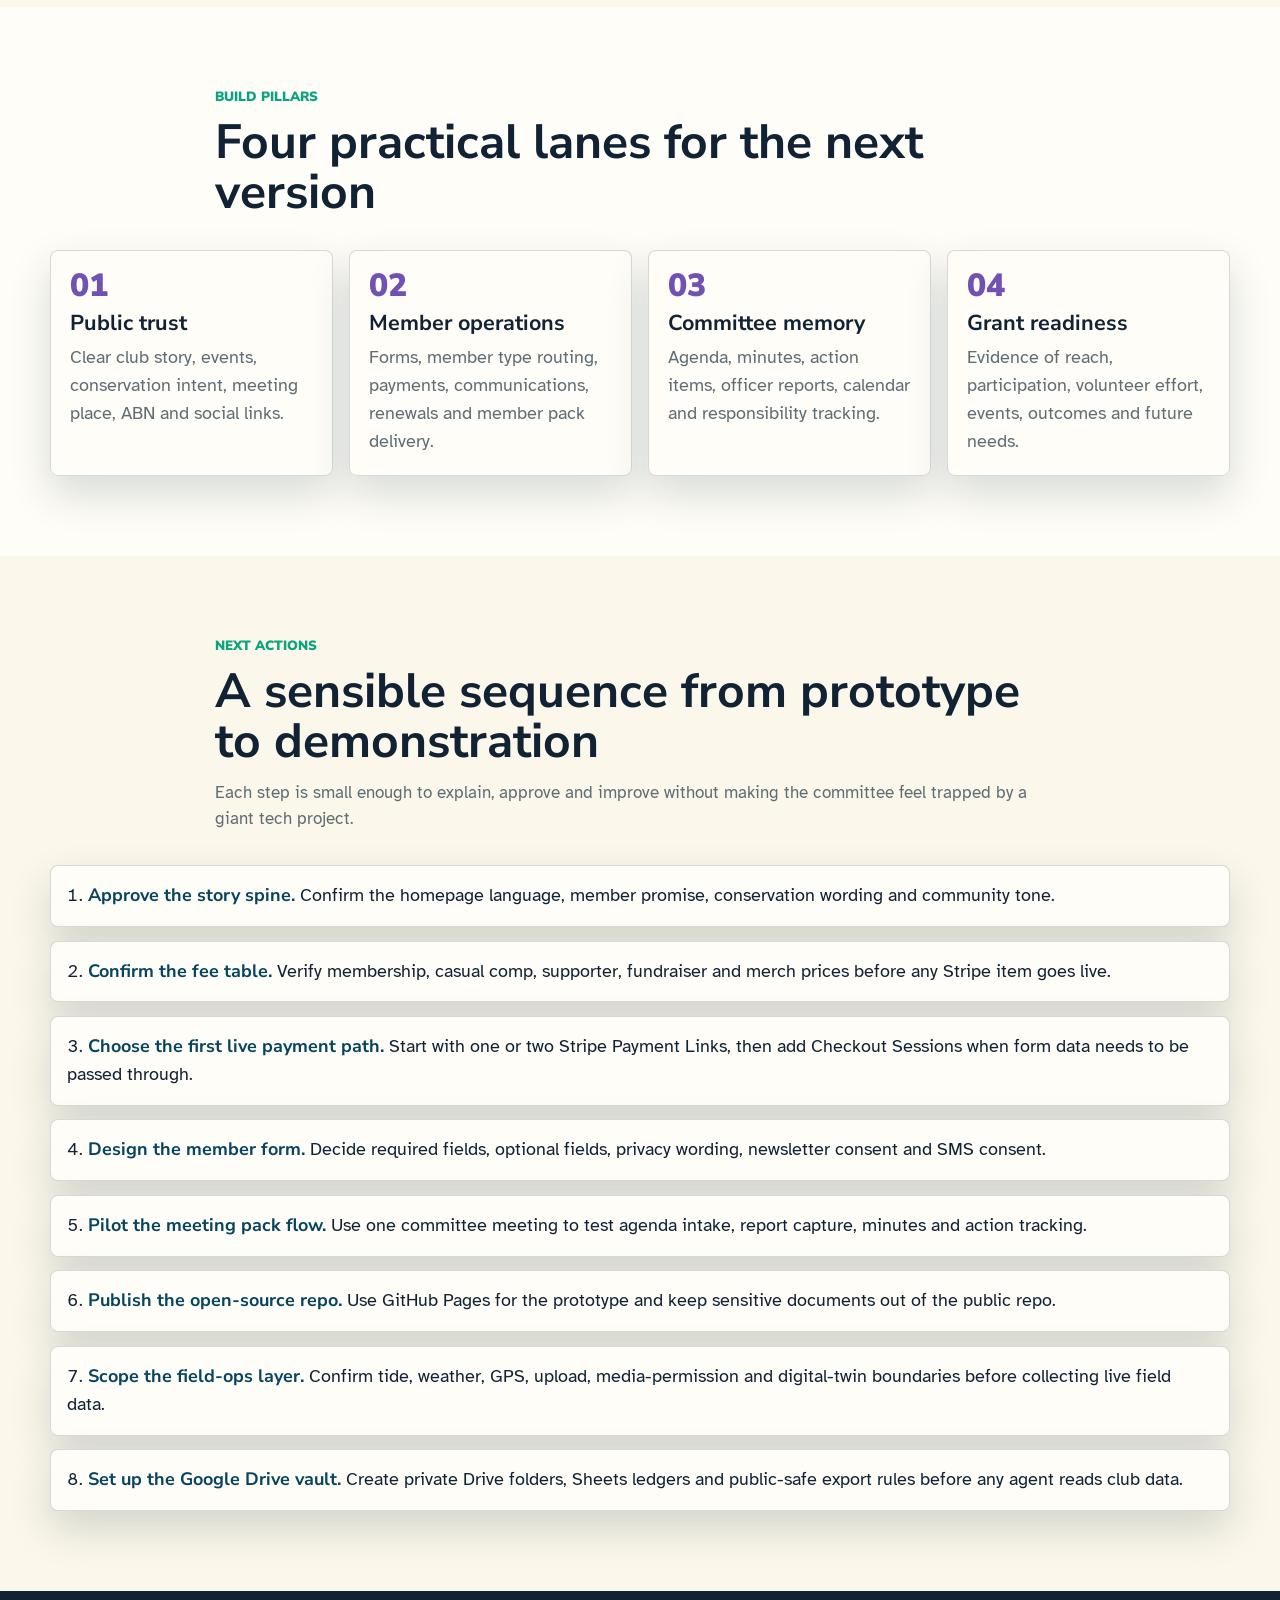
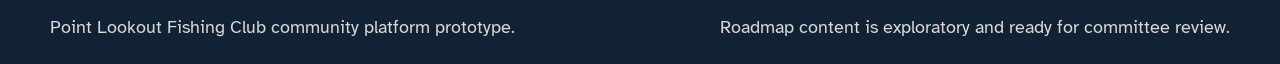
<file: roadmap.html>
<!doctype html>
<html lang="en-AU">
  <head>
    <meta charset="utf-8">
    <meta name="viewport" content="width=device-width, initial-scale=1">
    <meta name="description" content="AGM roadmap and next actions for the Point Lookout Fishing Club community platform prototype.">
    <title>Roadmap | Point Lookout Fishing Club</title>
    <link rel="preconnect" href="https://fonts.googleapis.com">
    <link rel="preconnect" href="https://fonts.gstatic.com" crossorigin>
    <link href="https://fonts.googleapis.com/css2?family=Atkinson+Hyperlegible:wght@400;700&family=Nunito+Sans:wght@700;800;900&display=swap" rel="stylesheet">
    <link rel="stylesheet" href="styles.css">
    <link rel="icon" href="assets/favicon.svg" type="image/svg+xml">
  <link rel="shortcut icon" href="assets/favicon.ico" type="image/x-icon">
</head>
  <body>
    <a class="skip-link" href="#main">Skip to content</a>

    <header class="site-header">
      <nav class="nav" aria-label="Main navigation">
        <a class="brand-mark" href="index.html" aria-label="Point Lookout Fishing Club home">
          <span>Point Lookout</span>
          <strong>Fishing Club</strong>
        </a>
        <button class="nav-toggle" type="button" aria-expanded="false" aria-controls="nav-links">
          Menu
        </button>
        <div class="nav-links" id="nav-links">
          <a href="index.html">Dashboard</a>
          <a href="commerce.html">Commerce</a>
          <a href="processes.html">Processes</a>
          <a href="field-ops.html">Field Ops</a>
          <a href="data-hub.html">Data Hub</a>
          <a href="honour-board.html">Honour Board</a>
          <a aria-current="page" href="roadmap.html">Roadmap</a>
        </div>
      </nav>
    </header>

    <main id="main">
      <section class="page-hero roadmap-hero" aria-labelledby="roadmap-title">
        <div>
          <p class="eyebrow">AGM reset</p>
          <h1 id="roadmap-title">Roadmap for a stronger community interface</h1>
          <p>
            The roadmap view keeps the website connected to governance, grant readiness, participation data and the practical work of running the club.
          </p>
        </div>
      </section>

      <section class="section" aria-labelledby="roadmap-image-title">
        <div class="section-heading">
          <p class="eyebrow">Visual roadmap</p>
          <h2 id="roadmap-image-title">The AGM story becomes a public build path</h2>
          <p>
            This image is kept as source evidence. The website then converts it into clearer sections, public-facing calls to action and committee-ready next steps.
          </p>
        </div>
        <figure class="wide-evidence">
          <img src="assets/agm-roadmap.webp" alt="Point Lookout Fishing Club AGM roadmap visual" width="1900" height="1060" loading="lazy">
          <figcaption>Uploaded AGM roadmap converted into a web-ready asset.</figcaption>
        </figure>
      </section>

      <section class="section pale" aria-labelledby="pillars-title">
        <div class="section-heading">
          <p class="eyebrow">Build pillars</p>
          <h2 id="pillars-title">Four practical lanes for the next version</h2>
        </div>
        <div class="pillar-grid">
          <article>
            <span>01</span>
            <h3>Public trust</h3>
            <p>Clear club story, events, conservation intent, meeting place, ABN and social links.</p>
          </article>
          <article>
            <span>02</span>
            <h3>Member operations</h3>
            <p>Forms, member type routing, payments, communications, renewals and member pack delivery.</p>
          </article>
          <article>
            <span>03</span>
            <h3>Committee memory</h3>
            <p>Agenda, minutes, action items, officer reports, calendar and responsibility tracking.</p>
          </article>
          <article>
            <span>04</span>
            <h3>Grant readiness</h3>
            <p>Evidence of reach, participation, volunteer effort, events, outcomes and future needs.</p>
          </article>
        </div>
      </section>

      <section class="section" id="next-actions" aria-labelledby="next-title">
        <div class="section-heading">
          <p class="eyebrow">Next actions</p>
          <h2 id="next-title">A sensible sequence from prototype to demonstration</h2>
          <p>
            Each step is small enough to explain, approve and improve without making the committee feel trapped by a giant tech project.
          </p>
        </div>
        <ol class="action-list">
          <li>
            <strong>Approve the story spine.</strong>
            Confirm the homepage language, member promise, conservation wording and community tone.
          </li>
          <li>
            <strong>Confirm the fee table.</strong>
            Verify membership, casual comp, supporter, fundraiser and merch prices before any Stripe item goes live.
          </li>
          <li>
            <strong>Choose the first live payment path.</strong>
            Start with one or two Stripe Payment Links, then add Checkout Sessions when form data needs to be passed through.
          </li>
          <li>
            <strong>Design the member form.</strong>
            Decide required fields, optional fields, privacy wording, newsletter consent and SMS consent.
          </li>
          <li>
            <strong>Pilot the meeting pack flow.</strong>
            Use one committee meeting to test agenda intake, report capture, minutes and action tracking.
          </li>
          <li>
            <strong>Publish the open-source repo.</strong>
            Use GitHub Pages for the prototype and keep sensitive documents out of the public repo.
          </li>
          <li>
            <strong>Scope the field-ops layer.</strong>
            Confirm tide, weather, GPS, upload, media-permission and digital-twin boundaries before collecting live field data.
          </li>
          <li>
            <strong>Set up the Google Drive vault.</strong>
            Create private Drive folders, Sheets ledgers and public-safe export rules before any agent reads club data.
          </li>
        </ol>
      </section>
    </main>

    <footer class="site-footer">
      <p>Point Lookout Fishing Club community platform prototype.</p>
      <p>Roadmap content is exploratory and ready for committee review.</p>
    </footer>

    <button class="to-top" type="button" data-to-top aria-label="Back to top">Top</button>
    <script src="script.js"></script>
  </body>
</html>
</file>
<file: styles.css>
:root {
  --ink: #102234;
  --deep-ocean: #07445f;
  --ocean: #047fa8;
  --sky: #8fd8ee;
  --reef: #0aa47f;
  --emerald: #08b98b;
  --floral: #507f59;
  --purple: #7251b5;
  --gold: #d69b1f;
  --sand: #fbf7ea;
  --shell: #fffdf7;
  --titanium: #5f6d75;
  --line: rgba(16, 34, 52, 0.16);
  --shadow: 0 18px 42px rgba(9, 46, 65, 0.16);
  --heading: "Nunito Sans", "Avenir Next", Arial, sans-serif;
  --body: "Atkinson Hyperlegible", "Source Sans 3", Arial, sans-serif;
  --max-width: 1180px;
}

* {
  box-sizing: border-box;
}

html {
  scroll-behavior: smooth;
}

body {
  margin: 0;
  background: var(--sand);
  color: var(--ink);
  font-family: var(--body);
  font-size: 18px;
  line-height: 1.55;
}

body::selection {
  background: var(--gold);
  color: var(--ink);
}

img {
  display: block;
  height: auto;
  max-width: 100%;
}

a {
  color: inherit;
}

[hidden] {
  display: none !important;
}

.skip-link {
  background: var(--gold);
  color: var(--ink);
  font-weight: 700;
  left: 1rem;
  padding: 0.7rem 0.9rem;
  position: absolute;
  top: -4rem;
  z-index: 30;
}

.skip-link:focus {
  top: 1rem;
}

.site-header {
  background: rgba(255, 253, 247, 0.94);
  border-bottom: 1px solid rgba(16, 34, 52, 0.14);
  position: sticky;
  top: 0;
  z-index: 20;
}

.nav {
  align-items: center;
  display: flex;
  gap: 1.2rem;
  justify-content: space-between;
  margin: 0 auto;
  max-width: var(--max-width);
  padding: 0.75rem 1.25rem;
}

.brand-mark {
  color: var(--ink);
  display: grid;
  font-family: var(--heading);
  font-weight: 900;
  line-height: 0.96;
  text-decoration: none;
  text-transform: uppercase;
}

.brand-mark span {
  color: var(--ocean);
}

.brand-mark strong {
  color: var(--purple);
}

.nav-links {
  align-items: center;
  display: flex;
  flex-wrap: wrap;
  gap: 0.3rem;
}

.nav-links a {
  border-radius: 8px;
  color: var(--titanium);
  font-family: var(--heading);
  font-size: 0.94rem;
  font-weight: 900;
  padding: 0.5rem 0.7rem;
  text-decoration: none;
}

.nav-links a:hover,
.nav-links a:focus,
.nav-links a[aria-current="page"] {
  background: rgba(4, 127, 168, 0.1);
  color: var(--deep-ocean);
}

.nav-toggle {
  background: var(--shell);
  border: 1px solid var(--line);
  border-radius: 8px;
  color: var(--ink);
  display: none;
  font-family: var(--heading);
  font-weight: 900;
  padding: 0.55rem 0.8rem;
}

.hero {
  align-items: center;
  display: grid;
  min-height: 82svh;
  overflow: hidden;
  position: relative;
}

.hero-image,
.hero-shade {
  height: 100%;
  inset: 0;
  position: absolute;
  width: 100%;
}

.hero-image {
  object-fit: cover;
}

.hero-shade {
  background:
    linear-gradient(90deg, rgba(4, 68, 95, 0.82), rgba(4, 68, 95, 0.45) 48%, rgba(251, 247, 234, 0.12)),
    linear-gradient(0deg, rgba(16, 34, 52, 0.32), rgba(16, 34, 52, 0.12));
}

.hero-copy {
  color: var(--shell);
  margin: 0 auto;
  max-width: var(--max-width);
  padding: 5rem 1.25rem 6rem;
  position: relative;
  width: 100%;
  z-index: 1;
}

.hero-copy > * {
  max-width: 700px;
}

.eyebrow {
  color: var(--reef);
  font-family: var(--heading);
  font-size: 0.84rem;
  font-weight: 900;
  letter-spacing: 0;
  margin: 0 0 0.65rem;
  text-transform: uppercase;
}

.hero .eyebrow,
.page-hero .eyebrow {
  color: #afeedc;
}

h1,
h2,
h3 {
  font-family: var(--heading);
  letter-spacing: 0;
  line-height: 1.04;
  margin: 0;
}

h1 {
  font-size: 4.75rem;
}

h2 {
  font-size: 3rem;
}

h3 {
  font-size: 1.35rem;
}

p {
  margin: 0;
}

.hero-lede {
  color: rgba(255, 253, 247, 0.92);
  font-size: 1.32rem;
  margin-top: 1.1rem;
}

.hero-actions,
.inline-actions {
  align-items: center;
  display: flex;
  flex-wrap: wrap;
  gap: 0.8rem;
  margin-top: 1.6rem;
}

.button {
  align-items: center;
  border: 1px solid transparent;
  border-radius: 8px;
  cursor: pointer;
  display: inline-flex;
  font-family: var(--heading);
  font-size: 0.98rem;
  font-weight: 900;
  justify-content: center;
  min-height: 48px;
  min-width: 10rem;
  padding: 0.75rem 1rem;
  text-decoration: none;
}

.button.primary {
  background: var(--gold);
  color: var(--ink);
}

.button.secondary {
  background: rgba(255, 253, 247, 0.92);
  border-color: rgba(255, 253, 247, 0.55);
  color: var(--deep-ocean);
}

.button:hover,
.button:focus,
.text-button:hover,
.text-button:focus {
  transform: translateY(-1px);
}

.intro-band {
  background: var(--deep-ocean);
  color: var(--shell);
}

.intro-band div {
  align-items: center;
  display: flex;
  flex-wrap: wrap;
  gap: 0.5rem;
  margin: 0 auto;
  max-width: var(--max-width);
  padding: 1rem 1.25rem;
}

.intro-band strong {
  color: var(--sky);
}

.section {
  padding: 5rem 1.25rem;
}

.section > * {
  margin-left: auto;
  margin-right: auto;
  max-width: var(--max-width);
}

.section-heading {
  margin-bottom: 2rem;
  max-width: 850px;
}

.section-heading p:not(.eyebrow) {
  color: var(--titanium);
  font-size: 1.08rem;
  margin-top: 0.8rem;
}

.pale {
  background: var(--shell);
}

.dashboard-section {
  background:
    linear-gradient(180deg, rgba(143, 216, 238, 0.22), rgba(251, 247, 234, 0)),
    var(--sand);
}

.metric-strip {
  display: grid;
  gap: 1rem;
  grid-template-columns: repeat(4, minmax(0, 1fr));
  margin-bottom: 2rem;
}

.metric-strip article,
.method-grid article,
.flow-columns article,
.meeting-lanes article,
.automation-grid article,
.evidence-grid article,
.pillar-grid article,
.journey-steps article,
.price-item {
  background: rgba(255, 253, 247, 0.9);
  border: 1px solid var(--line);
  border-radius: 8px;
  box-shadow: var(--shadow);
}

.metric-strip article {
  padding: 1.15rem;
}

.metric-strip span,
.flow-columns span,
.method-grid span,
.pillar-grid span,
.journey-steps span {
  color: var(--purple);
  display: block;
  font-family: var(--heading);
  font-size: 2rem;
  font-weight: 900;
  line-height: 1;
}

.metric-strip p {
  color: var(--titanium);
  margin-top: 0.45rem;
}

.view-tabs {
  background: rgba(255, 253, 247, 0.72);
  border: 1px solid var(--line);
  border-radius: 8px;
  display: flex;
  flex-wrap: wrap;
  gap: 0.35rem;
  margin-bottom: 1rem;
  padding: 0.35rem;
}

.view-tabs button {
  background: transparent;
  border: 0;
  border-radius: 7px;
  color: var(--titanium);
  cursor: pointer;
  flex: 1 1 10rem;
  font-family: var(--heading);
  font-size: 0.98rem;
  font-weight: 900;
  min-height: 46px;
  padding: 0.7rem 0.9rem;
}

.view-tabs button.is-active,
.view-tabs button[aria-selected="true"] {
  background: var(--deep-ocean);
  color: var(--shell);
}

.prototype-panel {
  align-items: start;
  background: var(--shell);
  border: 1px solid var(--line);
  border-radius: 8px;
  box-shadow: var(--shadow);
  display: grid;
  gap: 1.5rem;
  grid-template-columns: minmax(0, 0.95fr) minmax(280px, 0.75fr);
  padding: 1.5rem;
}

.prototype-panel h3 {
  font-size: 2rem;
}

.prototype-panel p:not(.eyebrow) {
  color: var(--titanium);
  margin-top: 0.75rem;
}

.signal-list,
.check-list,
.meeting-lanes ul {
  display: grid;
  gap: 0.65rem;
  list-style: none;
  margin: 0;
  padding: 0;
}

.signal-list li,
.check-list li,
.meeting-lanes li {
  border-left: 4px solid var(--emerald);
  padding-left: 0.75rem;
}

.split-section {
  align-items: center;
  display: grid;
  gap: 2rem;
  grid-template-columns: minmax(0, 0.9fr) minmax(320px, 1.1fr);
}

.split-copy {
  max-width: 620px;
}

.split-copy p:not(.eyebrow) {
  color: var(--titanium);
  margin-top: 0.9rem;
}

.journey-steps,
.price-grid,
.catalogue-grid,
.method-grid,
.flow-columns,
.meeting-lanes,
.automation-grid,
.evidence-grid,
.pillar-grid {
  display: grid;
  gap: 1rem;
}

.journey-steps {
  grid-template-columns: repeat(2, minmax(0, 1fr));
}

.journey-steps article,
.method-grid article,
.flow-columns article,
.meeting-lanes article,
.automation-grid article,
.evidence-grid article,
.pillar-grid article {
  padding: 1.2rem;
}

.journey-steps h3,
.method-grid h3,
.flow-columns h3,
.meeting-lanes h3,
.automation-grid h3,
.evidence-grid h3,
.pillar-grid h3 {
  margin-top: 0.6rem;
}

.journey-steps p,
.method-grid p,
.flow-columns p,
.meeting-lanes p,
.automation-grid p,
.evidence-grid p,
.pillar-grid p {
  color: var(--titanium);
  margin-top: 0.6rem;
}

.commerce-preview {
  background: linear-gradient(180deg, rgba(10, 164, 127, 0.12), rgba(143, 216, 238, 0.15));
}

.price-grid {
  grid-template-columns: repeat(3, minmax(0, 1fr));
}

.catalogue-grid {
  grid-template-columns: repeat(3, minmax(0, 1fr));
}

.price-item {
  display: flex;
  flex-direction: column;
  min-height: 320px;
  padding: 1.2rem;
}

.category {
  color: var(--reef);
  font-family: var(--heading);
  font-size: 0.8rem;
  font-weight: 900;
  margin: 0 0 0.5rem;
  text-transform: uppercase;
}

.price {
  color: var(--purple);
  font-family: var(--heading);
  font-size: 1.8rem;
  font-weight: 900;
  margin: 0.65rem 0;
}

.price-item p:not(.category):not(.price) {
  color: var(--titanium);
}

.text-button {
  background: transparent;
  border: 0;
  border-top: 1px solid var(--line);
  color: var(--deep-ocean);
  cursor: pointer;
  font-family: var(--heading);
  font-size: 0.98rem;
  font-weight: 900;
  margin-top: auto;
  padding: 1rem 0 0;
  text-align: left;
}

.image-panel {
  border-radius: 8px;
  margin: 0;
  overflow: hidden;
}

.image-panel img {
  aspect-ratio: 4 / 5;
  height: 100%;
  object-fit: cover;
  width: 100%;
}

.evidence-band {
  background: var(--deep-ocean);
  color: var(--shell);
}

.evidence-band .eyebrow {
  color: #afeedc;
}

.evidence-band .section-heading p:not(.eyebrow),
.evidence-band .evidence-grid p {
  color: rgba(255, 253, 247, 0.78);
}

.evidence-grid {
  grid-template-columns: repeat(4, minmax(0, 1fr));
}

.evidence-grid article {
  background: rgba(255, 253, 247, 0.08);
  border-color: rgba(255, 253, 247, 0.18);
  box-shadow: none;
}

.contact-section {
  align-items: center;
  background: var(--gold);
  display: grid;
  gap: 2rem;
  grid-template-columns: minmax(0, 1fr) auto;
  padding: 4rem max(1.25rem, calc((100vw - var(--max-width)) / 2));
}

.contact-section .eyebrow {
  color: var(--deep-ocean);
}

.contact-section p:not(.eyebrow) {
  max-width: 760px;
}

.contact-actions {
  align-items: center;
  display: flex;
  flex-wrap: wrap;
  gap: 0.8rem;
  justify-content: flex-end;
}

.contact-section .button.primary {
  background: var(--deep-ocean);
  color: var(--shell);
}

.contact-section .button.secondary {
  background: var(--shell);
  color: var(--deep-ocean);
}

.page-hero {
  background: var(--deep-ocean);
  color: var(--shell);
  padding: 5rem 1.25rem;
}

.page-hero > div {
  margin: 0 auto;
  max-width: var(--max-width);
}

.page-hero h1 {
  max-width: 860px;
}

.page-hero p:not(.eyebrow) {
  color: rgba(255, 253, 247, 0.86);
  font-size: 1.18rem;
  margin-top: 1rem;
  max-width: 760px;
}

.commerce-hero {
  background:
    linear-gradient(90deg, rgba(7, 68, 95, 0.94), rgba(80, 127, 89, 0.86)),
    var(--deep-ocean);
}

.process-hero {
  background:
    linear-gradient(90deg, rgba(7, 68, 95, 0.95), rgba(114, 81, 181, 0.78)),
    var(--deep-ocean);
}

.roadmap-hero {
  background:
    linear-gradient(90deg, rgba(7, 68, 95, 0.94), rgba(214, 155, 31, 0.65)),
    var(--deep-ocean);
}

.data-hero {
  background:
    linear-gradient(90deg, rgba(7, 68, 95, 0.95), rgba(80, 127, 89, 0.82)),
    var(--deep-ocean);
}

.commerce-method {
  background: var(--sand);
}

.method-grid {
  grid-template-columns: repeat(3, minmax(0, 1fr));
}

.flow-columns {
  grid-template-columns: repeat(4, minmax(0, 1fr));
}

.wide-evidence {
  background: var(--shell);
  border: 1px solid var(--line);
  border-radius: 8px;
  box-shadow: var(--shadow);
  margin-top: 2rem;
  overflow: hidden;
}

.wide-evidence img {
  width: 100%;
}

.wide-evidence figcaption {
  color: var(--titanium);
  font-size: 0.92rem;
  padding: 0.85rem 1rem 1rem;
}

.meeting-lanes {
  grid-template-columns: repeat(3, minmax(0, 1fr));
}

.automation-grid {
  grid-template-columns: repeat(3, minmax(0, 1fr));
}

.pillar-grid {
  grid-template-columns: repeat(4, minmax(0, 1fr));
}

.action-list {
  display: grid;
  gap: 0.85rem;
  list-style-position: inside;
  margin-bottom: 0;
  margin-top: 0;
  padding: 0;
}

.action-list li {
  background: var(--shell);
  border: 1px solid var(--line);
  border-radius: 8px;
  box-shadow: var(--shadow);
  padding: 1rem;
}

.action-list strong {
  color: var(--deep-ocean);
  font-family: var(--heading);
}

.commerce-dialog {
  border: 0;
  border-radius: 8px;
  max-width: 620px;
  padding: 0;
  width: min(620px, calc(100vw - 2rem));
}

.commerce-dialog::backdrop {
  background: rgba(16, 34, 52, 0.58);
}

.dialog-panel {
  background: var(--shell);
  color: var(--ink);
  padding: 1.4rem;
  position: relative;
}

.dialog-panel p:not(.eyebrow) {
  color: var(--titanium);
  margin-top: 0.75rem;
}

.dialog-price {
  color: var(--purple) !important;
  font-family: var(--heading);
  font-size: 1.45rem;
  font-weight: 900;
}

.dialog-close {
  background: var(--sand);
  border: 1px solid var(--line);
  border-radius: 8px;
  color: var(--ink);
  cursor: pointer;
  font-family: var(--heading);
  font-weight: 900;
  height: 40px;
  position: absolute;
  right: 1rem;
  top: 1rem;
  width: 40px;
}

.site-footer {
  background: var(--ink);
  color: rgba(255, 253, 247, 0.84);
  display: flex;
  flex-wrap: wrap;
  gap: 0.8rem 1.5rem;
  justify-content: space-between;
  padding: 1.4rem max(1.25rem, calc((100vw - var(--max-width)) / 2));
}

.site-footer p {
  margin: 0;
}

.to-top {
  background: var(--deep-ocean);
  border: 1px solid rgba(255, 253, 247, 0.28);
  border-radius: 8px;
  bottom: 1rem;
  color: var(--shell);
  cursor: pointer;
  font-family: var(--heading);
  font-weight: 900;
  opacity: 0;
  padding: 0.65rem 0.85rem;
  pointer-events: none;
  position: fixed;
  right: 1rem;
  transition: opacity 160ms ease;
  z-index: 15;
}

.to-top.is-visible {
  opacity: 1;
  pointer-events: auto;
}

@media (max-width: 980px) {
  h1 {
    font-size: 3.5rem;
  }

  h2 {
    font-size: 2.35rem;
  }

  .metric-strip,
  .price-grid,
  .catalogue-grid,
  .method-grid,
  .flow-columns,
  .meeting-lanes,
  .automation-grid,
  .evidence-grid,
  .pillar-grid {
    grid-template-columns: repeat(2, minmax(0, 1fr));
  }

  .split-section,
  .prototype-panel,
  .contact-section {
    grid-template-columns: 1fr;
  }

  .contact-actions {
    justify-content: flex-start;
  }
}

@media (max-width: 720px) {
  body {
    font-size: 16px;
  }

  h1 {
    font-size: 2.5rem;
  }

  h2 {
    font-size: 2rem;
  }

  .nav {
    align-items: start;
  }

  .nav-toggle {
    display: inline-flex;
  }

  .nav-links {
    background: var(--shell);
    border: 1px solid var(--line);
    border-radius: 8px;
    box-shadow: var(--shadow);
    display: none;
    flex-direction: column;
    left: 1rem;
    padding: 0.6rem;
    position: absolute;
    right: 1rem;
    top: 4.4rem;
  }

  .nav-links.is-open {
    display: flex;
  }

  .nav-links a {
    width: 100%;
  }

  .hero {
    min-height: 74svh;
  }

  .hero-copy {
    padding-bottom: 4.5rem;
    padding-top: 4rem;
  }

  .hero-lede,
  .page-hero p:not(.eyebrow) {
    font-size: 1.04rem;
  }

  .section,
  .page-hero {
    padding-bottom: 3.25rem;
    padding-top: 3.25rem;
  }

  .metric-strip,
  .price-grid,
  .catalogue-grid,
  .method-grid,
  .flow-columns,
  .meeting-lanes,
  .automation-grid,
  .evidence-grid,
  .pillar-grid,
  .journey-steps {
    grid-template-columns: 1fr;
  }

  .button {
    width: 100%;
  }

  .inline-actions {
    width: 100%;
  }

  .site-footer {
    display: grid;
  }
}

.field-hero {
  background:
    linear-gradient(90deg, rgba(7, 68, 95, 0.95), rgba(8, 185, 139, 0.66)),
    var(--deep-ocean);
}

.safety-strip {
  background: var(--gold);
  color: var(--ink);
  padding-bottom: 3rem;
  padding-top: 3rem;
}

.safety-strip .eyebrow {
  color: var(--deep-ocean);
}

.safety-strip p:not(.eyebrow) {
  max-width: 840px;
}

.field-live {
  background:
    linear-gradient(180deg, rgba(143, 216, 238, 0.2), rgba(255, 253, 247, 0)),
    var(--sand);
}

.field-live-header {
  align-items: end;
  display: grid;
  gap: 1rem;
  grid-template-columns: minmax(0, 1fr) auto;
  margin-bottom: 1.4rem;
}

.field-live-header p:not(.eyebrow) {
  color: var(--titanium);
  margin-top: 0.75rem;
  max-width: 780px;
}

.payload-stamp {
  background: var(--shell);
  border: 1px solid var(--line);
  border-radius: 8px;
  box-shadow: var(--shadow);
  min-width: 190px;
  padding: 1rem;
}

.payload-stamp span {
  color: var(--titanium);
  display: block;
  font-family: var(--heading);
  font-size: 0.82rem;
  font-weight: 900;
  text-transform: uppercase;
}

.payload-stamp strong {
  color: var(--deep-ocean);
  display: block;
  font-family: var(--heading);
  font-size: 1.2rem;
  margin-top: 0.25rem;
}

.field-kpis,
.monitor-board,
.upload-queue,
.twin-board,
.time-ribbon,
.privacy-grid {
  display: grid;
  gap: 1rem;
}

.field-kpis {
  grid-template-columns: repeat(4, minmax(0, 1fr));
}

.field-kpis article,
.condition-story,
.window-card,
.monitor-card,
.media-card,
.map-card,
.privacy-grid article,
.media-feature {
  background: rgba(255, 253, 247, 0.92);
  border: 1px solid var(--line);
  border-radius: 8px;
  box-shadow: var(--shadow);
}

.field-kpis article {
  padding: 1.15rem;
}

.field-kpis span,
.field-score span,
.privacy-grid span {
  color: var(--purple);
  display: block;
  font-family: var(--heading);
  font-size: 1.75rem;
  font-weight: 900;
  line-height: 1.05;
}

.field-kpis p,
.field-score p,
.window-card p,
.monitor-card p,
.media-card p,
.map-card p,
.privacy-grid p,
.media-feature p:not(.eyebrow) {
  color: var(--titanium);
  margin-top: 0.55rem;
}

.condition-story {
  align-items: center;
  display: grid;
  gap: 1.5rem;
  grid-template-columns: minmax(0, 1fr) 180px;
  margin-top: 1rem;
  padding: 1.3rem;
}

.condition-story p:not(.eyebrow) {
  color: var(--titanium);
  margin-top: 0.7rem;
}

.field-score {
  align-items: center;
  aspect-ratio: 1;
  background: rgba(8, 185, 139, 0.12);
  border: 2px solid rgba(8, 185, 139, 0.35);
  border-radius: 999px;
  display: grid;
  justify-items: center;
  padding: 1rem;
  text-align: center;
}

.field-score span {
  color: var(--deep-ocean);
  font-size: 3.2rem;
}

.time-ribbon {
  grid-template-columns: repeat(5, minmax(0, 1fr));
}

.solunar-layout {
  align-items: stretch;
  display: grid;
  gap: 1rem;
  grid-template-columns: minmax(0, 1.35fr) minmax(320px, 0.65fr);
}

.solunar-calendar {
  display: grid;
  gap: 0.85rem;
  grid-template-columns: repeat(7, minmax(150px, 1fr));
  overflow-x: auto;
  padding-bottom: 0.25rem;
}

.solunar-day,
.tide-curve-panel,
.weather-gauge {
  background: rgba(255, 253, 247, 0.94);
  border: 1px solid var(--line);
  border-radius: 8px;
  box-shadow: var(--shadow);
}

.solunar-day {
  border-top: 5px solid var(--ocean);
  min-width: 150px;
  padding: 1rem;
}

.solunar-day[data-tone="good"] {
  border-top-color: var(--emerald);
}

.solunar-day[data-tone="watch"] {
  border-top-color: var(--gold);
}

.solunar-day[data-tone="caution"] {
  border-top-color: var(--purple);
}

.solunar-day-head {
  align-items: center;
  display: flex;
  justify-content: space-between;
  gap: 0.7rem;
}

.solunar-day-head strong {
  color: var(--deep-ocean);
  display: block;
  font-family: var(--heading);
  font-size: 1.35rem;
  line-height: 1;
}

.solunar-day-head span {
  color: var(--titanium);
  display: block;
  font-size: 0.9rem;
  margin-top: 0.25rem;
}

.moon-disc {
  aspect-ratio: 1;
  border: 1px solid rgba(7, 68, 95, 0.18);
  border-radius: 999px;
  box-shadow: inset 0 0 12px rgba(7, 68, 95, 0.2);
  flex: 0 0 42px;
}

.moon-phase {
  color: var(--titanium);
  font-size: 0.94rem;
  margin-top: 0.8rem;
}

.bite-rating {
  display: flex;
  gap: 0.28rem;
  margin-top: 0.8rem;
}

.bite-rating span {
  aspect-ratio: 1;
  background: rgba(7, 68, 95, 0.15);
  border-radius: 999px;
  display: block;
  width: 0.72rem;
}

.bite-rating span.is-filled {
  background: var(--gold);
}

.solunar-meta {
  display: grid;
  gap: 0.35rem 0.65rem;
  grid-template-columns: auto minmax(0, 1fr);
  margin: 1rem 0 0;
}

.solunar-meta dt {
  color: var(--deep-ocean);
  font-family: var(--heading);
  font-size: 0.78rem;
  font-weight: 900;
  text-transform: uppercase;
}

.solunar-meta dd {
  color: var(--titanium);
  margin: 0;
}

.tide-curve-panel {
  display: grid;
  grid-template-rows: auto minmax(280px, 1fr);
  padding: 1rem;
}

.panel-heading h3 {
  margin-top: 0;
}

.tide-curve {
  align-items: end;
  display: grid;
  gap: 0.65rem;
  grid-template-columns: repeat(6, minmax(42px, 1fr));
  min-height: 280px;
  padding-top: 1rem;
}

.tide-point {
  align-items: center;
  display: grid;
  gap: 0.35rem;
  grid-template-rows: 1fr auto auto auto;
  height: 100%;
  text-align: center;
}

.tide-bar {
  align-self: end;
  background:
    linear-gradient(180deg, rgba(143, 216, 238, 0.9), rgba(4, 127, 168, 0.95));
  border-radius: 8px 8px 3px 3px;
  min-height: 22px;
  width: 100%;
}

.tide-point strong {
  color: var(--deep-ocean);
  font-family: var(--heading);
  font-size: 0.95rem;
}

.tide-point span,
.tide-point p {
  color: var(--titanium);
  font-size: 0.84rem;
  margin: 0;
}

.monitor-board {
  grid-template-columns: repeat(3, minmax(0, 1fr));
}

.weather-console {
  display: grid;
  gap: 1rem;
  grid-template-columns: repeat(3, minmax(0, 1fr));
}

.weather-gauge {
  border-top: 5px solid var(--ocean);
  padding: 1.15rem;
}

.weather-gauge[data-tone="good"] {
  border-top-color: var(--emerald);
}

.weather-gauge[data-tone="watch"] {
  border-top-color: var(--gold);
}

.weather-gauge[data-tone="caution"] {
  border-top-color: var(--purple);
}

.weather-gauge h3 {
  color: var(--deep-ocean);
  font-size: 2rem;
  margin-top: 0.25rem;
}

.weather-meter {
  background: rgba(7, 68, 95, 0.12);
  border-radius: 999px;
  height: 14px;
  margin-top: 0.9rem;
  overflow: hidden;
}

.weather-meter span {
  background: linear-gradient(90deg, var(--emerald), var(--gold));
  border-radius: inherit;
  display: block;
  height: 100%;
}

.weather-gauge p:not(.category) {
  color: var(--titanium);
  margin-top: 0.65rem;
}

.map-layout {
  align-items: stretch;
  display: grid;
  gap: 1rem;
  grid-template-columns: minmax(0, 1.05fr) minmax(340px, 0.8fr);
}

.google-map-panel,
.location-detail,
.location-choice,
.route-card {
  background: rgba(255, 253, 247, 0.94);
  border: 1px solid var(--line);
  border-radius: 8px;
  box-shadow: var(--shadow);
}

.google-map-panel {
  display: grid;
  grid-template-rows: minmax(520px, 1fr) auto;
  min-height: 620px;
  overflow: hidden;
  position: relative;
}

.map-loading-note {
  align-content: center;
  background:
    linear-gradient(135deg, rgba(143, 216, 238, 0.46), rgba(255, 253, 247, 0.86)),
    radial-gradient(circle at 28% 30%, rgba(8, 185, 139, 0.22), transparent 16rem),
    var(--shell);
  color: var(--deep-ocean);
  display: grid;
  inset: 0 0 auto;
  min-height: 520px;
  padding: 2rem;
  place-items: center;
  position: absolute;
  text-align: center;
  z-index: 0;
}

.map-loading-note span {
  color: var(--emerald);
  font-family: var(--heading);
  font-size: 0.82rem;
  font-weight: 900;
  text-transform: uppercase;
}

.map-loading-note strong {
  display: block;
  font-family: var(--heading);
  font-size: clamp(2rem, 5vw, 3rem);
  line-height: 1;
  margin-top: 0.4rem;
}

.map-loading-note p {
  color: var(--titanium);
  max-width: 22rem;
}

.google-map-panel iframe {
  border: 0;
  display: block;
  height: 100%;
  min-height: 520px;
  position: relative;
  width: 100%;
  z-index: 1;
}

.map-source-panel {
  align-items: center;
  background: linear-gradient(90deg, rgba(7, 68, 95, 0.96), rgba(4, 127, 168, 0.9));
  color: var(--shell);
  display: flex;
  gap: 1rem;
  justify-content: space-between;
  padding: 1rem;
  position: relative;
  z-index: 2;
}

.map-source-panel span {
  display: block;
  font-family: var(--heading);
  font-weight: 900;
}

.map-source-panel p {
  color: rgba(255, 253, 247, 0.76);
  margin-top: 0.2rem;
}

.map-source-panel a,
.map-open-link {
  border: 1px solid rgba(255, 253, 247, 0.42);
  border-radius: 999px;
  color: var(--shell);
  flex: 0 0 auto;
  font-family: var(--heading);
  font-weight: 900;
  padding: 0.45rem 0.75rem;
  text-decoration: none;
}

.map-open-link {
  background: var(--deep-ocean);
  display: inline-flex;
  margin-top: 0.25rem;
}

.location-detail {
  padding: 1.3rem;
}

.location-detail p:not(.eyebrow),
.route-card p:not(.category) {
  color: var(--titanium);
  margin-top: 0.75rem;
}

.location-meta {
  display: grid;
  gap: 0.45rem 0.75rem;
  grid-template-columns: minmax(88px, auto) minmax(0, 1fr);
  margin: 1rem 0;
}

.location-meta dt {
  color: var(--deep-ocean);
  font-family: var(--heading);
  font-size: 0.78rem;
  font-weight: 900;
  text-transform: uppercase;
}

.location-meta dd {
  color: var(--titanium);
  margin: 0;
}

.permission-note {
  background: rgba(214, 155, 31, 0.16);
  border-left: 4px solid var(--gold);
  color: var(--ink) !important;
  padding: 0.75rem;
}

.location-list {
  display: grid;
  gap: 0.8rem;
  grid-template-columns: repeat(3, minmax(0, 1fr));
  margin-top: 1rem;
}

.location-choice {
  cursor: pointer;
  padding: 1rem;
  text-align: left;
}

.location-choice span,
.location-choice small {
  color: var(--titanium);
  display: block;
}

.location-choice span {
  font-family: var(--heading);
  font-size: 0.78rem;
  font-weight: 900;
  text-transform: uppercase;
}

.location-choice strong {
  color: var(--deep-ocean);
  display: block;
  font-family: var(--heading);
  font-size: 1.1rem;
  margin-top: 0.25rem;
}

.location-choice small {
  margin-top: 0.35rem;
}

.location-choice:hover,
.location-choice:focus,
.location-choice.is-selected {
  border-color: rgba(8, 185, 139, 0.55);
  outline: 3px solid rgba(8, 185, 139, 0.16);
}

.route-board {
  display: grid;
  gap: 1rem;
  grid-template-columns: repeat(3, minmax(0, 1fr));
}

.route-card {
  border-top: 5px solid var(--purple);
  padding: 1.15rem;
}

.data-flow-grid,
.stakeholder-grid,
.timing-grid,
.journey-intel-grid,
.calendar-grid {
  display: grid;
  gap: 1rem;
}

.data-flow-grid {
  grid-template-columns: repeat(4, minmax(0, 1fr));
}

.stakeholder-grid {
  grid-template-columns: repeat(3, minmax(0, 1fr));
}

.timing-grid {
  grid-template-columns: repeat(4, minmax(0, 1fr));
}

.journey-intel-grid {
  grid-template-columns: repeat(4, minmax(0, 1fr));
}

.calendar-grid {
  grid-template-columns: repeat(3, minmax(0, 1fr));
}

.data-flow-grid article,
.stakeholder-grid article,
.timing-grid article,
.journey-intel-grid article,
.calendar-grid article,
.folder-tree,
.vault-notes article {
  background: rgba(255, 253, 247, 0.94);
  border: 1px solid var(--line);
  border-radius: 8px;
  box-shadow: var(--shadow);
}

.data-flow-grid article,
.stakeholder-grid article,
.timing-grid article,
.journey-intel-grid article,
.calendar-grid article,
.vault-notes article {
  padding: 1.15rem;
}

.data-flow-grid span {
  color: var(--purple);
  display: block;
  font-family: var(--heading);
  font-size: 2rem;
  font-weight: 900;
  line-height: 1;
}

.data-flow-grid h3 {
  margin-top: 0.7rem;
}

.data-flow-grid p,
.stakeholder-grid p,
.timing-grid p,
.journey-intel-grid p,
.calendar-grid p,
.vault-notes p {
  color: var(--titanium);
  margin-top: 0.6rem;
}

.journey-intel-grid article {
  border-top: 5px solid var(--emerald);
}

.journey-intel-grid article:nth-child(2) {
  border-top-color: var(--ocean);
}

.journey-intel-grid article:nth-child(3) {
  border-top-color: var(--gold);
}

.journey-intel-grid article:nth-child(4) {
  border-top-color: var(--purple);
}

.journey-thread {
  align-items: center;
  background:
    linear-gradient(90deg, rgba(8, 185, 139, 0.16), rgba(114, 81, 181, 0.12)),
    var(--shell);
  border: 1px solid var(--line);
  border-radius: 8px;
  display: grid;
  gap: 0.7rem;
  grid-template-columns: repeat(6, minmax(0, 1fr));
  margin-top: 1rem;
  padding: 1rem;
}

.journey-thread span {
  background: rgba(255, 253, 247, 0.86);
  border: 1px solid rgba(8, 185, 139, 0.22);
  border-radius: 999px;
  color: var(--deep-ocean);
  font-family: var(--heading);
  font-size: 0.86rem;
  font-weight: 900;
  padding: 0.7rem 0.75rem;
  text-align: center;
}

.calendar-grid article {
  border-left: 5px solid var(--ocean);
}

.vault-layout {
  align-items: start;
  display: grid;
  gap: 1rem;
  grid-template-columns: minmax(280px, 0.7fr) minmax(0, 1.3fr);
}

.folder-tree {
  background:
    linear-gradient(180deg, rgba(143, 216, 238, 0.24), rgba(255, 253, 247, 0.94)),
    var(--shell);
  padding: 1.2rem;
}

.folder-tree p {
  border-bottom: 1px solid rgba(16, 34, 52, 0.1);
  color: var(--deep-ocean);
  font-family: var(--heading);
  font-weight: 900;
  margin: 0;
  padding: 0.65rem 0;
}

.folder-tree p:first-child {
  color: var(--purple);
  font-size: 1.2rem;
  padding-top: 0;
}

.folder-tree p:last-child {
  border-bottom: 0;
}

.vault-notes {
  display: grid;
  gap: 1rem;
  grid-template-columns: repeat(2, minmax(0, 1fr));
}

.upload-story {
  align-items: start;
  display: grid;
  gap: 1rem;
  grid-template-columns: minmax(0, 0.9fr) minmax(320px, 0.8fr);
}

.upload-queue {
  grid-template-columns: repeat(3, minmax(0, 1fr));
}

.twin-board,
.privacy-grid {
  grid-template-columns: repeat(4, minmax(0, 1fr));
}

.window-card,
.monitor-card,
.media-card,
.map-card,
.privacy-grid article,
.media-feature {
  padding: 1.15rem;
}

.window-card[data-tone="good"],
.monitor-card[data-tone="good"] {
  border-top: 5px solid var(--emerald);
}

.window-card[data-tone="watch"],
.monitor-card[data-tone="watch"] {
  border-top: 5px solid var(--gold);
}

.window-card[data-tone="solunar"] {
  border-top: 5px solid var(--purple);
}

.window-card[data-tone="tide"],
.monitor-card[data-tone="steady"] {
  border-top: 5px solid var(--ocean);
}

.window-card[data-tone="media"],
.map-card {
  border-top: 5px solid var(--floral);
}

.honour-body {
  background: #080f16;
  color: #d9edff;
}

.honour-header {
  background: rgba(6, 13, 20, 0.94);
  border-color: rgba(50, 151, 255, 0.3);
}

.honour-header .brand-mark span {
  color: #55c8ff;
}

.honour-header .brand-mark strong {
  color: #77a7ff;
}

.honour-header .nav-links a {
  color: #b8c8dd;
}

.honour-header .nav-links a[aria-current="page"] {
  background: rgba(50, 151, 255, 0.16);
  color: #6ee7ff;
}

.honour-wall {
  background:
    linear-gradient(90deg, rgba(70, 37, 14, 0.48), rgba(6, 13, 20, 0.2), rgba(70, 37, 14, 0.48)),
    radial-gradient(circle at 50% 0, rgba(30, 144, 255, 0.3), transparent 38rem),
    #081018;
  min-height: 100vh;
  padding: 1.5rem max(1rem, calc((100vw - 1500px) / 2)) 1rem;
}

.honour-title {
  align-items: center;
  background: linear-gradient(90deg, rgba(139, 83, 38, 0.5), rgba(15, 29, 42, 0.88));
  border: 1px solid rgba(71, 169, 255, 0.35);
  box-shadow: 0 0 24px rgba(39, 139, 255, 0.22);
  display: grid;
  gap: 1rem;
  grid-template-columns: auto 1fr;
  padding: 1rem;
}

.club-seal {
  aspect-ratio: 1;
  background: #0a1822;
  border: 2px solid #d8b06b;
  border-radius: 50%;
  color: #f6d58a;
  display: grid;
  font-family: var(--heading);
  font-weight: 900;
  place-items: center;
  width: 76px;
}

.honour-title h1 {
  color: #f4f8ff;
  font-size: clamp(2rem, 4vw, 4.2rem);
  letter-spacing: 0;
  line-height: 0.95;
  margin: 0.1rem 0;
  max-width: none;
  text-transform: uppercase;
}

.honour-title p,
.honour-title strong {
  color: #b8dcff;
  font-family: var(--heading);
  letter-spacing: 0.08em;
  margin: 0;
  text-transform: uppercase;
}

.honour-grid {
  display: grid;
  gap: 0.8rem;
  grid-template-columns: minmax(260px, 0.8fr) minmax(480px, 1.35fr) minmax(330px, 0.9fr);
  margin-top: 0.8rem;
}

.honour-panel {
  background: rgba(3, 14, 25, 0.88);
  border: 1px solid rgba(50, 151, 255, 0.36);
  border-radius: 8px;
  box-shadow: 0 0 22px rgba(0, 119, 255, 0.16), inset 0 0 18px rgba(10, 88, 160, 0.14);
  padding: 1rem;
}

.honour-kicker {
  color: #4db9ff;
  font-family: var(--heading);
  font-size: 0.82rem;
  font-weight: 900;
  letter-spacing: 0.08em;
  margin: 0 0 0.25rem;
  text-transform: uppercase;
}

.honour-panel h2 {
  color: #d9efff;
  font-size: clamp(1.4rem, 2.3vw, 2.4rem);
  margin: 0;
  max-width: none;
}

.wall-map-art {
  background:
    radial-gradient(ellipse at 62% 47%, rgba(111, 146, 87, 0.96) 0 24%, transparent 25%),
    radial-gradient(ellipse at 44% 64%, rgba(139, 166, 104, 0.92) 0 13%, transparent 14%),
    linear-gradient(100deg, rgba(37, 88, 61, 0.9) 0 24%, transparent 24%),
    linear-gradient(135deg, #103550, #05111b);
  border: 1px solid rgba(216, 176, 107, 0.4);
  border-radius: 8px;
  margin-top: 1rem;
  min-height: 430px;
  overflow: hidden;
  position: relative;
}

.wall-map-art::before {
  border: 1px dashed rgba(216, 176, 107, 0.35);
  border-radius: 55% 45% 52% 48%;
  content: "";
  inset: 1rem;
  position: absolute;
  transform: rotate(-12deg);
}

.wall-pin {
  aspect-ratio: 1;
  background: #ff6c3a;
  border: 2px solid #fff;
  border-radius: 50%;
  box-shadow: 0 0 18px #52b8ff;
  position: absolute;
  width: 16px;
}

.pin-one {
  right: 28%;
  top: 23%;
}

.pin-two {
  left: 35%;
  top: 44%;
}

.pin-three {
  bottom: 20%;
  right: 35%;
}

.wall-legend {
  display: grid;
  gap: 0.45rem;
  grid-template-columns: repeat(2, minmax(0, 1fr));
  margin-top: 0.8rem;
}

.wall-legend span {
  border: 1px solid rgba(71, 169, 255, 0.26);
  border-radius: 999px;
  color: #d9edff;
  font-size: 0.78rem;
  padding: 0.35rem 0.55rem;
}

.honour-panel-heading,
.condition-pair {
  align-items: start;
  display: grid;
  gap: 0.8rem;
  grid-template-columns: 1fr auto;
}

.honour-panel-heading > span {
  color: #7dffb2;
  font-family: var(--heading);
  font-size: 0.84rem;
  font-weight: 900;
  text-transform: uppercase;
}

.honour-stats {
  display: grid;
  gap: 0.7rem;
  grid-template-columns: repeat(4, minmax(0, 1fr));
  margin-top: 1rem;
}

.honour-stats article,
.honour-highlights article,
.honour-bottom article,
.condition-pair > div,
.sponsor-slot,
.next-comp {
  background: rgba(12, 39, 63, 0.7);
  border: 1px solid rgba(71, 169, 255, 0.32);
  border-radius: 8px;
  padding: 0.85rem;
}

.honour-stats span,
.species-row span,
.result-row span,
.honour-highlights span,
.honour-bottom span,
.event-stack span,
.condition-pair span,
.next-comp span,
.sponsor-slot span {
  color: #67c7ff;
  font-family: var(--heading);
  font-size: 0.76rem;
  font-weight: 900;
  text-transform: uppercase;
}

.honour-stats strong {
  color: #f6d58a;
  display: block;
  font-family: var(--heading);
  font-size: clamp(1.6rem, 3vw, 2.6rem);
  line-height: 1;
}

.honour-stats p,
.honour-highlights p,
.community-notices li,
.sponsor-slot p,
.next-comp p,
.condition-pair p,
.result-row p,
.honour-bottom strong {
  color: #b8c8dd;
}

.species-board,
.results-board,
.event-stack,
.honour-highlights > div {
  display: grid;
  gap: 0.55rem;
  margin-top: 0.9rem;
}

.species-row,
.result-row,
.event-stack div {
  align-items: center;
  border-bottom: 1px solid rgba(71, 169, 255, 0.16);
  display: grid;
  gap: 0.7rem;
  grid-template-columns: auto 1fr auto;
  padding-bottom: 0.45rem;
}

.result-row {
  grid-template-columns: auto 1fr 1fr auto;
}

.species-row strong,
.result-row em,
.next-comp strong {
  color: #7dffb2;
  font-style: normal;
  font-weight: 900;
}

.community-board {
  display: grid;
  gap: 0.8rem;
}

.honour-highlights,
.community-notices {
  margin-top: 0.9rem;
}

.condition-pair {
  grid-template-columns: repeat(2, minmax(0, 1fr));
}

.community-notices ul {
  margin: 0.8rem 0 0;
  padding-left: 1.2rem;
}

.honour-bottom {
  display: grid;
  gap: 0.7rem;
  grid-template-columns: repeat(5, minmax(0, 1fr));
  margin-top: 0.8rem;
}

.honour-bottom article[data-tone="gold"] {
  border-color: rgba(214, 155, 31, 0.55);
}

.honour-bottom article[data-tone="purple"] {
  border-color: rgba(114, 81, 181, 0.75);
}

.honour-bottom article[data-tone="reef"],
.honour-bottom article[data-tone="emerald"] {
  border-color: rgba(10, 164, 127, 0.7);
}

.honour-ticker {
  align-items: center;
  background: rgba(51, 28, 13, 0.8);
  border: 1px solid rgba(216, 176, 107, 0.4);
  color: #f6d58a;
  display: flex;
  font-family: var(--heading);
  font-weight: 900;
  gap: 1rem;
  justify-content: center;
  margin-top: 0.8rem;
  padding: 0.85rem;
  text-transform: uppercase;
}

.honour-ticker span + span::before {
  color: #4db9ff;
  content: "-";
  margin-right: 1rem;
}

@media (min-width: 981px) {
  .honour-body {
    font-size: 16px;
  }

  .honour-body .site-header {
    display: none;
  }

  .honour-wall {
    padding-bottom: 0.75rem;
    padding-top: 0.75rem;
  }

  .honour-title {
    padding: 0.6rem 1rem;
  }

  .honour-title h1 {
    font-size: clamp(2rem, 3vw, 2.85rem);
  }

  .club-seal {
    width: 56px;
  }

  .honour-panel {
    line-height: 1.35;
    padding: 0.8rem;
  }

  .catch-ledger {
    display: grid;
    gap: 0.6rem;
    grid-template-columns: 0.75fr 1.25fr;
  }

  .catch-ledger .honour-panel-heading,
  .catch-ledger .honour-stats,
  .catch-ledger .honour-highlights {
    grid-column: 1 / -1;
  }

  .catch-ledger .species-board,
  .catch-ledger .results-board {
    margin-top: 0;
  }

  .honour-highlights > div {
    grid-template-columns: repeat(3, minmax(0, 1fr));
  }

  .wall-map-art {
    min-height: 255px;
  }

  .honour-stats {
    gap: 0.55rem;
  }

  .honour-stats article,
  .honour-highlights article,
  .honour-bottom article,
  .condition-pair > div,
  .sponsor-slot,
  .next-comp {
    padding: 0.55rem;
  }

  .honour-stats strong {
    font-size: clamp(1.35rem, 2.1vw, 1.9rem);
  }

  .honour-stats p,
  .sponsor-slot p,
  .next-comp p,
  .condition-pair p {
    margin: 0.15rem 0 0;
  }

  .species-board,
  .results-board,
  .event-stack,
  .honour-highlights > div {
    gap: 0.35rem;
    margin-top: 0.65rem;
  }

  .species-row,
  .result-row,
  .event-stack div {
    padding-bottom: 0.32rem;
  }

  .honour-bottom article {
    min-height: 58px;
  }

  .honour-ticker {
    font-size: 0.78rem;
    padding: 0.45rem;
  }
}

@media (max-width: 980px) {
  .field-live-header,
  .condition-story,
  .upload-story,
  .solunar-layout,
  .map-layout,
  .vault-layout,
  .honour-grid {
    grid-template-columns: 1fr;
  }

  .field-kpis,
  .time-ribbon,
  .monitor-board,
  .weather-console,
  .location-list,
    .route-board,
    .data-flow-grid,
    .stakeholder-grid,
    .timing-grid,
    .journey-intel-grid,
    .calendar-grid,
    .journey-thread,
    .vault-notes,
    .upload-queue,
    .twin-board,
  .privacy-grid,
  .honour-stats,
  .honour-bottom {
    grid-template-columns: repeat(2, minmax(0, 1fr));
  }

  .field-score {
    aspect-ratio: auto;
    border-radius: 8px;
    justify-items: start;
    max-width: 260px;
  }
}

@media (max-width: 720px) {
  .field-kpis,
  .time-ribbon,
  .monitor-board,
  .weather-console,
  .location-list,
    .route-board,
    .data-flow-grid,
    .stakeholder-grid,
    .timing-grid,
    .journey-intel-grid,
    .calendar-grid,
    .journey-thread,
    .vault-notes,
    .upload-queue,
    .twin-board,
  .privacy-grid {
    grid-template-columns: 1fr;
  }

  .bay-map {
    min-height: 520px;
  }

  .google-map-panel {
    grid-template-rows: minmax(420px, 1fr) auto;
    min-height: auto;
  }

  .google-map-panel iframe {
    min-height: 420px;
  }

  .map-source-panel {
    align-items: flex-start;
    flex-direction: column;
  }

  .honour-wall {
    padding: 0.75rem;
  }

  .honour-title {
    grid-template-columns: 1fr;
  }

  .condition-pair,
  .honour-stats,
  .honour-bottom {
    grid-template-columns: 1fr;
  }

  .result-row {
    grid-template-columns: auto 1fr;
  }

  .honour-ticker {
    align-items: flex-start;
    flex-direction: column;
  }

  .honour-ticker span + span::before {
    content: "";
    margin: 0;
  }
}
</file>
